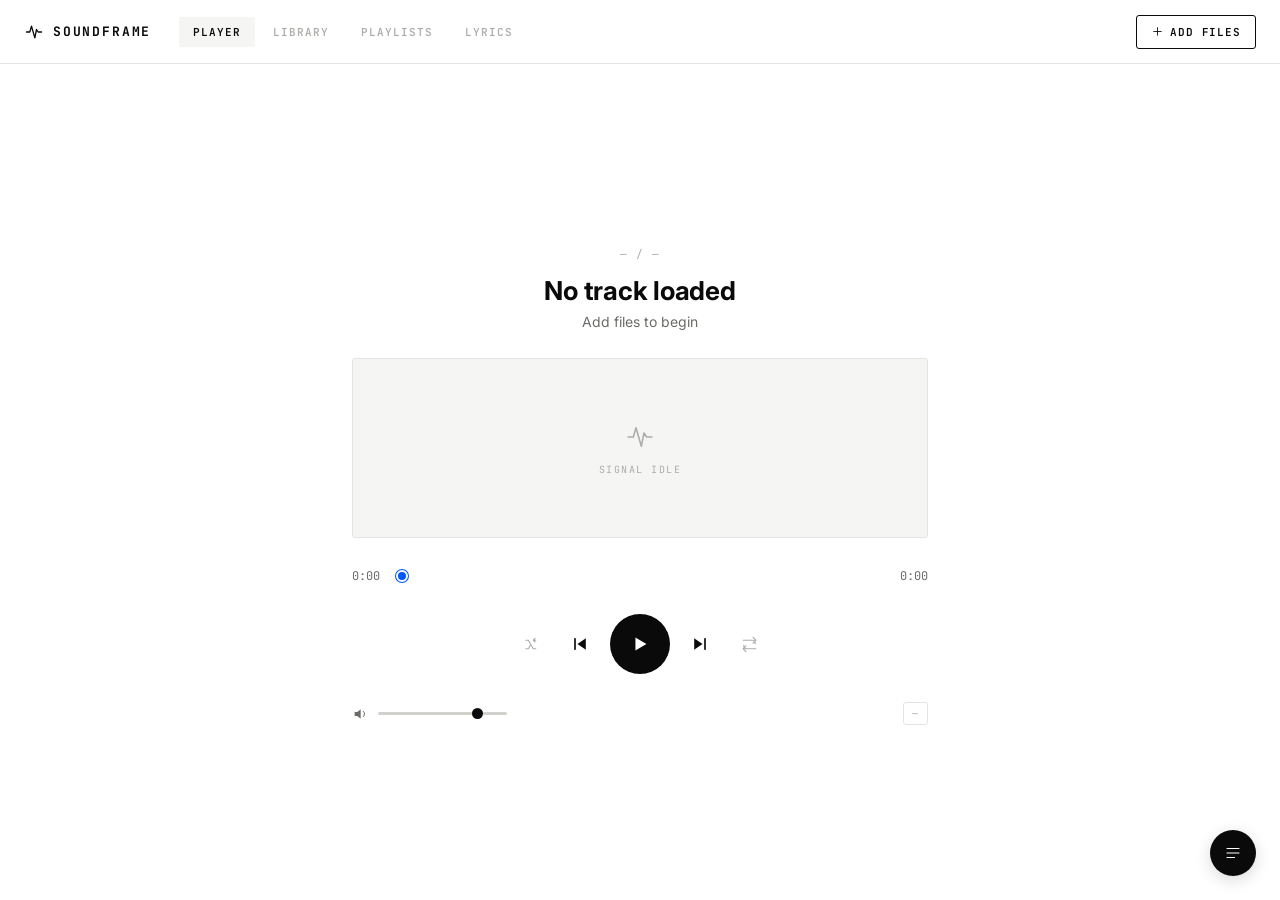
<file: soundframe/index.html>
<!DOCTYPE html>
<html lang="en">
<head>
<meta charset="UTF-8">
<meta name="viewport" content="width=device-width, initial-scale=1, viewport-fit=cover">
<title>Soundframe</title>
<meta name="description" content="A minimal, precise music player.">
<meta name="theme-color" content="#FFFFFF">
<link rel="manifest" href="manifest.json">
<link rel="icon" href="icons/icon-192.png">
<link rel="apple-touch-icon" href="icons/icon-192.png">
<meta name="apple-mobile-web-app-capable" content="yes">
<meta name="apple-mobile-web-app-status-bar-style" content="default">
<meta name="apple-mobile-web-app-title" content="Soundframe">
<link rel="preconnect" href="https://fonts.googleapis.com">
<link rel="preconnect" href="https://fonts.gstatic.com" crossorigin>
<link href="https://fonts.googleapis.com/css2?family=Inter:wght@400;500;600;700&family=JetBrains+Mono:wght@400;500;600;700&display=swap" rel="stylesheet">
<link rel="stylesheet" href="css/style.css">
</head>
<body>

<div class="app" id="app">

  <!-- ===== TOP BAR ===== -->
  <header class="topbar">
    <div class="brand">
      <svg class="brand-mark" viewBox="0 0 24 24" fill="none">
        <path d="M3 12 L7 12 L9 5 L13 19 L15 9 L17 12 L21 12" stroke="currentColor" stroke-width="1.6" stroke-linecap="round" stroke-linejoin="round"/>
      </svg>
      <span class="brand-name">SOUNDFRAME</span>
    </div>
    <nav class="topnav">
      <button class="navbtn active" data-view="player">PLAYER</button>
      <button class="navbtn" data-view="library">LIBRARY</button>
      <button class="navbtn" data-view="playlists">PLAYLISTS</button>
      <button class="navbtn" data-view="lyrics">LYRICS</button>
    </nav>
    <button class="add-btn" id="addFilesBtn" title="Add audio files">
      <svg viewBox="0 0 24 24" fill="none"><path d="M12 5V19M5 12H19" stroke="currentColor" stroke-width="1.6" stroke-linecap="round"/></svg>
      <span>ADD FILES</span>
    </button>
    <input type="file" id="fileInput" accept="audio/*" multiple hidden>
  </header>

  <!-- ===== MAIN ===== -->
  <main class="main">

    <!-- PLAYER VIEW -->
    <section class="view view-player active" id="view-player">

      <div class="stage">
        <div class="stage-meta">
          <div class="meta-index" id="metaIndex">— / —</div>
          <h1 class="track-title" id="trackTitle">No track loaded</h1>
          <div class="track-artist" id="trackArtist">Add files to begin</div>
        </div>

        <div class="visualizer-wrap">
          <canvas id="visualizer"></canvas>
          <div class="visualizer-empty" id="visualizerEmpty">
            <svg viewBox="0 0 24 24" fill="none"><path d="M3 12 L7 12 L9 5 L13 19 L15 9 L17 12 L21 12" stroke="currentColor" stroke-width="1.2" stroke-linecap="round" stroke-linejoin="round"/></svg>
            <span>SIGNAL IDLE</span>
          </div>
        </div>

        <div class="scrubber">
          <span class="time" id="timeCurrent">0:00</span>
          <div class="scrub-track" id="scrubTrack">
            <div class="scrub-fill" id="scrubFill"></div>
            <div class="scrub-handle" id="scrubHandle"></div>
          </div>
          <span class="time" id="timeTotal">0:00</span>
        </div>

        <div class="transport">
          <button class="tbtn tbtn-ghost" id="shuffleBtn" title="Shuffle">
            <svg viewBox="0 0 24 24" fill="none"><path d="M4 6h3.5l7 12H18M18 6h-3.5m0 0 2.5-2.5M14.5 6 17 8.5M4 18h3.5l2.6-4.5M18 18h-3.5l-1-1.7" stroke="currentColor" stroke-width="1.6" stroke-linecap="round" stroke-linejoin="round"/></svg>
          </button>
          <button class="tbtn" id="prevBtn" title="Previous">
            <svg viewBox="0 0 24 24" fill="none"><path d="M19 5 9 12l10 7V5Z" fill="currentColor"/><rect x="5" y="5" width="2" height="14" fill="currentColor"/></svg>
          </button>
          <button class="tbtn tbtn-main" id="playBtn" title="Play">
            <svg id="playIcon" viewBox="0 0 24 24" fill="none"><path d="M7 5v14l12-7L7 5Z" fill="currentColor"/></svg>
            <svg id="pauseIcon" viewBox="0 0 24 24" fill="none" style="display:none"><rect x="6" y="5" width="4" height="14" fill="currentColor"/><rect x="14" y="5" width="4" height="14" fill="currentColor"/></svg>
          </button>
          <button class="tbtn" id="nextBtn" title="Next">
            <svg viewBox="0 0 24 24" fill="none"><path d="M5 5l10 7-10 7V5Z" fill="currentColor"/><rect x="17" y="5" width="2" height="14" fill="currentColor"/></svg>
          </button>
          <button class="tbtn tbtn-ghost" id="repeatBtn" title="Repeat">
            <svg viewBox="0 0 24 24" fill="none"><path d="M17 2l4 4-4 4M7 22l-4-4 4-4M3 6h13a4 4 0 0 1 4 4v1M21 18H8a4 4 0 0 1-4-4v-1" stroke="currentColor" stroke-width="1.6" stroke-linecap="round" stroke-linejoin="round"/></svg>
          </button>
        </div>

        <div class="lower-row">
          <div class="vol-wrap">
            <svg viewBox="0 0 24 24" fill="none" class="vol-icon"><path d="M4 9v6h4l5 4V5L8 9H4Z" fill="currentColor"/><path d="M17 8a5 5 0 0 1 0 8" stroke="currentColor" stroke-width="1.5" stroke-linecap="round"/></svg>
            <input type="range" id="volumeSlider" min="0" max="100" value="80" class="vol-slider">
          </div>
          <div class="format-tag" id="formatTag">—</div>
        </div>
      </div>
    </section>

    <!-- LIBRARY VIEW -->
    <section class="view view-library" id="view-library">
      <div class="view-header">
        <h2>LIBRARY</h2>
        <span class="count-tag" id="libraryCount">0 TRACKS</span>
      </div>
      <div class="empty-state" id="libraryEmpty">
        <svg viewBox="0 0 24 24" fill="none"><path d="M9 18V5l12-2v13M9 18a3 3 0 1 1-6 0 3 3 0 0 1 6 0Zm12-2a3 3 0 1 1-6 0 3 3 0 0 1 6 0Z" stroke="currentColor" stroke-width="1.3"/></svg>
        <p>No tracks yet</p>
        <button class="empty-cta" id="emptyAddBtn">ADD AUDIO FILES</button>
      </div>
      <table class="track-table" id="trackTable" style="display:none">
        <thead>
          <tr><th class="col-idx">#</th><th>TITLE</th><th>ARTIST</th><th class="col-dur">TIME</th><th class="col-add"></th></tr>
        </thead>
        <tbody id="trackTableBody"></tbody>
      </table>
    </section>

    <!-- PLAYLISTS VIEW -->
    <section class="view view-playlists" id="view-playlists">
      <div class="view-header">
        <h2>PLAYLISTS</h2>
        <button class="empty-cta empty-cta-inline" id="newPlaylistBtn">+ NEW PLAYLIST</button>
      </div>
      <div class="playlist-grid" id="playlistGrid"></div>
      <div class="empty-state" id="playlistsEmpty">
        <svg viewBox="0 0 24 24" fill="none"><path d="M3 6h13M3 12h13M3 18h7M17 14v6m3-3h-6" stroke="currentColor" stroke-width="1.3" stroke-linecap="round"/></svg>
        <p>No playlists yet</p>
        <button class="empty-cta" id="emptyNewPlaylistBtn">CREATE PLAYLIST</button>
      </div>

      <div class="playlist-detail" id="playlistDetail" style="display:none">
        <button class="back-btn" id="playlistBackBtn">← ALL PLAYLISTS</button>
        <div class="view-header">
          <h2 id="playlistDetailName">—</h2>
          <span class="count-tag" id="playlistDetailCount">0 TRACKS</span>
        </div>
        <table class="track-table" id="playlistTrackTable">
          <thead><tr><th class="col-idx">#</th><th>TITLE</th><th>ARTIST</th><th class="col-dur">TIME</th><th class="col-add"></th></tr></thead>
          <tbody id="playlistTrackTableBody"></tbody>
        </table>
      </div>
    </section>

    <!-- LYRICS VIEW -->
    <section class="view view-lyrics" id="view-lyrics">
      <div class="view-header">
        <h2>LYRICS</h2>
        <span class="count-tag" id="lyricsTrackName">NO TRACK</span>
      </div>
      <div class="lyrics-body" id="lyricsBody">
        <div class="empty-state">
          <svg viewBox="0 0 24 24" fill="none"><path d="M4 4h16v16H4z" stroke="currentColor" stroke-width="1.2"/><path d="M8 8h8M8 12h8M8 16h4" stroke="currentColor" stroke-width="1.2" stroke-linecap="round"/></svg>
          <p>Paste lyrics for the current track</p>
        </div>
      </div>
      <textarea id="lyricsInput" class="lyrics-input" placeholder="Paste or type lyrics for the current track here..." style="display:none"></textarea>
      <div class="lyrics-actions" id="lyricsActions" style="display:none">
        <button class="tbtn-text" id="saveLyricsBtn">SAVE</button>
        <button class="tbtn-text tbtn-text-ghost" id="editLyricsBtn">EDIT</button>
      </div>
    </section>

  </main>

  <!-- ===== QUEUE DRAWER ===== -->
  <aside class="queue-drawer" id="queueDrawer">
    <div class="queue-header">
      <span>QUEUE</span>
      <button id="closeQueueBtn">
        <svg viewBox="0 0 24 24" fill="none"><path d="M6 6l12 12M18 6 6 18" stroke="currentColor" stroke-width="1.6" stroke-linecap="round"/></svg>
      </button>
    </div>
    <div class="queue-list" id="queueList"></div>
  </aside>
  <button class="queue-toggle" id="queueToggleBtn" title="Queue">
    <svg viewBox="0 0 24 24" fill="none"><path d="M4 6h16M4 12h16M4 18h10" stroke="currentColor" stroke-width="1.6" stroke-linecap="round"/></svg>
  </button>

  <!-- Toast -->
  <div class="toast" id="toast"></div>

  <!-- New playlist modal -->
  <div class="modal-backdrop" id="playlistModalBackdrop" style="display:none">
    <div class="modal">
      <h3>NEW PLAYLIST</h3>
      <input type="text" id="playlistNameInput" placeholder="Playlist name" maxlength="40">
      <div class="modal-actions">
        <button class="tbtn-text tbtn-text-ghost" id="playlistModalCancel">CANCEL</button>
        <button class="tbtn-text" id="playlistModalCreate">CREATE</button>
      </div>
    </div>
  </div>

</div>

<audio id="audioEl" preload="metadata"></audio>

<script src="js/db.js"></script>
<script src="js/app.js"></script>
</body>
</html>
</file>
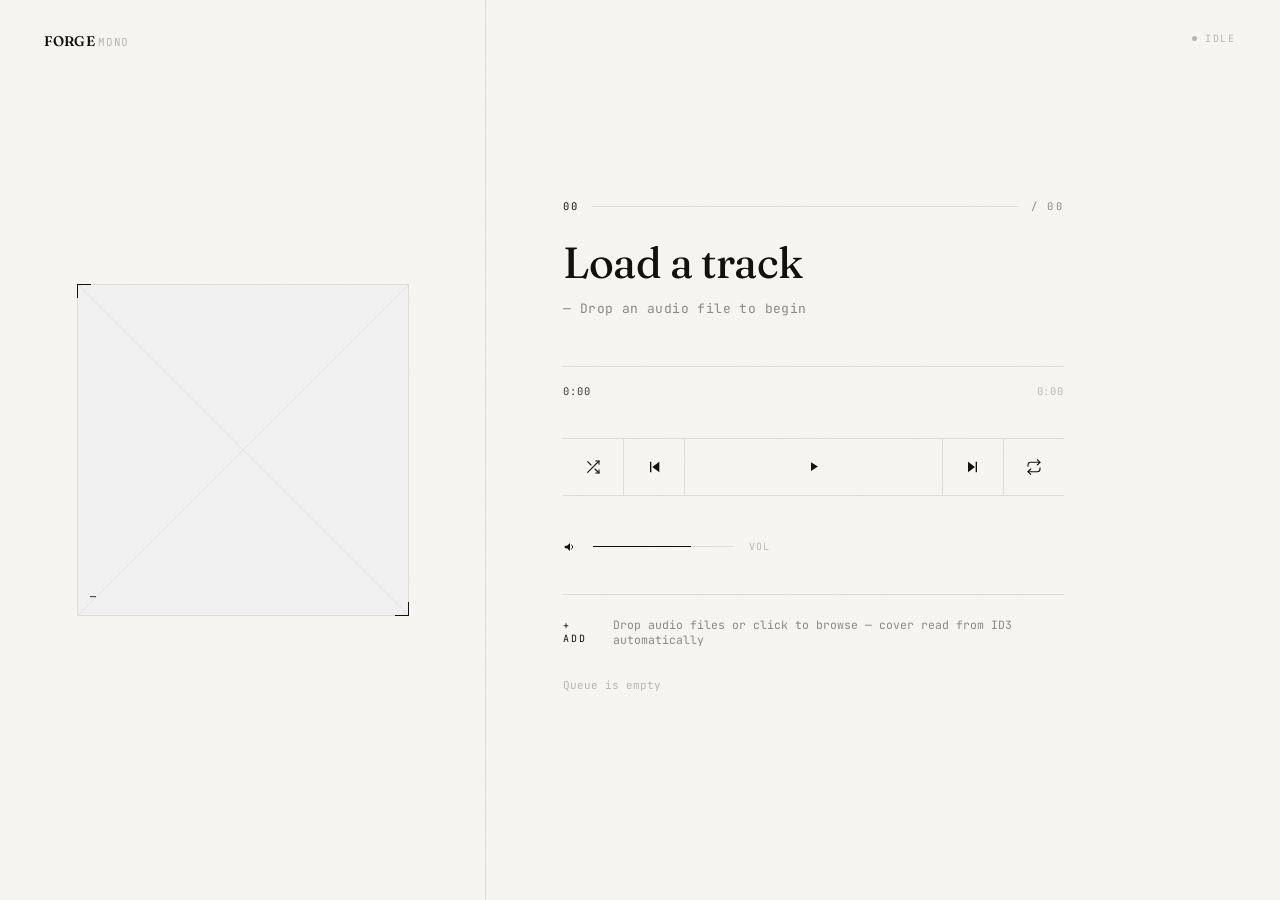
<file: music_player/forge-player-minimal.html>
<!DOCTYPE html>
<html lang="en">
<head>
<meta charset="UTF-8">
<meta name="viewport" content="width=device-width, initial-scale=1.0">
<title>FORGE // PLAYER — MONO</title>
<link rel="preconnect" href="https://fonts.googleapis.com">
<link href="https://fonts.googleapis.com/css2?family=Fraunces:opsz,wght@9..144,340;9..144,440;9..144,560&family=JetBrains+Mono:wght@300;400;500&display=swap" rel="stylesheet">
<style>
  :root{
    --paper:#f7f6f2;
    --paper-2:#efeee8;
    --ink:#111110;
    --ink-soft:#3a3936;
    --mid:#8a8886;
    --faint:#b8b6b0;
    --line:#dedcd6;
    --line-strong:#111110;
    --ease: cubic-bezier(.16,.84,.44,1);
  }

  *{ margin:0; padding:0; box-sizing:border-box; }

  html,body{
    height:100%;
    background:var(--paper);
    color:var(--ink);
    font-family:'JetBrains Mono',monospace;
    overflow:hidden;
    -webkit-font-smoothing:antialiased;
  }

  ::selection{ background: var(--ink); color: var(--paper); }

  /* subtle paper grain */
  body::before{
    content:'';
    position:fixed; inset:0; z-index:0;
    pointer-events:none;
    opacity:.4;
    mix-blend-mode:multiply;
    background-image:url("data:image/svg+xml,%3Csvg xmlns='http://www.w3.org/2000/svg' width='140' height='140'%3E%3Cfilter id='n'%3E%3CfeTurbulence type='fractalNoise' baseFrequency='0.85' numOctaves='2' stitchTiles='stitch'/%3E%3CfeColorMatrix type='matrix' values='0 0 0 0 0  0 0 0 0 0  0 0 0 0 0  0 0 0 0.02 0'/%3E%3C/filter%3E%3Crect width='100%25' height='100%25' filter='url(%23n)'/%3E%3C/svg%3E");
  }

  ::-webkit-scrollbar{ width:3px; }
  ::-webkit-scrollbar-track{ background:transparent; }
  ::-webkit-scrollbar-thumb{ background: var(--faint); }

  .shell{
    position:relative; z-index:1;
    height:100vh; width:100vw;
    display:grid;
    grid-template-columns: minmax(280px, 38vw) 1fr;
  }

  /* ---------- LEFT: COVER ---------- */
  .frame-col{
    display:flex; align-items:center; justify-content:center;
    padding: 8vh 6vw;
    border-right:1px solid var(--line);
  }

  .frame{
    position:relative;
    width:100%;
    max-width:420px;
    aspect-ratio: 1/1;
    background: var(--paper-2);
    border:1px solid var(--line);
  }

  .frame img{
    width:100%; height:100%;
    object-fit:cover;
    display:block;
    filter: grayscale(1) contrast(1.02);
    transition: filter 1.1s var(--ease);
  }

  .frame:hover img{
    filter: grayscale(0) contrast(1.02);
  }

  .frame::before{
    content:'';
    position:absolute; top:-1px; left:-1px; right:-1px; bottom:-1px;
    border:1px solid transparent;
    pointer-events:none;
  }

  .frame-corner{
    position:absolute;
    width:14px; height:14px;
    pointer-events:none;
  }
  .frame-corner.tl{ top:-1px; left:-1px; border-top:1px solid var(--ink); border-left:1px solid var(--ink); }
  .frame-corner.br{ bottom:-1px; right:-1px; border-bottom:1px solid var(--ink); border-right:1px solid var(--ink); }

  .frame-index{
    position:absolute; bottom:12px; left:12px;
    font-size:10px; letter-spacing:.14em;
    color: var(--paper);
    mix-blend-mode: difference;
  }

  /* ---------- RIGHT: CONSOLE ---------- */
  .console{
    height:100%;
    display:flex; flex-direction:column;
    justify-content:center;
    padding: 0 8vw 0 6vw;
    max-width:680px;
  }

  .row-line{
    display:flex; align-items:center; gap:12px;
    font-size:10.5px; letter-spacing:.22em; text-transform:uppercase;
    color: var(--mid);
    margin-bottom:26px;
  }
  .row-line .num{ color:var(--ink); }
  .row-line .rule{ flex:1; height:1px; background:var(--line); }

  .meta-block{ margin-bottom:44px; }

  .track-title{
    font-family:'Fraunces', serif;
    font-weight:440;
    font-optical-sizing:auto;
    font-size: clamp(32px, 3.4vw, 54px);
    line-height:1.08;
    letter-spacing:-.01em;
    color:var(--ink);
  }

  .track-artist{
    margin-top:14px;
    font-size:13px;
    letter-spacing:.03em;
    color: var(--mid);
  }
  .track-artist::before{ content:'— '; }

  /* progress */
  .progress-row{ margin-bottom:40px; }

  .progress-track{
    position:relative;
    width:100%; height:12px;
    cursor:pointer;
    display:flex; align-items:center;
  }
  .progress-track .base{
    position:absolute; left:0; right:0;
    height:1px;
    background: var(--line);
  }
  .progress-track .base.filled{
    height:1px;
    background: var(--ink);
    width:0%;
    transition: height .18s ease;
  }
  .progress-track:hover .base.filled{ height:2px; }

  .progress-knob{
    position:absolute; top:50%; left:0%;
    width:7px; height:7px;
    background:var(--ink);
    border-radius:50%;
    transform:translate(-50%,-50%);
    opacity:0;
    transition: opacity .2s ease;
  }
  .progress-track:hover .progress-knob{ opacity:1; }

  .time-row{
    display:flex; justify-content:space-between;
    margin-top:11px;
    font-size:10.5px; letter-spacing:.08em;
    color: var(--faint);
  }
  .time-row #timeCurrent{ color:var(--ink-soft); }

  /* controls */
  .controls{
    display:flex; align-items:center; gap:0;
    margin-bottom:44px;
    border-top:1px solid var(--line);
    border-bottom:1px solid var(--line);
  }

  .btn{
    background:none; border:none; cursor:pointer;
    color: var(--ink);
    display:flex; align-items:center; justify-content:center;
    padding:20px 22px;
    position:relative;
    transition: color .2s ease;
  }
  .btn + .btn{ border-left:1px solid var(--line); }
  .btn:hover{ color:var(--ink); }
  .btn:hover::after{
    content:'';
    position:absolute; inset:0;
    background: var(--ink);
    opacity:.04;
  }
  .btn svg{ width:16px; height:16px; }
  .btn.active{ background: var(--ink); color: var(--paper); }
  .btn.active:hover::after{ display:none; }

  .btn-play{ flex:1.4; }
  .btn-play svg{ width:15px; height:15px; }

  .spacer-flex{ flex:1; }

  /* volume */
  .vol-row{
    display:flex; align-items:center; gap:16px;
    margin-bottom:40px;
  }
  .vol-row .btn{ padding:0; border:none; }
  .vol-row .btn svg{ width:14px; height:14px; }
  .vol-track{
    position:relative; width:140px; height:1px;
    background: var(--line); cursor:pointer;
  }
  .vol-fill{
    position:absolute; top:0; left:0; height:100%;
    width:70%; background: var(--ink);
  }
  .vol-label{ font-size:10px; letter-spacing:.1em; color:var(--faint); }

  /* upload */
  .drop-zone{
    border-top:1px solid var(--line);
    padding:22px 0 14px;
    display:flex; align-items:baseline; gap:14px;
    cursor:pointer;
    margin-bottom:8px;
  }
  .drop-zone .dz-mark{
    font-size:10px; letter-spacing:.18em; color:var(--ink);
    text-transform:uppercase;
  }
  .drop-zone .dz-text{ font-size:11.5px; color:var(--mid); }
  .drop-zone:hover .dz-mark{ color:var(--mid); }
  .drop-zone.dragover{ background: var(--paper-2); }

  .queue{
    max-height:130px;
    overflow-y:auto;
  }

  .queue-item{
    display:flex; align-items:baseline; gap:16px;
    padding:9px 0;
    cursor:pointer;
    font-size:12px;
    color: var(--mid);
    border-bottom:1px solid var(--line);
    transition: color .15s ease, padding-left .18s ease;
  }
  .queue-item:hover{ color:var(--ink); padding-left:6px; }
  .queue-item.active{ color:var(--ink); }
  .queue-item.active .qi-idx{ color:var(--ink); }
  .queue-item .qi-idx{ font-size:10px; color:var(--faint); width:18px; flex-shrink:0; }
  .queue-item .qi-name{ flex:1; overflow:hidden; text-overflow:ellipsis; white-space:nowrap; }
  .queue-item.active .qi-name::before{ content:'▸ '; }

  .empty-lib{
    font-size:11px; color:var(--faint); padding:9px 0;
  }

  /* status */
  .status-pill{
    position:fixed; top:32px; right:44px; z-index:5;
    font-size:10px; letter-spacing:.18em; text-transform:uppercase;
    color:var(--faint);
    display:flex; align-items:center; gap:8px;
  }
  .status-pill .pulse-dot{
    width:5px;height:5px; border-radius:50%;
    background:var(--faint);
  }
  .status-pill.live{ color:var(--ink); }
  .status-pill.live .pulse-dot{ background:var(--ink); }

  .brand{
    position:fixed; top:32px; left:44px; z-index:5;
    font-family:'Fraunces', serif;
    font-weight:560;
    font-size:14px;
    letter-spacing:.01em;
    color: var(--ink);
  }
  .brand span{ color:var(--faint); font-family:'JetBrains Mono',monospace; font-weight:400; font-size:11px; letter-spacing:.08em; }

  @media (max-width: 880px){
    .shell{ grid-template-columns:1fr; grid-template-rows:auto 1fr; }
    .frame-col{ border-right:none; border-bottom:1px solid var(--line); padding:90px 8vw 30px; }
    .frame{ max-width:260px; }
    .console{ padding: 30px 8vw 40px; max-width:none; }
    .track-title{ font-size:clamp(26px,7vw,36px); }
  }

  @media (prefers-reduced-motion: reduce){
    *{ transition:none !important; }
  }

  audio{ display:none; }
</style>
</head>
<body>

<div class="brand">FORGE <span>MONO</span></div>
<div class="status-pill" id="statusPill"><div class="pulse-dot"></div><span id="statusText">IDLE</span></div>

<div class="shell">

  <div class="frame-col">
    <div class="frame" id="frame">
      <img id="coverImg" src="" alt="cover art" crossorigin="anonymous">
      <div class="frame-corner tl"></div>
      <div class="frame-corner br"></div>
      <div class="frame-index" id="frameIndex">—</div>
    </div>
  </div>

  <div class="console">

    <div class="row-line"><span class="num" id="trackNum">00</span><span class="rule"></span><span id="trackTotal">/ 00</span></div>

    <div class="meta-block">
      <div class="track-title" id="trackTitle">Load a track</div>
      <div class="track-artist" id="trackArtist">Drop an audio file to begin</div>
    </div>

    <div class="progress-row">
      <div class="progress-track" id="progressTrack">
        <div class="base"></div>
        <div class="base filled" id="progressFill"></div>
        <div class="progress-knob" id="progressKnob"></div>
      </div>
      <div class="time-row">
        <span id="timeCurrent">0:00</span>
        <span id="timeDuration">0:00</span>
      </div>
    </div>

    <div class="controls">
      <button class="btn" id="shuffleBtn" title="Shuffle">
        <svg viewBox="0 0 24 24" fill="none" stroke="currentColor" stroke-width="1.6" stroke-linecap="round" stroke-linejoin="round"><polyline points="16 3 21 3 21 8"/><line x1="4" y1="20" x2="21" y2="3"/><polyline points="21 16 21 21 16 21"/><line x1="15" y1="15" x2="21" y2="21"/><line x1="4" y1="4" x2="9" y2="9"/></svg>
      </button>
      <button class="btn" id="prevBtn" title="Previous">
        <svg viewBox="0 0 24 24" fill="currentColor"><path d="M6 4h2v16H6zm3.5 8L20 4v16z"/></svg>
      </button>
      <button class="btn btn-play" id="playBtn" title="Play/Pause">
        <svg id="playIcon" viewBox="0 0 24 24" fill="currentColor"><path d="M8 5v14l11-7z"/></svg>
      </button>
      <button class="btn" id="nextBtn" title="Next">
        <svg viewBox="0 0 24 24" fill="currentColor"><path d="M18 4h-2v16h2zM4.5 4L15 12 4.5 20z"/></svg>
      </button>
      <button class="btn" id="repeatBtn" title="Repeat">
        <svg viewBox="0 0 24 24" fill="none" stroke="currentColor" stroke-width="1.6" stroke-linecap="round" stroke-linejoin="round"><polyline points="17 1 21 5 17 9"/><path d="M3 11V9a4 4 0 0 1 4-4h14"/><polyline points="7 23 3 19 7 15"/><path d="M21 13v2a4 4 0 0 1-4 4H3"/></svg>
      </button>
    </div>

    <div class="vol-row">
      <button class="btn" id="muteBtn">
        <svg id="volIcon" viewBox="0 0 24 24" fill="currentColor"><path d="M3 10v4h4l5 5V5L7 10H3z"/><path d="M14.5 8.5a4 4 0 0 1 0 7" stroke="currentColor" stroke-width="1.6" fill="none" stroke-linecap="round"/></svg>
      </button>
      <div class="vol-track" id="volTrack"><div class="vol-fill" id="volFill"></div></div>
      <div class="vol-label">VOL</div>
    </div>

    <div class="drop-zone" id="dropZone">
      <span class="dz-mark">+ ADD</span>
      <span class="dz-text">Drop audio files or click to browse — cover read from ID3 automatically</span>
      <input type="file" id="fileInput" accept="audio/*" multiple style="display:none">
    </div>

    <div class="queue" id="queue">
      <div class="empty-lib">Queue is empty</div>
    </div>

  </div>
</div>

<audio id="audio" crossorigin="anonymous"></audio>

<script>
(() => {
  const audio        = document.getElementById('audio');
  const frame          = document.getElementById('frame');
  const coverImg         = document.getElementById('coverImg');
  const frameIndex          = document.getElementById('frameIndex');
  const trackTitle             = document.getElementById('trackTitle');
  const trackArtist               = document.getElementById('trackArtist');
  const trackNum                     = document.getElementById('trackNum');
  const trackTotal                    = document.getElementById('trackTotal');
  const statusPill                       = document.getElementById('statusPill');
  const statusText                        = document.getElementById('statusText');
  const playBtn                              = document.getElementById('playBtn');
  const playIcon                                = document.getElementById('playIcon');
  const prevBtn                                    = document.getElementById('prevBtn');
  const nextBtn                                       = document.getElementById('nextBtn');
  const shuffleBtn                                       = document.getElementById('shuffleBtn');
  const repeatBtn                                          = document.getElementById('repeatBtn');
  const progressTrack                                        = document.getElementById('progressTrack');
  const progressFill                                            = document.getElementById('progressFill');
  const progressKnob                                               = document.getElementById('progressKnob');
  const timeCurrent                                                   = document.getElementById('timeCurrent');
  const timeDuration                                                     = document.getElementById('timeDuration');
  const volTrack                                                            = document.getElementById('volTrack');
  const volFill                                                                = document.getElementById('volFill');
  const muteBtn                                                                   = document.getElementById('muteBtn');
  const dropZone                                                                     = document.getElementById('dropZone');
  const fileInput                                                                       = document.getElementById('fileInput');
  const queueEl                                                                            = document.getElementById('queue');

  let library = [];
  let currentIndex = -1;
  let isShuffled = false;
  let repeatMode = 0;
  let isDraggingProgress = false;

  const PLACEHOLDER_COVER = "data:image/svg+xml,%3Csvg xmlns='http://www.w3.org/2000/svg' width='400' height='400'%3E%3Crect width='400' height='400' fill='%23efeee8'/%3E%3Cline x1='0' y1='0' x2='400' y2='400' stroke='%23dedcd6' stroke-width='1'/%3E%3Cline x1='400' y1='0' x2='0' y2='400' stroke='%23dedcd6' stroke-width='1'/%3E%3C/svg%3E";
  coverImg.src = PLACEHOLDER_COVER;

  /* ---------- ID3 cover / metadata ---------- */
  function readID3Cover(file){
    return new Promise((resolve)=>{
      const reader = new FileReader();
      reader.onload = (e)=>{
        try{
          const buf = new Uint8Array(e.target.result);
          if(!(buf[0]===0x49 && buf[1]===0x44 && buf[2]===0x33)){ resolve(null); return; }
          const size = ((buf[6]&0x7f)<<21)|((buf[7]&0x7f)<<14)|((buf[8]&0x7f)<<7)|(buf[9]&0x7f);
          let offset = 10;
          const end = 10 + size;
          let title=null, artist=null, coverBlob=null;

          while(offset < end && offset < buf.length - 10){
            const frameId = String.fromCharCode(buf[offset],buf[offset+1],buf[offset+2],buf[offset+3]);
            const frameSize = (buf[offset+4]<<24)|(buf[offset+5]<<16)|(buf[offset+6]<<8)|buf[offset+7];
            if(frameSize <= 0 || !/^[A-Z0-9]{4}$/.test(frameId)) break;
            const frameStart = offset + 10;

            if(frameId === 'APIC'){
              let p = frameStart;
              p++; // encoding
              let mimeEnd = p;
              while(buf[mimeEnd] !== 0 && mimeEnd < frameStart+frameSize) mimeEnd++;
              const mime = new TextDecoder().decode(buf.slice(p, mimeEnd));
              p = mimeEnd + 1;
              p++; // picture type
              let descEnd = p;
              while(buf[descEnd] !== 0 && descEnd < frameStart+frameSize) descEnd++;
              p = descEnd + 1;
              const imgData = buf.slice(p, frameStart + frameSize);
              coverBlob = new Blob([imgData], {type: mime || 'image/jpeg'});
            } else if(frameId === 'TIT2'){
              title = decodeText(buf, frameStart, frameSize);
            } else if(frameId === 'TPE1'){
              artist = decodeText(buf, frameStart, frameSize);
            }
            offset = frameStart + frameSize;
          }
          resolve({title, artist, coverUrl: coverBlob ? URL.createObjectURL(coverBlob) : null});
        } catch(err){ resolve(null); }
      };
      reader.onerror = ()=> resolve(null);
      reader.readAsArrayBuffer(file.slice(0, 2_500_000));
    });
  }

  function decodeText(buf, start, len){
    const encByte = buf[start];
    let bytes = buf.slice(start+1, start+len);
    try{
      if(encByte === 1 || encByte === 2){
        return new TextDecoder('utf-16').decode(bytes).replace(/\u0000/g,'').trim();
      }
      return new TextDecoder('utf-8').decode(bytes).replace(/\u0000/g,'').trim();
    } catch(e){ return ''; }
  }

  function formatTime(sec){
    if(!isFinite(sec) || sec < 0) sec = 0;
    const m = Math.floor(sec/60);
    const s = Math.floor(sec%60).toString().padStart(2,'0');
    return `${m}:${s}`;
  }

  function niceNameFromFile(filename){
    return filename.replace(/\.[^/.]+$/, '').replace(/[_]+/g,' ').trim();
  }

  function escapeHtml(s){
    const d = document.createElement('div');
    d.textContent = s;
    return d.innerHTML;
  }

  /* ---------- library / queue ---------- */
  async function addFiles(fileList){
    const files = Array.from(fileList).filter(f=>f.type.startsWith('audio/') || /\.(mp3|wav|ogg|m4a|flac)$/i.test(f.name));
    for(const file of files){
      const url = URL.createObjectURL(file);
      const id3 = await readID3Cover(file);
      const guessed = niceNameFromFile(file.name);
      let title = id3?.title || guessed;
      let artist = id3?.artist || 'Unknown Artist';
      library.push({ name:file.name, title, artist, url, coverUrl: id3?.coverUrl || null });
    }
    renderQueue();
    if(currentIndex === -1 && library.length > 0){
      loadTrack(0);
    } else {
      trackTotal.textContent = '/ ' + library.length.toString().padStart(2,'0');
    }
  }

  function renderQueue(){
    if(library.length === 0){
      queueEl.innerHTML = `<div class="empty-lib">Queue is empty</div>`;
      return;
    }
    queueEl.innerHTML = library.map((t,i)=>`
      <div class="queue-item ${i===currentIndex?'active':''}" data-index="${i}">
        <span class="qi-idx">${(i+1).toString().padStart(2,'0')}</span>
        <span class="qi-name">${escapeHtml(t.title)} — ${escapeHtml(t.artist)}</span>
      </div>
    `).join('');
    queueEl.querySelectorAll('.queue-item').forEach(el=>{
      el.addEventListener('click', ()=> loadTrack(parseInt(el.dataset.index)));
    });
  }

  async function loadTrack(index, autoplay = true){
    if(index < 0 || index >= library.length) return;
    currentIndex = index;
    const track = library[index];
    audio.src = track.url;
    trackTitle.textContent = track.title;
    trackArtist.textContent = track.artist;
    trackNum.textContent = (index+1).toString().padStart(2,'0');
    trackTotal.textContent = '/ ' + library.length.toString().padStart(2,'0');
    frameIndex.textContent = (index+1).toString().padStart(2,'0');

    coverImg.src = track.coverUrl || PLACEHOLDER_COVER;
    renderQueue();

    if(autoplay){
      try{ await audio.play(); } catch(e){}
    }
  }

  /* ---------- playback ---------- */
  function setPlayingUI(playing){
    statusPill.classList.toggle('live', playing);
    statusText.textContent = playing ? 'PLAYING' : (audio.src ? 'PAUSED' : 'IDLE');
    playIcon.innerHTML = playing
      ? '<rect x="6" y="5" width="4" height="14"/><rect x="14" y="5" width="4" height="14"/>'
      : '<path d="M8 5v14l11-7z"/>';
  }

  async function togglePlay(){
    if(!audio.src){ fileInput.click(); return; }
    if(audio.paused){ await audio.play(); } else { audio.pause(); }
  }

  function playNext(){
    if(library.length === 0) return;
    let nextIdx = isShuffled ? Math.floor(Math.random()*library.length) : (currentIndex + 1) % library.length;
    loadTrack(nextIdx);
  }
  function playPrev(){
    if(library.length === 0) return;
    if(audio.currentTime > 3){ audio.currentTime = 0; return; }
    let prevIdx = isShuffled ? Math.floor(Math.random()*library.length) : (currentIndex - 1 + library.length) % library.length;
    loadTrack(prevIdx);
  }

  audio.addEventListener('play', ()=> setPlayingUI(true));
  audio.addEventListener('pause', ()=> setPlayingUI(false));
  audio.addEventListener('ended', ()=>{
    if(repeatMode === 2){ audio.currentTime = 0; audio.play(); }
    else if(repeatMode === 1 || currentIndex < library.length - 1){ playNext(); }
    else { setPlayingUI(false); }
  });
  audio.addEventListener('timeupdate', ()=>{
    if(isDraggingProgress) return;
    const pct = audio.duration ? (audio.currentTime/audio.duration)*100 : 0;
    progressFill.style.width = pct + '%';
    progressKnob.style.left = pct + '%';
    timeCurrent.textContent = formatTime(audio.currentTime);
  });
  audio.addEventListener('loadedmetadata', ()=>{
    timeDuration.textContent = formatTime(audio.duration);
  });

  playBtn.addEventListener('click', togglePlay);
  nextBtn.addEventListener('click', playNext);
  prevBtn.addEventListener('click', playPrev);

  shuffleBtn.addEventListener('click', ()=>{
    isShuffled = !isShuffled;
    shuffleBtn.classList.toggle('active', isShuffled);
  });
  repeatBtn.addEventListener('click', ()=>{
    repeatMode = (repeatMode + 1) % 3;
    repeatBtn.classList.toggle('active', repeatMode !== 0);
    repeatBtn.title = repeatMode===0 ? 'Repeat off' : repeatMode===1 ? 'Repeat all' : 'Repeat one';
  });

  function scrubTo(clientX){
    const rect = progressTrack.getBoundingClientRect();
    const pct = Math.min(1, Math.max(0, (clientX - rect.left)/rect.width));
    progressFill.style.width = (pct*100)+'%';
    progressKnob.style.left = (pct*100)+'%';
    if(audio.duration) audio.currentTime = pct * audio.duration;
  }
  progressTrack.addEventListener('mousedown', (e)=>{ isDraggingProgress = true; scrubTo(e.clientX); });
  window.addEventListener('mousemove', (e)=>{ if(isDraggingProgress) scrubTo(e.clientX); });
  window.addEventListener('mouseup', ()=>{ isDraggingProgress = false; });
  progressTrack.addEventListener('touchstart', (e)=>{ isDraggingProgress = true; scrubTo(e.touches[0].clientX); });
  progressTrack.addEventListener('touchmove', (e)=>{ if(isDraggingProgress) scrubTo(e.touches[0].clientX); });
  progressTrack.addEventListener('touchend', ()=>{ isDraggingProgress = false; });

  let lastVolume = 0.7;
  audio.volume = lastVolume;
  volFill.style.width = (lastVolume*100)+'%';

  function setVolume(clientX){
    const rect = volTrack.getBoundingClientRect();
    const pct = Math.min(1, Math.max(0, (clientX - rect.left)/rect.width));
    audio.volume = pct;
    volFill.style.width = (pct*100)+'%';
    updateVolIcon(pct);
  }
  function updateVolIcon(vol){
    const svg = document.getElementById('volIcon');
    if(vol === 0){
      svg.innerHTML = '<path d="M3 10v4h4l5 5V5L7 10H3z"/><line x1="16" y1="9" x2="22" y2="15" stroke="currentColor" stroke-width="1.6"/><line x1="22" y1="9" x2="16" y2="15" stroke="currentColor" stroke-width="1.6"/>';
    } else {
      svg.innerHTML = '<path d="M3 10v4h4l5 5V5L7 10H3z"/><path d="M14.5 8.5a4 4 0 0 1 0 7" stroke="currentColor" stroke-width="1.6" fill="none" stroke-linecap="round"/>';
    }
  }
  let draggingVol = false;
  volTrack.addEventListener('mousedown', (e)=>{ draggingVol = true; setVolume(e.clientX); });
  window.addEventListener('mousemove', (e)=>{ if(draggingVol) setVolume(e.clientX); });
  window.addEventListener('mouseup', ()=> draggingVol = false);

  muteBtn.addEventListener('click', ()=>{
    if(audio.volume > 0){
      lastVolume = audio.volume;
      audio.volume = 0; volFill.style.width = '0%'; updateVolIcon(0);
    } else {
      audio.volume = lastVolume; volFill.style.width = (lastVolume*100)+'%'; updateVolIcon(lastVolume);
    }
  });

  dropZone.addEventListener('click', ()=> fileInput.click());
  fileInput.addEventListener('change', (e)=> addFiles(e.target.files));
  ['dragenter','dragover'].forEach(evt=>{
    dropZone.addEventListener(evt, (e)=>{ e.preventDefault(); dropZone.classList.add('dragover'); });
  });
  ['dragleave','drop'].forEach(evt=>{
    dropZone.addEventListener(evt, (e)=>{ e.preventDefault(); dropZone.classList.remove('dragover'); });
  });
  dropZone.addEventListener('drop', (e)=>{
    if(e.dataTransfer.files.length) addFiles(e.dataTransfer.files);
  });
  window.addEventListener('dragover', (e)=> e.preventDefault());
  window.addEventListener('drop', (e)=> e.preventDefault());

  window.addEventListener('keydown', (e)=>{
    if(e.target.tagName === 'INPUT') return;
    if(e.code === 'Space'){ e.preventDefault(); togglePlay(); }
    else if(e.code === 'ArrowRight'){ playNext(); }
    else if(e.code === 'ArrowLeft'){ playPrev(); }
  });

  setPlayingUI(false);
})();
</script>
</body>
</html>
</file>
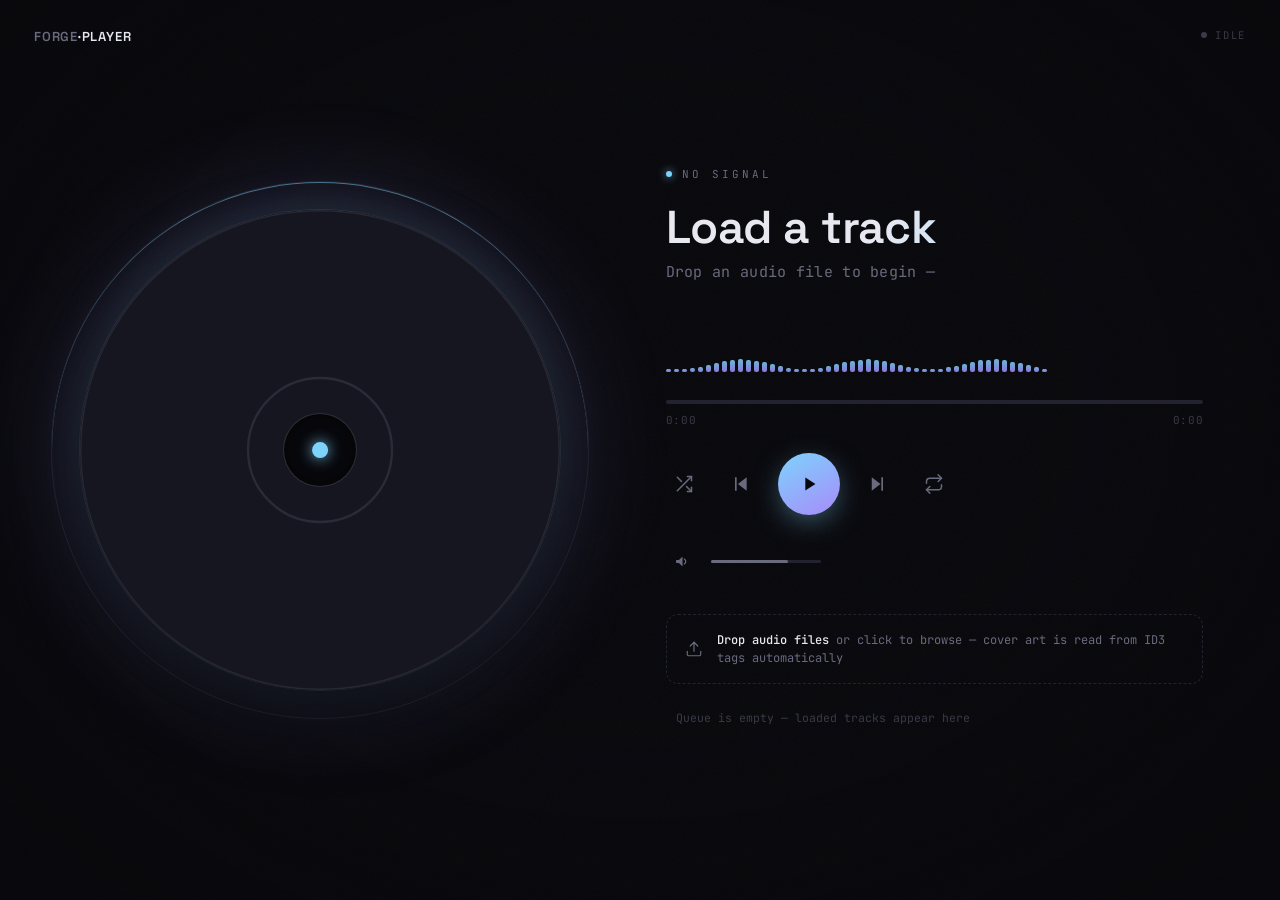
<file: music_player/forge-player.html>
<!DOCTYPE html>
<html lang="en">
<head>
<meta charset="UTF-8">
<meta name="viewport" content="width=device-width, initial-scale=1.0">
<title>FORGE // PLAYER</title>
<link rel="preconnect" href="https://fonts.googleapis.com">
<link href="https://fonts.googleapis.com/css2?family=Space+Grotesk:wght@300;400;500;600;700&family=JetBrains+Mono:wght@300;400;500;600&display=swap" rel="stylesheet">
<style>
  :root{
    --bg:#08080c;
    --surface:#101018;
    --surface-2:#161620;
    --line:#232330;
    --text:#e8e8f0;
    --text-dim:#6a6a7e;
    --text-faint:#3a3a48;

    /* dynamic theme — replaced at runtime from cover art */
    --accent:#7dd3fc;
    --accent-2:#a78bfa;
    --accent-3:#f472b6;
    --accent-glow: 125,211,252;
    --accent-glow-2: 167,139,250;

    --ease: cubic-bezier(.16,.84,.44,1);
  }

  *{margin:0;padding:0;box-sizing:border-box;}

  html,body{
    height:100%;
    background:var(--bg);
    color:var(--text);
    font-family:'JetBrains Mono',monospace;
    overflow:hidden;
    -webkit-font-smoothing:antialiased;
  }

  ::selection{ background: rgba(var(--accent-glow),.3); }

  ::-webkit-scrollbar{ width:6px; }
  ::-webkit-scrollbar-track{ background:transparent; }
  ::-webkit-scrollbar-thumb{ background: rgba(var(--accent-glow),.4); border-radius:4px; }

  /* ---------- BACKDROP ---------- */
  #bg-canvas{
    position:fixed; inset:0; width:100%; height:100%;
    z-index:0;
    filter: blur(90px) saturate(1.4);
    opacity:.55;
    transition: opacity 1.2s var(--ease);
  }

  .noise-overlay{
    position:fixed; inset:0; z-index:1;
    pointer-events:none;
    opacity:.035;
    background-image:url("data:image/svg+xml,%3Csvg xmlns='http://www.w3.org/2000/svg' width='120' height='120'%3E%3Cfilter id='n'%3E%3CfeTurbulence type='fractalNoise' baseFrequency='0.9' numOctaves='2' stitchTiles='stitch'/%3E%3C/filter%3E%3Crect width='100%25' height='100%25' filter='url(%23n)'/%3E%3C/svg%3E");
  }

  .vignette{
    position:fixed; inset:0; z-index:2; pointer-events:none;
    background: radial-gradient(ellipse at 50% 45%, transparent 0%, transparent 40%, rgba(8,8,12,.75) 100%);
  }

  /* ---------- SHELL ---------- */
  .shell{
    position:relative; z-index:3;
    height:100vh; width:100vw;
    display:grid;
    grid-template-columns: 1fr 1fr;
    align-items:center;
  }

  /* ---------- LEFT : DISC ---------- */
  .stage{
    display:flex; align-items:center; justify-content:center;
    position:relative;
    height:100%;
  }

  .disc-wrap{
    position:relative;
    width:min(46vw, 480px);
    height:min(46vw, 480px);
  }

  .disc-glow{
    position:absolute; inset:-18%;
    border-radius:50%;
    background: radial-gradient(circle, rgba(var(--accent-glow),.35) 0%, rgba(var(--accent-glow-2),.12) 45%, transparent 72%);
    filter: blur(20px);
    transition: background 1s var(--ease);
    animation: pulse 4.5s ease-in-out infinite;
  }

  @keyframes pulse{
    0%,100%{ transform:scale(1); opacity:.85; }
    50%{ transform:scale(1.06); opacity:1; }
  }

  .disc{
    position:absolute; inset:0;
    border-radius:50%;
    overflow:hidden;
    box-shadow:
      0 0 0 1px rgba(255,255,255,.06),
      0 30px 80px -20px rgba(0,0,0,.8),
      0 0 60px -10px rgba(var(--accent-glow),.25);
    animation: spin 24s linear infinite;
    animation-play-state: paused;
    background: var(--surface-2);
  }

  .disc.playing{ animation-play-state: running; }

  @keyframes spin{ to{ transform: rotate(360deg); } }

  .disc img{
    width:100%; height:100%; object-fit:cover;
    display:block;
  }

  .disc::after{
    content:'';
    position:absolute; inset:0;
    border-radius:50%;
    box-shadow: inset 0 0 0 1.5px rgba(255,255,255,.08);
  }

  .disc-center{
    position:absolute; top:50%; left:50%;
    width:15%; height:15%;
    transform:translate(-50%,-50%);
    border-radius:50%;
    background: var(--bg);
    box-shadow: 0 0 0 1px rgba(255,255,255,.1), inset 0 0 12px rgba(0,0,0,.6);
    z-index:2;
  }
  .disc-center::after{
    content:'';
    position:absolute; top:50%; left:50%;
    width:22%; height:22%;
    transform:translate(-50%,-50%);
    border-radius:50%;
    background: var(--accent);
    transition: background 1s var(--ease);
    box-shadow: 0 0 14px rgba(var(--accent-glow),.9);
  }

  .stage-ring{
    position:absolute; inset:-6%;
    border-radius:50%;
    border:1px solid var(--line);
    pointer-events:none;
  }

  .stage-ring::before{
    content:'';
    position:absolute; inset:0;
    border-radius:50%;
    border-top:1px solid rgba(var(--accent-glow),.5);
    animation: spin 6s linear infinite;
  }

  /* ---------- RIGHT : CONSOLE ---------- */
  .console{
    height:100%;
    display:flex; flex-direction:column;
    justify-content:center;
    padding: 0 6vw 0 2vw;
    max-width:640px;
  }

  .eyebrow{
    font-size:11px;
    letter-spacing:.28em;
    color: var(--text-dim);
    text-transform:uppercase;
    display:flex; align-items:center; gap:10px;
    margin-bottom:22px;
    opacity:0;
    animation: rise .7s var(--ease) forwards .1s;
  }
  .eyebrow .dot{
    width:6px; height:6px; border-radius:50%;
    background: var(--accent);
    box-shadow:0 0 8px rgba(var(--accent-glow),.9);
    transition: background 1s var(--ease);
  }

  .meta-block{ margin-bottom:34px; }

  .track-title{
    font-family:'Space Grotesk',sans-serif;
    font-weight:600;
    font-size: clamp(30px, 3.6vw, 50px);
    line-height:1.05;
    letter-spacing:-.01em;
    background: linear-gradient(120deg, var(--text) 40%, rgba(var(--accent-glow),1) 100%);
    -webkit-background-clip:text;
    background-clip:text;
    color:transparent;
    transition: background 1s var(--ease);
    opacity:0;
    animation: rise .7s var(--ease) forwards .18s;
  }

  .track-artist{
    margin-top:10px;
    font-size:15px;
    color: var(--text-dim);
    letter-spacing:.02em;
    opacity:0;
    animation: rise .7s var(--ease) forwards .26s;
  }

  .track-artist span{ color:var(--text); }

  @keyframes rise{
    from{ opacity:0; transform:translateY(14px); }
    to{ opacity:1; transform:translateY(0); }
  }

  /* visualizer bars */
  .viz{
    height:56px;
    display:flex; align-items:flex-end; gap:3px;
    margin-bottom:28px;
    opacity:0;
    animation: rise .7s var(--ease) forwards .34s;
  }
  .viz i{
    display:block;
    flex:1;
    min-width:2px;
    max-width:5px;
    height:6%;
    border-radius:2px;
    background: linear-gradient(180deg, var(--accent), var(--accent-2));
    transition: background 1s var(--ease), height .09s ease-out;
    opacity:.85;
  }

  /* progress */
  .progress-row{
    opacity:0;
    animation: rise .7s var(--ease) forwards .4s;
    margin-bottom:26px;
  }

  .progress-track{
    position:relative;
    width:100%; height:4px;
    background: var(--line);
    border-radius:4px;
    cursor:pointer;
    overflow:visible;
  }

  .progress-fill{
    position:absolute; top:0; left:0; height:100%;
    width:0%;
    border-radius:4px;
    background: linear-gradient(90deg, var(--accent), var(--accent-2));
    transition: background 1s var(--ease);
  }

  .progress-knob{
    position:absolute; top:50%; left:0%;
    width:12px; height:12px;
    background:#fff;
    border-radius:50%;
    transform:translate(-50%,-50%);
    box-shadow: 0 0 0 4px rgba(var(--accent-glow),.25), 0 2px 6px rgba(0,0,0,.4);
    opacity:0;
    transition: opacity .2s ease;
    pointer-events:none;
  }
  .progress-track:hover .progress-knob{ opacity:1; }

  .time-row{
    display:flex; justify-content:space-between;
    margin-top:9px;
    font-size:11px;
    letter-spacing:.06em;
    color: var(--text-faint);
  }

  /* controls */
  .controls{
    display:flex; align-items:center; gap:20px;
    opacity:0;
    animation: rise .7s var(--ease) forwards .46s;
    margin-bottom:30px;
  }

  .btn{
    background:none; border:none; cursor:pointer;
    color: var(--text-dim);
    display:flex; align-items:center; justify-content:center;
    transition: color .25s ease, transform .15s ease;
    padding:8px;
  }
  .btn:hover{ color: var(--text); transform: translateY(-1px); }
  .btn:active{ transform: translateY(0) scale(.92); }
  .btn svg{ width:20px; height:20px; }

  .btn-play{
    width:62px; height:62px;
    border-radius:50%;
    background: linear-gradient(150deg, var(--accent), var(--accent-2));
    color:#08080c;
    box-shadow: 0 8px 30px -6px rgba(var(--accent-glow),.55);
    transition: background 1s var(--ease), transform .18s var(--ease), box-shadow 1s var(--ease);
  }
  .btn-play:hover{ transform: translateY(-2px) scale(1.04); }
  .btn-play:active{ transform: scale(.94); }
  .btn-play svg{ width:22px; height:22px; }

  .btn.active{ color: var(--accent); }

  .spacer-grow{ flex:1; }

  /* volume */
  .vol-row{
    display:flex; align-items:center; gap:12px;
    opacity:0;
    animation: rise .7s var(--ease) forwards .52s;
    margin-bottom:36px;
  }
  .vol-row .btn svg{ width:17px; height:17px; }
  .vol-track{
    position:relative; width:110px; height:3px;
    background: var(--line); border-radius:3px; cursor:pointer;
  }
  .vol-fill{
    position:absolute; top:0; left:0; height:100%;
    width:70%;
    background: var(--text-dim);
    border-radius:3px;
  }

  /* upload / library */
  .drop-zone{
    border:1px dashed var(--line);
    border-radius:12px;
    padding:16px 18px;
    display:flex; align-items:center; gap:14px;
    cursor:pointer;
    transition: border-color .3s ease, background .3s ease;
    opacity:0;
    animation: rise .7s var(--ease) forwards .58s;
    margin-bottom:18px;
  }
  .drop-zone:hover, .drop-zone.dragover{
    border-color: rgba(var(--accent-glow),.6);
    background: rgba(var(--accent-glow),.04);
  }
  .drop-zone svg{ width:18px; height:18px; color:var(--text-dim); flex-shrink:0; }
  .drop-zone .dz-text{ font-size:12px; color:var(--text-dim); line-height:1.5; }
  .drop-zone .dz-text b{ color:var(--text); font-weight:500; }

  .queue{
    max-height:120px;
    overflow-y:auto;
    display:flex; flex-direction:column; gap:2px;
    opacity:0;
    animation: rise .7s var(--ease) forwards .64s;
  }

  .queue-item{
    display:flex; align-items:center; gap:12px;
    padding:9px 10px;
    border-radius:8px;
    cursor:pointer;
    font-size:12.5px;
    color: var(--text-dim);
    transition: background .2s ease, color .2s ease;
  }
  .queue-item:hover{ background: var(--surface); color:var(--text); }
  .queue-item.active{ color: var(--accent); background: rgba(var(--accent-glow),.06); }
  .queue-item .qi-idx{ width:16px; font-size:10px; color:var(--text-faint); }
  .queue-item .qi-name{ flex:1; overflow:hidden; text-overflow:ellipsis; white-space:nowrap; }
  .queue-item .qi-dur{ font-size:10px; color:var(--text-faint); }

  .empty-lib{
    font-size:11.5px; color:var(--text-faint); padding:8px 10px;
  }

  /* status pill */
  .status-pill{
    position:fixed; top:28px; right:34px; z-index:5;
    font-size:10.5px; letter-spacing:.16em; text-transform:uppercase;
    color:var(--text-faint);
    display:flex; align-items:center; gap:8px;
  }
  .status-pill .pulse-dot{
    width:6px;height:6px;border-radius:50%;
    background:var(--text-faint);
  }
  .status-pill.live .pulse-dot{
    background:var(--accent);
    box-shadow:0 0 8px rgba(var(--accent-glow),.9);
    animation: blink 1.6s ease-in-out infinite;
  }
  @keyframes blink{ 0%,100%{opacity:1;} 50%{opacity:.35;} }

  .brand{
    position:fixed; top:28px; left:34px; z-index:5;
    font-family:'Space Grotesk',sans-serif;
    font-weight:600; font-size:13px;
    letter-spacing:.06em;
    color: var(--text-dim);
  }
  .brand span{ color:var(--text); }

  /* responsive */
  @media (max-width: 880px){
    .shell{ grid-template-columns:1fr; grid-template-rows: auto 1fr; padding-top:70px; }
    .stage{ height:auto; padding:20px 0 10px; }
    .disc-wrap{ width:min(58vw,300px); height:min(58vw,300px); }
    .console{ padding: 0 24px 30px; max-width:none; }
    .track-title{ font-size:clamp(24px,7vw,34px); }
  }

  @media (prefers-reduced-motion: reduce){
    .disc, .disc.playing, .stage-ring::before, .disc-glow{ animation:none !important; }
    .rise, .eyebrow, .meta-block, .viz, .progress-row, .controls, .vol-row, .drop-zone, .queue{ animation:none !important; opacity:1 !important; }
  }

  audio{ display:none; }
</style>
</head>
<body>

<canvas id="bg-canvas"></canvas>
<div class="noise-overlay"></div>
<div class="vignette"></div>

<div class="brand">FORGE<span>·PLAYER</span></div>
<div class="status-pill" id="statusPill"><div class="pulse-dot"></div><span id="statusText">IDLE</span></div>

<div class="shell">

  <!-- LEFT: DISC -->
  <div class="stage">
    <div class="disc-wrap">
      <div class="disc-glow"></div>
      <div class="stage-ring"></div>
      <div class="disc" id="disc">
        <img id="coverImg" src="" alt="cover art" crossorigin="anonymous">
      </div>
      <div class="disc-center"></div>
    </div>
  </div>

  <!-- RIGHT: CONSOLE -->
  <div class="console">

    <div class="eyebrow"><div class="dot"></div><span id="eyebrowText">NO SIGNAL</span></div>

    <div class="meta-block">
      <div class="track-title" id="trackTitle">Load a track</div>
      <div class="track-artist" id="trackArtist">Drop an audio file to begin —</div>
    </div>

    <div class="viz" id="viz"></div>

    <div class="progress-row">
      <div class="progress-track" id="progressTrack">
        <div class="progress-fill" id="progressFill"></div>
        <div class="progress-knob" id="progressKnob"></div>
      </div>
      <div class="time-row">
        <span id="timeCurrent">0:00</span>
        <span id="timeDuration">0:00</span>
      </div>
    </div>

    <div class="controls">
      <button class="btn" id="shuffleBtn" title="Shuffle">
        <svg viewBox="0 0 24 24" fill="none" stroke="currentColor" stroke-width="1.8" stroke-linecap="round" stroke-linejoin="round"><polyline points="16 3 21 3 21 8"/><line x1="4" y1="20" x2="21" y2="3"/><polyline points="21 16 21 21 16 21"/><line x1="15" y1="15" x2="21" y2="21"/><line x1="4" y1="4" x2="9" y2="9"/></svg>
      </button>
      <button class="btn" id="prevBtn" title="Previous">
        <svg viewBox="0 0 24 24" fill="currentColor"><path d="M6 4h2v16H6zm3.5 8L20 4v16z"/></svg>
      </button>
      <button class="btn btn-play" id="playBtn" title="Play/Pause">
        <svg id="playIcon" viewBox="0 0 24 24" fill="currentColor"><path d="M8 5v14l11-7z"/></svg>
      </button>
      <button class="btn" id="nextBtn" title="Next">
        <svg viewBox="0 0 24 24" fill="currentColor"><path d="M18 4h-2v16h2zM4.5 4L15 12 4.5 20z"/></svg>
      </button>
      <button class="btn" id="repeatBtn" title="Repeat">
        <svg viewBox="0 0 24 24" fill="none" stroke="currentColor" stroke-width="1.8" stroke-linecap="round" stroke-linejoin="round"><polyline points="17 1 21 5 17 9"/><path d="M3 11V9a4 4 0 0 1 4-4h14"/><polyline points="7 23 3 19 7 15"/><path d="M21 13v2a4 4 0 0 1-4 4H3"/></svg>
      </button>
      <div class="spacer-grow"></div>
    </div>

    <div class="vol-row">
      <button class="btn" id="muteBtn">
        <svg id="volIcon" viewBox="0 0 24 24" fill="currentColor"><path d="M3 10v4h4l5 5V5L7 10H3z"/><path d="M14.5 8.5a4 4 0 0 1 0 7" stroke="currentColor" stroke-width="1.8" fill="none" stroke-linecap="round"/></svg>
      </button>
      <div class="vol-track" id="volTrack"><div class="vol-fill" id="volFill"></div></div>
    </div>

    <div class="drop-zone" id="dropZone">
      <svg viewBox="0 0 24 24" fill="none" stroke="currentColor" stroke-width="1.6" stroke-linecap="round" stroke-linejoin="round"><path d="M21 15v4a2 2 0 0 1-2 2H5a2 2 0 0 1-2-2v-4"/><polyline points="17 8 12 3 7 8"/><line x1="12" y1="3" x2="12" y2="15"/></svg>
      <div class="dz-text"><b>Drop audio files</b> or click to browse — cover art is read from ID3 tags automatically</div>
      <input type="file" id="fileInput" accept="audio/*" multiple style="display:none">
    </div>

    <div class="queue" id="queue">
      <div class="empty-lib">Queue is empty — loaded tracks appear here</div>
    </div>

  </div>
</div>

<audio id="audio" crossorigin="anonymous"></audio>

<script>
(() => {
  const audio        = document.getElementById('audio');
  const disc          = document.getElementById('disc');
  const coverImg       = document.getElementById('coverImg');
  const trackTitle      = document.getElementById('trackTitle');
  const trackArtist      = document.getElementById('trackArtist');
  const eyebrowText       = document.getElementById('eyebrowText');
  const statusPill         = document.getElementById('statusPill');
  const statusText          = document.getElementById('statusText');
  const playBtn               = document.getElementById('playBtn');
  const playIcon               = document.getElementById('playIcon');
  const prevBtn                 = document.getElementById('prevBtn');
  const nextBtn                  = document.getElementById('nextBtn');
  const shuffleBtn                = document.getElementById('shuffleBtn');
  const repeatBtn                  = document.getElementById('repeatBtn');
  const progressTrack                = document.getElementById('progressTrack');
  const progressFill                  = document.getElementById('progressFill');
  const progressKnob                   = document.getElementById('progressKnob');
  const timeCurrent                     = document.getElementById('timeCurrent');
  const timeDuration                     = document.getElementById('timeDuration');
  const volTrack                          = document.getElementById('volTrack');
  const volFill                            = document.getElementById('volFill');
  const muteBtn                             = document.getElementById('muteBtn');
  const dropZone                             = document.getElementById('dropZone');
  const fileInput                             = document.getElementById('fileInput');
  const queueEl                                = document.getElementById('queue');
  const vizEl                                   = document.getElementById('viz');
  const bgCanvas                                 = document.getElementById('bg-canvas');
  const bgCtx = bgCanvas.getContext('2d');

  let library = [];       // {name, artist, title, url, coverUrl, duration}
  let currentIndex = -1;
  let isShuffled = false;
  let repeatMode = 0;     // 0 off, 1 all, 2 one
  let isDraggingProgress = false;

  const PLACEHOLDER_COVER = "data:image/svg+xml,%3Csvg xmlns='http://www.w3.org/2000/svg' width='400' height='400'%3E%3Crect width='400' height='400' fill='%23161620'/%3E%3Ccircle cx='200' cy='200' r='60' fill='none' stroke='%232a2a38' stroke-width='2'/%3E%3Ccircle cx='200' cy='200' r='30' fill='%232a2a38'/%3E%3C/svg%3E";
  coverImg.src = PLACEHOLDER_COVER;

  /* ---------- viz bars ---------- */
  const BAR_COUNT = 48;
  for(let i=0;i<BAR_COUNT;i++){
    const b = document.createElement('i');
    vizEl.appendChild(b);
  }
  const bars = vizEl.querySelectorAll('i');

  /* ---------- audio context / analyser ---------- */
  let audioCtx, analyser, sourceNode, dataArray;
  function setupAnalyser(){
    if(audioCtx) return;
    audioCtx = new (window.AudioContext || window.webkitAudioContext)();
    analyser = audioCtx.createAnalyser();
    analyser.fftSize = 128;
    dataArray = new Uint8Array(analyser.frequencyBinCount);
    sourceNode = audioCtx.createMediaElementSource(audio);
    sourceNode.connect(analyser);
    analyser.connect(audioCtx.destination);
  }

  let rafId;
  function renderViz(){
    rafId = requestAnimationFrame(renderViz);
    if(analyser && !audio.paused){
      analyser.getByteFrequencyData(dataArray);
      for(let i=0;i<BAR_COUNT;i++){
        const dataIndex = Math.floor(i * (dataArray.length/2) / BAR_COUNT);
        const v = dataArray[dataIndex] / 255;
        bars[i].style.height = Math.max(6, v*100) + '%';
      }
    } else {
      // idle ambient drift
      const t = Date.now()/700;
      for(let i=0;i<BAR_COUNT;i++){
        const v = (Math.sin(t + i*0.4) + 1)/2 * 0.18 + 0.04;
        bars[i].style.height = (v*100) + '%';
      }
    }
  }
  renderViz();

  /* ---------- theme extraction from cover art ---------- */
  function quantize(r,g,b){ return `${r>>4},${g>>4},${b>>4}`; }

  function extractPalette(img){
    try{
      const c = document.createElement('canvas');
      const size = 48;
      c.width = size; c.height = size;
      const ctx = c.getContext('2d');
      ctx.drawImage(img, 0, 0, size, size);
      const data = ctx.getImageData(0,0,size,size).data;

      const buckets = {};
      for(let i=0;i<data.length;i+=4){
        const r=data[i], g=data[i+1], b=data[i+2], a=data[i+3];
        if(a<128) continue;
        // skip near-black / near-white / low-saturation to favor vivid tones
        const max=Math.max(r,g,b), min=Math.min(r,g,b);
        const sat = max===0?0:(max-min)/max;
        const lum = (r+g+b)/3;
        if(lum < 18 || lum > 240) continue;
        const key = quantize(r,g,b);
        if(!buckets[key]) buckets[key] = {r:0,g:0,b:0,n:0,score:0};
        buckets[key].r+=r; buckets[key].g+=g; buckets[key].b+=b; buckets[key].n++;
        buckets[key].score += sat*1.3 + 0.3;
      }
      const arr = Object.values(buckets).map(v=>({
        r: Math.round(v.r/v.n), g: Math.round(v.g/v.n), b: Math.round(v.b/v.n),
        weight: v.n * (v.score/v.n)
      }));
      arr.sort((a,b)=>b.weight-a.weight);

      if(arr.length === 0){
        return ['125,211,252','167,139,250','244,114,182'];
      }

      // pick top color, then colors sufficiently different for accent-2/3
      const dist = (a,b)=> Math.sqrt((a.r-b.r)**2+(a.g-b.g)**2+(a.b-b.b)**2);
      const picks = [arr[0]];
      for(const cand of arr.slice(1)){
        if(picks.every(p=>dist(p,cand) > 60)){
          picks.push(cand);
          if(picks.length===3) break;
        }
      }
      while(picks.length < 3) picks.push(picks[picks.length-1]);

      // boost brightness/saturation a touch for glow use
      const enhance = (c)=>{
        let {r,g,b} = c;
        const max=Math.max(r,g,b);
        if(max < 140){
          const boost = 140/Math.max(max,1);
          r=Math.min(255,r*boost); g=Math.min(255,g*boost); b=Math.min(255,b*boost);
        }
        return `${Math.round(r)},${Math.round(g)},${Math.round(b)}`;
      };

      return picks.map(enhance);
    } catch(e){
      return ['125,211,252','167,139,250','244,114,182'];
    }
  }

  function applyTheme(rgbList){
    const root = document.documentElement.style;
    const [c1,c2,c3] = rgbList;
    root.setProperty('--accent', `rgb(${c1})`);
    root.setProperty('--accent-2', `rgb(${c2})`);
    root.setProperty('--accent-3', `rgb(${c3})`);
    root.setProperty('--accent-glow', c1);
    root.setProperty('--accent-glow-2', c2);
  }

  function updateBackdrop(img){
    try{
      bgCanvas.width = 160; bgCanvas.height = 160;
      bgCtx.drawImage(img, 0, 0, 160, 160);
    } catch(e){}
  }

  function themeFromCover(url){
    return new Promise((resolve)=>{
      const img = new Image();
      img.crossOrigin = 'anonymous';
      img.onload = ()=>{
        const palette = extractPalette(img);
        applyTheme(palette);
        updateBackdrop(img);
        resolve();
      };
      img.onerror = ()=> resolve();
      img.src = url;
    });
  }

  /* ---------- ID3 cover / metadata (lightweight, no external libs) ---------- */
  function readID3Cover(file){
    return new Promise((resolve)=>{
      const reader = new FileReader();
      reader.onload = (e)=>{
        try{
          const buf = new Uint8Array(e.target.result);
          if(!(buf[0]===0x49 && buf[1]===0x44 && buf[2]===0x33)){ resolve(null); return; } // "ID3"
          const size = ((buf[6]&0x7f)<<21)|((buf[7]&0x7f)<<14)|((buf[8]&0x7f)<<7)|(buf[9]&0x7f);
          let offset = 10;
          const end = 10 + size;
          let title=null, artist=null, coverBlob=null;

          while(offset < end && offset < buf.length - 10){
            const frameId = String.fromCharCode(buf[offset],buf[offset+1],buf[offset+2],buf[offset+3]);
            const frameSize = (buf[offset+4]<<24)|(buf[offset+5]<<16)|(buf[offset+6]<<8)|buf[offset+7];
            if(frameSize <= 0 || !/^[A-Z0-9]{4}$/.test(frameId)) break;
            const frameStart = offset + 10;

            if(frameId === 'APIC'){
              let p = frameStart;
              const encoding = buf[p]; p++;
              let mimeEnd = p;
              while(buf[mimeEnd] !== 0 && mimeEnd < frameStart+frameSize) mimeEnd++;
              const mime = new TextDecoder().decode(buf.slice(p, mimeEnd));
              p = mimeEnd + 1;
              p++; // picture type byte
              let descEnd = p;
              while(buf[descEnd] !== 0 && descEnd < frameStart+frameSize) descEnd++;
              p = descEnd + 1;
              const imgData = buf.slice(p, frameStart + frameSize);
              coverBlob = new Blob([imgData], {type: mime || 'image/jpeg'});
            } else if(frameId === 'TIT2'){
              title = decodeText(buf, frameStart, frameSize);
            } else if(frameId === 'TPE1'){
              artist = decodeText(buf, frameStart, frameSize);
            }
            offset = frameStart + frameSize;
          }
          resolve({title, artist, coverUrl: coverBlob ? URL.createObjectURL(coverBlob) : null});
        } catch(err){
          resolve(null);
        }
      };
      reader.onerror = ()=> resolve(null);
      reader.readAsArrayBuffer(file.slice(0, 2_500_000));
    });
  }

  function decodeText(buf, start, len){
    const encByte = buf[start];
    let bytes = buf.slice(start+1, start+len);
    try{
      if(encByte === 1 || encByte === 2){
        return new TextDecoder('utf-16').decode(bytes).replace(/\u0000/g,'').trim();
      }
      return new TextDecoder('utf-8').decode(bytes).replace(/\u0000/g,'').trim();
    } catch(e){ return ''; }
  }

  function formatTime(sec){
    if(!isFinite(sec) || sec < 0) sec = 0;
    const m = Math.floor(sec/60);
    const s = Math.floor(sec%60).toString().padStart(2,'0');
    return `${m}:${s}`;
  }

  function niceNameFromFile(filename){
    return filename.replace(/\.[^/.]+$/, '').replace(/[_]+/g,' ').trim();
  }

  /* ---------- library / queue ---------- */
  async function addFiles(fileList){
    const files = Array.from(fileList).filter(f=>f.type.startsWith('audio/') || /\.(mp3|wav|ogg|m4a|flac)$/i.test(f.name));
    for(const file of files){
      const url = URL.createObjectURL(file);
      const id3 = await readID3Cover(file);
      const guessed = niceNameFromFile(file.name);
      let title = id3?.title || guessed;
      let artist = id3?.artist || 'Unknown Artist';
      const track = {
        name: file.name,
        title, artist,
        url,
        coverUrl: id3?.coverUrl || null,
        duration: null
      };
      library.push(track);
    }
    renderQueue();
    if(currentIndex === -1 && library.length > 0){
      loadTrack(0);
    }
  }

  function renderQueue(){
    if(library.length === 0){
      queueEl.innerHTML = `<div class="empty-lib">Queue is empty — loaded tracks appear here</div>`;
      return;
    }
    queueEl.innerHTML = library.map((t,i)=>`
      <div class="queue-item ${i===currentIndex?'active':''}" data-index="${i}">
        <span class="qi-idx">${(i+1).toString().padStart(2,'0')}</span>
        <span class="qi-name">${escapeHtml(t.title)} <span style="color:var(--text-faint)">— ${escapeHtml(t.artist)}</span></span>
      </div>
    `).join('');
    queueEl.querySelectorAll('.queue-item').forEach(el=>{
      el.addEventListener('click', ()=> loadTrack(parseInt(el.dataset.index)));
    });
  }

  function escapeHtml(s){
    const d = document.createElement('div');
    d.textContent = s;
    return d.innerHTML;
  }

  async function loadTrack(index, autoplay = true){
    if(index < 0 || index >= library.length) return;
    currentIndex = index;
    const track = library[index];
    audio.src = track.url;
    trackTitle.textContent = track.title;
    trackArtist.innerHTML = `<span>${escapeHtml(track.artist)}</span>`;
    eyebrowText.textContent = `TRACK ${(index+1).toString().padStart(2,'0')} / ${library.length.toString().padStart(2,'0')}`;

    const coverSrc = track.coverUrl || PLACEHOLDER_COVER;
    coverImg.src = coverSrc;
    await themeFromCover(coverSrc);

    renderQueue();

    if(autoplay){
      try{
        setupAnalyser();
        if(audioCtx.state === 'suspended') await audioCtx.resume();
        await audio.play();
      } catch(e){ /* autoplay might be blocked until user gesture */ }
    }
  }

  /* ---------- playback controls ---------- */
  function setPlayingUI(playing){
    disc.classList.toggle('playing', playing);
    statusPill.classList.toggle('live', playing);
    statusText.textContent = playing ? 'PLAYING' : (audio.src ? 'PAUSED' : 'IDLE');
    playIcon.innerHTML = playing
      ? '<rect x="6" y="5" width="4" height="14" rx="1"/><rect x="14" y="5" width="4" height="14" rx="1"/>'
      : '<path d="M8 5v14l11-7z"/>';
  }

  async function togglePlay(){
    if(!audio.src){
      fileInput.click();
      return;
    }
    setupAnalyser();
    if(audioCtx.state === 'suspended') await audioCtx.resume();
    if(audio.paused){ await audio.play(); } else { audio.pause(); }
  }

  function playNext(){
    if(library.length === 0) return;
    let nextIdx;
    if(isShuffled){
      nextIdx = Math.floor(Math.random()*library.length);
    } else {
      nextIdx = (currentIndex + 1) % library.length;
    }
    loadTrack(nextIdx);
  }

  function playPrev(){
    if(library.length === 0) return;
    if(audio.currentTime > 3){ audio.currentTime = 0; return; }
    let prevIdx = isShuffled ? Math.floor(Math.random()*library.length) : (currentIndex - 1 + library.length) % library.length;
    loadTrack(prevIdx);
  }

  audio.addEventListener('play', ()=> setPlayingUI(true));
  audio.addEventListener('pause', ()=> setPlayingUI(false));
  audio.addEventListener('ended', ()=>{
    if(repeatMode === 2){ audio.currentTime = 0; audio.play(); }
    else if(repeatMode === 1 || currentIndex < library.length - 1){ playNext(); }
    else { setPlayingUI(false); }
  });

  audio.addEventListener('timeupdate', ()=>{
    if(isDraggingProgress) return;
    const pct = audio.duration ? (audio.currentTime/audio.duration)*100 : 0;
    progressFill.style.width = pct + '%';
    progressKnob.style.left = pct + '%';
    timeCurrent.textContent = formatTime(audio.currentTime);
  });
  audio.addEventListener('loadedmetadata', ()=>{
    timeDuration.textContent = formatTime(audio.duration);
  });

  playBtn.addEventListener('click', togglePlay);
  nextBtn.addEventListener('click', playNext);
  prevBtn.addEventListener('click', playPrev);

  shuffleBtn.addEventListener('click', ()=>{
    isShuffled = !isShuffled;
    shuffleBtn.classList.toggle('active', isShuffled);
  });

  repeatBtn.addEventListener('click', ()=>{
    repeatMode = (repeatMode + 1) % 3;
    repeatBtn.classList.toggle('active', repeatMode !== 0);
    const svg = repeatBtn.querySelector('svg');
    svg.style.opacity = repeatMode === 2 ? '1' : '1';
    repeatBtn.title = repeatMode===0 ? 'Repeat off' : repeatMode===1 ? 'Repeat all' : 'Repeat one';
  });

  /* progress scrub */
  function scrubTo(clientX){
    const rect = progressTrack.getBoundingClientRect();
    const pct = Math.min(1, Math.max(0, (clientX - rect.left)/rect.width));
    progressFill.style.width = (pct*100)+'%';
    progressKnob.style.left = (pct*100)+'%';
    if(audio.duration) audio.currentTime = pct * audio.duration;
  }
  progressTrack.addEventListener('mousedown', (e)=>{ isDraggingProgress = true; scrubTo(e.clientX); });
  window.addEventListener('mousemove', (e)=>{ if(isDraggingProgress) scrubTo(e.clientX); });
  window.addEventListener('mouseup', ()=>{ isDraggingProgress = false; });
  progressTrack.addEventListener('touchstart', (e)=>{ isDraggingProgress = true; scrubTo(e.touches[0].clientX); });
  progressTrack.addEventListener('touchmove', (e)=>{ if(isDraggingProgress) scrubTo(e.touches[0].clientX); });
  progressTrack.addEventListener('touchend', ()=>{ isDraggingProgress = false; });

  /* volume */
  let lastVolume = 0.7;
  audio.volume = lastVolume;
  volFill.style.width = (lastVolume*100)+'%';

  function setVolume(clientX){
    const rect = volTrack.getBoundingClientRect();
    const pct = Math.min(1, Math.max(0, (clientX - rect.left)/rect.width));
    audio.volume = pct;
    volFill.style.width = (pct*100)+'%';
    updateVolIcon(pct);
  }
  function updateVolIcon(vol){
    const svg = document.getElementById('volIcon');
    if(vol === 0){
      svg.innerHTML = '<path d="M3 10v4h4l5 5V5L7 10H3z"/><line x1="16" y1="9" x2="22" y2="15" stroke="currentColor" stroke-width="1.8"/><line x1="22" y1="9" x2="16" y2="15" stroke="currentColor" stroke-width="1.8"/>';
    } else {
      svg.innerHTML = '<path d="M3 10v4h4l5 5V5L7 10H3z"/><path d="M14.5 8.5a4 4 0 0 1 0 7" stroke="currentColor" stroke-width="1.8" fill="none" stroke-linecap="round"/>';
    }
  }
  let draggingVol = false;
  volTrack.addEventListener('mousedown', (e)=>{ draggingVol = true; setVolume(e.clientX); });
  window.addEventListener('mousemove', (e)=>{ if(draggingVol) setVolume(e.clientX); });
  window.addEventListener('mouseup', ()=> draggingVol = false);

  muteBtn.addEventListener('click', ()=>{
    if(audio.volume > 0){
      lastVolume = audio.volume;
      audio.volume = 0; volFill.style.width = '0%'; updateVolIcon(0);
    } else {
      audio.volume = lastVolume; volFill.style.width = (lastVolume*100)+'%'; updateVolIcon(lastVolume);
    }
  });

  /* ---------- file input / drag&drop ---------- */
  dropZone.addEventListener('click', ()=> fileInput.click());
  fileInput.addEventListener('change', (e)=> addFiles(e.target.files));

  ['dragenter','dragover'].forEach(evt=>{
    dropZone.addEventListener(evt, (e)=>{ e.preventDefault(); dropZone.classList.add('dragover'); });
  });
  ['dragleave','drop'].forEach(evt=>{
    dropZone.addEventListener(evt, (e)=>{ e.preventDefault(); dropZone.classList.remove('dragover'); });
  });
  dropZone.addEventListener('drop', (e)=>{
    if(e.dataTransfer.files.length) addFiles(e.dataTransfer.files);
  });

  window.addEventListener('dragover', (e)=> e.preventDefault());
  window.addEventListener('drop', (e)=> e.preventDefault());

  /* keyboard shortcuts */
  window.addEventListener('keydown', (e)=>{
    if(e.target.tagName === 'INPUT') return;
    if(e.code === 'Space'){ e.preventDefault(); togglePlay(); }
    else if(e.code === 'ArrowRight'){ playNext(); }
    else if(e.code === 'ArrowLeft'){ playPrev(); }
  });

  setPlayingUI(false);
})();
</script>
</body>
</html>
</file>
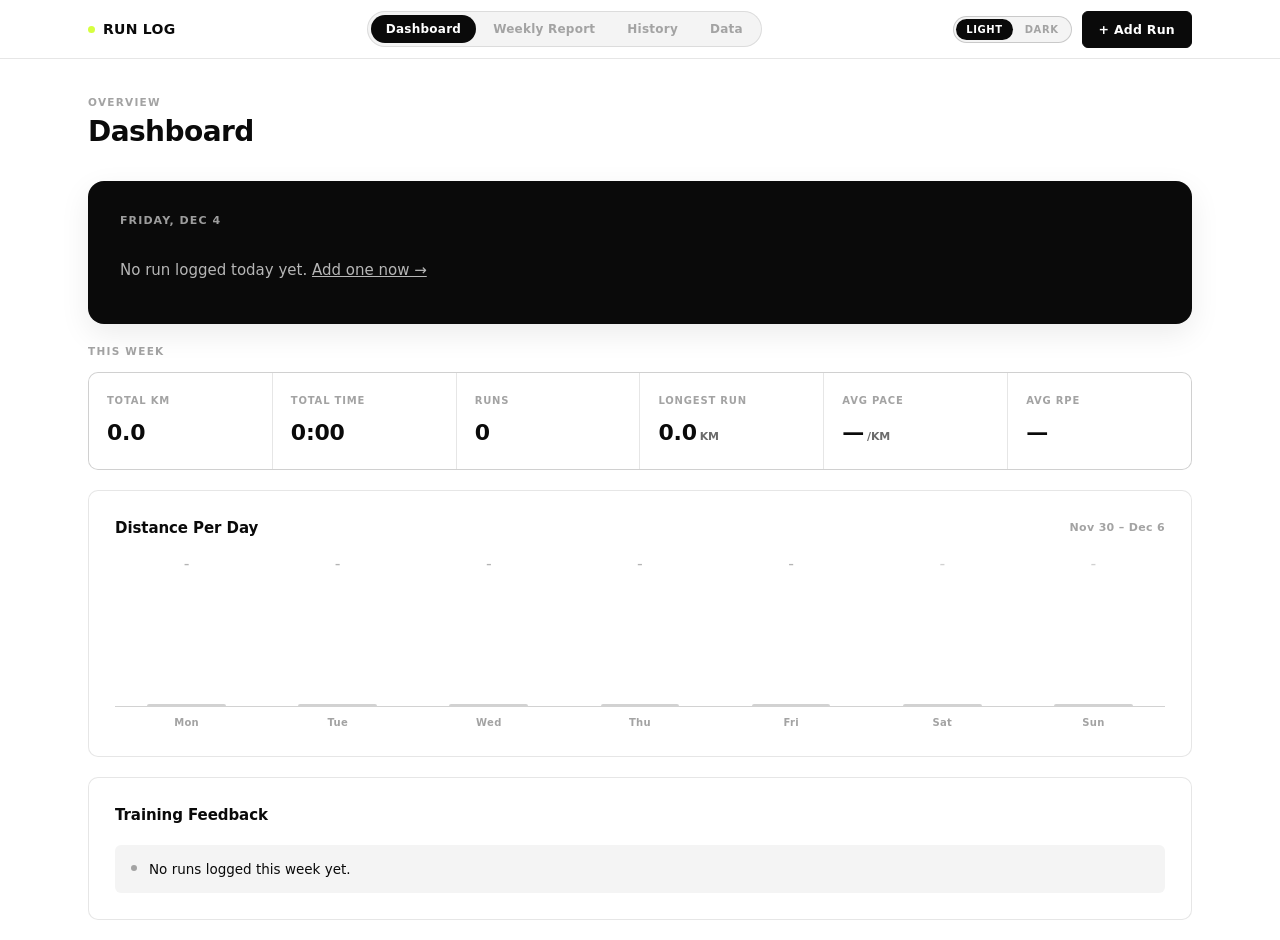
<file: RUNLOG/runlog.html>
<!DOCTYPE html>
<html lang="en">
<head>
<meta charset="UTF-8">
<meta name="viewport" content="width=device-width, initial-scale=1.0">
<title>RUN LOG</title>
<style>
/* ============================================================
   RUN LOG — personal running dashboard
   Monochrome, Swiss/Apple-inspired, data-first.
   ============================================================ */

:root {
  --bg: #ffffff;
  --bg-elevated: #ffffff;
  --bg-inset: #f4f4f4;
  --bg-hover: #ececec;
  --text-primary: #0a0a0a;
  --text-secondary: #6b6b6b;
  --text-tertiary: #a3a3a3;
  --border: rgba(10,10,10,0.10);
  --border-strong: rgba(10,10,10,0.18);
  --accent: #d6ff3f;
  --accent-ink: #0a0a0a;
  --up: #2f7a3d;
  --down: #c1443a;
  --shadow-sm: 0 1px 2px rgba(0,0,0,0.04);
  --shadow-md: 0 10px 30px rgba(0,0,0,0.08);
  --shadow-lg: 0 24px 60px rgba(0,0,0,0.16);
  --radius-sm: 6px;
  --radius-md: 10px;
  --radius-lg: 16px;
  --ease: cubic-bezier(0.22, 1, 0.36, 1);
}

html[data-theme="dark"] {
  --bg: #0a0a0a;
  --bg-elevated: #121212;
  --bg-inset: #161616;
  --bg-hover: #1c1c1c;
  --text-primary: #f5f5f5;
  --text-secondary: #8f8f8f;
  --text-tertiary: #5c5c5c;
  --border: rgba(255,255,255,0.09);
  --border-strong: rgba(255,255,255,0.16);
  --up: #5cb86b;
  --down: #e0685e;
  --shadow-sm: 0 1px 2px rgba(0,0,0,0.3);
  --shadow-md: 0 10px 30px rgba(0,0,0,0.4);
  --shadow-lg: 0 24px 60px rgba(0,0,0,0.55);
}

* { margin: 0; padding: 0; box-sizing: border-box; }

@media (prefers-reduced-motion: reduce) {
  *, *::before, *::after { animation-duration: 0.001ms !important; transition-duration: 0.001ms !important; }
}

body {
  font-family: 'Inter', -apple-system, BlinkMacSystemFont, 'Segoe UI', system-ui, sans-serif;
  background: var(--bg);
  color: var(--text-primary);
  line-height: 1.5;
  -webkit-font-smoothing: antialiased;
  transition: background 200ms var(--ease), color 200ms var(--ease);
}

button { font-family: inherit; cursor: pointer; }
input, select, textarea { font-family: inherit; }
a { color: inherit; }

:focus-visible { outline: 2px solid var(--text-primary); outline-offset: 2px; }

.wrap { max-width: 1160px; margin: 0 auto; padding: 0 28px; }
@media (max-width: 700px) { .wrap { padding: 0 18px; } }

/* ---------- type ---------- */

.eyebrow {
  font-size: 10.5px; font-weight: 700; letter-spacing: 0.12em;
  text-transform: uppercase; color: var(--text-tertiary);
}
.h-title { font-size: clamp(22px, 3vw, 28px); font-weight: 800; letter-spacing: -0.02em; }
.metric-big { font-size: clamp(30px, 4.4vw, 42px); font-weight: 800; letter-spacing: -0.02em; font-variant-numeric: tabular-nums; line-height: 1; }
.metric-unit { font-size: 0.38em; font-weight: 600; color: var(--text-secondary); margin-left: 4px; }

/* ============================================================
   TOPBAR
   ============================================================ */

.topbar {
  position: sticky; top: 0; z-index: 200;
  background: color-mix(in srgb, var(--bg) 86%, transparent);
  backdrop-filter: blur(14px) saturate(140%);
  -webkit-backdrop-filter: blur(14px) saturate(140%);
  border-bottom: 1px solid var(--border);
}
.topbar-inner { display: flex; align-items: center; justify-content: space-between; height: 58px; gap: 16px; }
.topbar-mark { font-size: 14px; font-weight: 800; letter-spacing: 0.02em; display: flex; align-items: center; gap: 8px; flex-shrink: 0; }
.topbar-mark .dot { width: 7px; height: 7px; border-radius: 50%; background: var(--accent); }
.topbar-tabs { display: flex; gap: 2px; background: var(--bg-inset); border: 1px solid var(--border); border-radius: 100px; padding: 3px; }
.topbar-tabs button {
  border: none; background: transparent; color: var(--text-tertiary);
  font-size: 12px; font-weight: 700; letter-spacing: 0.02em;
  padding: 7px 15px; border-radius: 100px; transition: all 180ms var(--ease); white-space: nowrap;
}
.topbar-tabs button.active { background: var(--text-primary); color: var(--bg); }
.topbar-right { display: flex; align-items: center; gap: 10px; flex-shrink: 0; }

.theme-toggle { display: flex; border: 1px solid var(--border-strong); border-radius: 100px; padding: 2px; gap: 2px; background: var(--bg-inset); }
.theme-toggle button {
  border: none; background: transparent; color: var(--text-tertiary);
  font-size: 10px; font-weight: 700; letter-spacing: 0.06em; padding: 5px 10px; border-radius: 100px; transition: all 180ms var(--ease);
}
.theme-toggle button.active { background: var(--text-primary); color: var(--bg); }

.btn {
  font-size: 12.5px; font-weight: 700; letter-spacing: 0.02em;
  border-radius: var(--radius-sm); padding: 10px 16px; border: 1px solid var(--border-strong);
  background: var(--bg-elevated); color: var(--text-primary); transition: all 180ms var(--ease);
  display: inline-flex; align-items: center; gap: 6px; white-space: nowrap;
}
.btn:hover { border-color: var(--text-primary); }
.btn-dark { background: var(--text-primary); color: var(--bg); border-color: var(--text-primary); }
.btn-dark:hover { opacity: 0.85; }
.btn-sm { padding: 6px 11px; font-size: 11.5px; }
.btn-icon-only { padding: 9px; width: 34px; height: 34px; justify-content: center; }

@media (max-width: 780px) {
  .topbar-tabs { display: none; }
}

/* mobile bottom tab bar */
.mobile-tabs {
  display: none;
  position: fixed; bottom: 0; left: 0; right: 0; z-index: 200;
  background: color-mix(in srgb, var(--bg) 92%, transparent);
  backdrop-filter: blur(14px);
  border-top: 1px solid var(--border);
  padding: 8px 10px calc(8px + env(safe-area-inset-bottom, 0px));
}
@media (max-width: 780px) { .mobile-tabs { display: flex; justify-content: space-around; } }
.mobile-tab {
  border: none; background: transparent; color: var(--text-tertiary);
  font-size: 10px; font-weight: 700; letter-spacing: 0.04em;
  display: flex; flex-direction: column; align-items: center; gap: 4px; padding: 4px 10px;
}
.mobile-tab.active { color: var(--text-primary); }
.mobile-tab .mt-dot { width: 5px; height: 5px; border-radius: 50%; background: transparent; }
.mobile-tab.active .mt-dot { background: var(--accent); }

main { padding-bottom: 40px; }
@media (max-width: 780px) { main { padding-bottom: 90px; } }

.view { display: none; }
.view.active { display: block; }

/* ============================================================
   PAGE HEAD
   ============================================================ */

.page-head {
  padding: 36px 0 28px;
  display: flex; justify-content: space-between; align-items: flex-end; gap: 20px; flex-wrap: wrap;
}
.page-head-sub { font-size: 13.5px; color: var(--text-secondary); margin-top: 6px; max-width: 50ch; }

/* ============================================================
   TODAY CARD
   ============================================================ */

.today-card {
  background: var(--text-primary); color: var(--bg);
  border-radius: var(--radius-lg); padding: 32px;
  margin-bottom: 20px; position: relative; overflow: hidden;
  box-shadow: var(--shadow-md);
}
html[data-theme="dark"] .today-card { background: var(--bg-elevated); border: 1px solid var(--border-strong); }

.today-top { display: flex; justify-content: space-between; align-items: flex-start; gap: 16px; margin-bottom: 20px; }
.today-date { font-size: 11px; font-weight: 700; letter-spacing: 0.1em; text-transform: uppercase; opacity: 0.6; }
.today-type-pill {
  font-size: 10px; font-weight: 700; letter-spacing: 0.06em; text-transform: uppercase;
  background: var(--accent); color: var(--accent-ink); padding: 4px 10px; border-radius: 100px;
}

.today-empty { font-size: 15px; opacity: 0.7; padding: 10px 0; }
.today-empty a { text-decoration: underline; cursor: pointer; opacity: 1; color: inherit; }

.today-stats { display: flex; gap: 34px; flex-wrap: wrap; }
.today-stat .v { font-size: 26px; font-weight: 800; font-variant-numeric: tabular-nums; letter-spacing: -0.01em; }
.today-stat .l { font-size: 10px; font-weight: 600; letter-spacing: 0.08em; text-transform: uppercase; opacity: 0.55; margin-top: 3px; }

/* ============================================================
   STAT GRID (this week)
   ============================================================ */

.stat-grid {
  display: grid; grid-template-columns: repeat(6, 1fr); gap: 1px;
  background: var(--border); border: 1px solid var(--border); border-radius: var(--radius-md); overflow: hidden;
  margin-bottom: 20px;
}
@media (max-width: 900px) { .stat-grid { grid-template-columns: repeat(3, 1fr); } }
@media (max-width: 480px) { .stat-grid { grid-template-columns: repeat(2, 1fr); } }

.stat-cell { background: var(--bg-elevated); padding: 20px 18px; }
.stat-cell .sc-label { font-size: 10px; font-weight: 700; letter-spacing: 0.08em; text-transform: uppercase; color: var(--text-tertiary); margin-bottom: 8px; }
.stat-cell .sc-value { font-size: 22px; font-weight: 800; letter-spacing: -0.01em; font-variant-numeric: tabular-nums; }
.stat-cell .sc-unit { font-size: 0.5em; font-weight: 600; color: var(--text-secondary); margin-left: 3px; }

/* ============================================================
   CARD SHELL
   ============================================================ */

.card {
  border: 1px solid var(--border); border-radius: var(--radius-md);
  background: var(--bg-elevated); padding: 26px; margin-bottom: 20px;
}
.card-head { display: flex; justify-content: space-between; align-items: center; margin-bottom: 18px; gap: 12px; flex-wrap: wrap; }
.card-head h3 { font-size: 15px; font-weight: 700; letter-spacing: -0.005em; }
.card-head .ch-meta { font-size: 11px; font-weight: 600; color: var(--text-tertiary); letter-spacing: 0.03em; }

/* ============================================================
   BAR CHART (per-day distance)
   ============================================================ */

.bar-chart { display: flex; align-items: flex-end; gap: 8px; height: 150px; border-bottom: 1px solid var(--border-strong); }
.bc-col { flex: 1; display: flex; flex-direction: column; align-items: center; justify-content: flex-end; height: 100%; gap: 6px; }
.bc-bar-wrap { flex: 1; display: flex; align-items: flex-end; width: 100%; justify-content: center; }
.bc-bar {
  width: 55%; min-width: 14px; background: var(--text-primary); border-radius: 4px 4px 0 0;
  transform-origin: bottom; animation: growbar 600ms var(--ease) backwards;
}
html[data-theme="dark"] .bc-bar { background: var(--accent); }
.bc-bar.today { background: var(--accent); }
html[data-theme="dark"] .bc-bar.today { background: #fff; }
.bc-bar.empty { background: var(--border-strong); min-height: 2px; }
@keyframes growbar { from { transform: scaleY(0); } to { transform: scaleY(1); } }
.bc-col .bv { font-size: 10.5px; font-weight: 700; font-variant-numeric: tabular-nums; color: var(--text-secondary); }
.bar-labels { display: flex; gap: 8px; margin-top: 8px; }
.bar-labels .bl { flex: 1; text-align: center; font-size: 10px; font-weight: 600; letter-spacing: 0.03em; color: var(--text-tertiary); }

/* ============================================================
   LINE CHART (trend, svg)
   ============================================================ */

.line-chart-svg { width: 100%; height: 140px; display: block; }
.line-chart-svg .lc-line { fill: none; stroke: var(--text-primary); stroke-width: 2; stroke-linecap: round; stroke-linejoin: round; }
html[data-theme="dark"] .line-chart-svg .lc-line { stroke: var(--accent); }
.line-chart-svg .lc-area { fill: var(--text-primary); opacity: 0.05; }
html[data-theme="dark"] .line-chart-svg .lc-area { fill: var(--accent); opacity: 0.08; }
.line-chart-svg .lc-dot { fill: var(--bg-elevated); stroke: var(--text-primary); stroke-width: 2; }
html[data-theme="dark"] .line-chart-svg .lc-dot { stroke: var(--accent); }
.line-chart-svg .lc-grid { stroke: var(--border); stroke-width: 1; }
.line-chart-svg .lc-label { font-size: 9.5px; fill: var(--text-tertiary); font-weight: 600; }

/* ============================================================
   RUN TYPE DISTRIBUTION
   ============================================================ */

.dist-row { display: flex; align-items: center; gap: 14px; padding: 10px 0; }
.dist-row .dr-label { font-size: 12.5px; font-weight: 700; width: 84px; flex-shrink: 0; }
.dist-row .dr-track { flex: 1; height: 8px; border-radius: 100px; background: var(--bg-inset); overflow: hidden; }
.dist-row .dr-fill { height: 100%; background: var(--text-primary); border-radius: 100px; transition: width 500ms var(--ease); }
html[data-theme="dark"] .dist-row .dr-fill { background: var(--accent); }
.dist-row .dr-count { font-size: 12px; font-weight: 700; color: var(--text-secondary); width: 44px; text-align: right; flex-shrink: 0; font-variant-numeric: tabular-nums; }

/* ============================================================
   COMPARISON
   ============================================================ */

.compare-grid { display: grid; grid-template-columns: repeat(4, 1fr); gap: 14px; }
@media (max-width: 700px) { .compare-grid { grid-template-columns: repeat(2, 1fr); } }
.compare-item { padding: 16px; border: 1px solid var(--border); border-radius: var(--radius-sm); }
.compare-item .ci-label { font-size: 10px; font-weight: 700; letter-spacing: 0.06em; text-transform: uppercase; color: var(--text-tertiary); margin-bottom: 8px; }
.compare-item .ci-value { font-size: 18px; font-weight: 800; letter-spacing: -0.01em; }
.compare-item .ci-delta { font-size: 11.5px; font-weight: 700; margin-top: 4px; }
.ci-delta.up { color: var(--up); }
.ci-delta.down { color: var(--down); }
.ci-delta.flat { color: var(--text-tertiary); }

/* ============================================================
   INSIGHTS
   ============================================================ */

.insight-list { display: flex; flex-direction: column; gap: 10px; }
.insight-row {
  display: flex; align-items: flex-start; gap: 12px; padding: 14px 16px;
  background: var(--bg-inset); border-radius: var(--radius-sm); font-size: 13.5px; line-height: 1.5;
}
.insight-row .ir-dot { width: 6px; height: 6px; border-radius: 50%; margin-top: 6px; flex-shrink: 0; background: var(--text-tertiary); }
.insight-row.positive .ir-dot { background: var(--up); }
.insight-row.caution .ir-dot { background: var(--down); }
.insight-empty { font-size: 13px; color: var(--text-tertiary); padding: 6px 0; }

/* ============================================================
   HISTORY TABLE
   ============================================================ */

.history-toolbar { display: flex; gap: 10px; margin-bottom: 16px; flex-wrap: wrap; align-items: center; justify-content: space-between; }
.filter-row { display: flex; gap: 8px; flex-wrap: wrap; }
.filter-chip {
  font-size: 11.5px; font-weight: 700; letter-spacing: 0.02em; padding: 7px 13px;
  border: 1px solid var(--border-strong); border-radius: 100px; background: var(--bg-elevated); color: var(--text-secondary);
  transition: all 180ms var(--ease);
}
.filter-chip.active { background: var(--text-primary); color: var(--bg); border-color: var(--text-primary); }

.table-wrap { overflow-x: auto; border: 1px solid var(--border); border-radius: var(--radius-md); }
table.runs-table { width: 100%; border-collapse: collapse; min-width: 780px; }
.runs-table th {
  text-align: left; font-size: 10px; font-weight: 700; letter-spacing: 0.07em; text-transform: uppercase;
  color: var(--text-tertiary); padding: 12px 14px; border-bottom: 1px solid var(--border-strong);
  background: var(--bg-inset); white-space: nowrap; cursor: pointer; user-select: none;
}
.runs-table th:hover { color: var(--text-primary); }
.runs-table th .sort-arrow { opacity: 0.4; margin-left: 3px; font-size: 9px; }
.runs-table td { padding: 12px 14px; font-size: 13px; border-bottom: 1px solid var(--border); white-space: nowrap; }
.runs-table tr:last-child td { border-bottom: none; }
.runs-table tr { transition: background 150ms var(--ease); }
.runs-table tbody tr:hover { background: var(--bg-hover); }
.runs-table td.notes-cell { white-space: normal; max-width: 220px; color: var(--text-secondary); }

.type-badge { font-size: 10px; font-weight: 700; letter-spacing: 0.04em; text-transform: uppercase; padding: 3px 8px; border-radius: 100px; border: 1px solid var(--border-strong); }

.row-actions { display: flex; gap: 6px; }
.row-actions button {
  border: none; background: transparent; color: var(--text-tertiary); font-size: 13px; padding: 5px;
  border-radius: 5px; transition: all 150ms var(--ease); line-height: 1;
}
.row-actions button:hover { color: var(--text-primary); background: var(--bg-inset); }
.row-actions button.del:hover { color: var(--down); }

.table-empty { padding: 50px 20px; text-align: center; color: var(--text-tertiary); font-size: 13.5px; }

/* ============================================================
   MODAL (Add / Edit Run)
   ============================================================ */

.modal-overlay {
  position: fixed; inset: 0; background: rgba(0,0,0,0.4); backdrop-filter: blur(3px);
  display: none; align-items: flex-start; justify-content: center; z-index: 500; padding: 40px 20px; overflow-y: auto;
}
.modal-overlay.open { display: flex; }
.modal {
  background: var(--bg-elevated); border-radius: var(--radius-lg); border: 1px solid var(--border);
  width: 100%; max-width: 560px; padding: 30px; box-shadow: var(--shadow-lg);
  animation: modal-in 220ms var(--ease);
}
@keyframes modal-in { from { opacity: 0; transform: translateY(10px) scale(0.98); } to { opacity: 1; transform: translateY(0) scale(1); } }
.modal-head { display: flex; justify-content: space-between; align-items: center; margin-bottom: 22px; }
.modal-head h3 { font-size: 18px; font-weight: 800; letter-spacing: -0.01em; }
.modal-close { border: none; background: var(--bg-inset); width: 30px; height: 30px; border-radius: 50%; font-size: 15px; color: var(--text-secondary); display: flex; align-items: center; justify-content: center; }
.modal-close:hover { color: var(--text-primary); }

.form-grid { display: grid; grid-template-columns: 1fr 1fr; gap: 14px; margin-bottom: 18px; }
@media (max-width: 500px) { .form-grid { grid-template-columns: 1fr; } }
.form-field { display: flex; flex-direction: column; gap: 7px; }
.form-field.span2 { grid-column: span 2; }
@media (max-width: 500px) { .form-field.span2 { grid-column: span 1; } }
.form-field label { font-size: 10.5px; font-weight: 700; letter-spacing: 0.07em; text-transform: uppercase; color: var(--text-tertiary); }
.form-field .req { color: var(--down); margin-left: 2px; }
.form-field input, .form-field select, .form-field textarea {
  font-size: 14px; padding: 10px 12px; border: 1px solid var(--border-strong); border-radius: var(--radius-sm);
  background: var(--bg); color: var(--text-primary); transition: border-color 180ms var(--ease); width: 100%;
}
.form-field input:focus, .form-field select:focus, .form-field textarea:focus { border-color: var(--text-primary); outline: none; }
.form-field textarea { resize: vertical; min-height: 60px; }
.form-hint { font-size: 11.5px; color: var(--text-tertiary); margin-top: -8px; margin-bottom: 4px; }

.rpe-row { display: flex; gap: 6px; }
.rpe-btn {
  flex: 1; padding: 8px 0; border: 1px solid var(--border-strong); border-radius: var(--radius-sm);
  background: var(--bg); font-size: 12px; font-weight: 700; color: var(--text-secondary); transition: all 150ms var(--ease);
}
.rpe-btn.selected { background: var(--text-primary); color: var(--bg); border-color: var(--text-primary); }

.type-select-row { display: flex; gap: 8px; flex-wrap: wrap; }
.type-btn {
  padding: 8px 14px; border: 1px solid var(--border-strong); border-radius: 100px;
  background: var(--bg); font-size: 12px; font-weight: 700; color: var(--text-secondary); transition: all 150ms var(--ease);
}
.type-btn.selected { background: var(--text-primary); color: var(--bg); border-color: var(--text-primary); }

.pace-preview {
  padding: 12px 14px; background: var(--bg-inset); border-radius: var(--radius-sm);
  font-size: 13px; color: var(--text-secondary); margin-bottom: 18px; display: flex; justify-content: space-between; align-items: center;
}
.pace-preview strong { color: var(--text-primary); font-variant-numeric: tabular-nums; }

.modal-footer { display: flex; justify-content: flex-end; gap: 10px; }

/* ============================================================
   DATA (settings/backup) VIEW
   ============================================================ */

.data-actions { display: flex; gap: 12px; flex-wrap: wrap; }
.data-stat-row { display: flex; gap: 30px; margin-bottom: 22px; flex-wrap: wrap; }
.data-stat-row .ds { }
.data-stat-row .ds .v { font-size: 22px; font-weight: 800; }
.data-stat-row .ds .l { font-size: 10.5px; font-weight: 600; letter-spacing: 0.06em; text-transform: uppercase; color: var(--text-tertiary); margin-top: 3px; }

.import-status { font-size: 12.5px; margin-top: 12px; padding: 10px 14px; border-radius: var(--radius-sm); display: none; }
.import-status.show { display: block; }
.import-status.success { background: color-mix(in srgb, var(--up) 12%, transparent); color: var(--up); }
.import-status.error { background: color-mix(in srgb, var(--down) 12%, transparent); color: var(--down); }

.danger-zone { border: 1px solid color-mix(in srgb, var(--down) 30%, var(--border)); }
.danger-zone .btn { border-color: var(--down); color: var(--down); }
.danger-zone .btn:hover { background: var(--down); color: #fff; }

/* ============================================================
   TOAST
   ============================================================ */

.toast {
  position: fixed; bottom: 24px; left: 50%; transform: translateX(-50%) translateY(20px);
  background: var(--text-primary); color: var(--bg); font-size: 13px; font-weight: 600;
  padding: 12px 20px; border-radius: 100px; box-shadow: var(--shadow-md); z-index: 600;
  opacity: 0; pointer-events: none; transition: all 260ms var(--ease);
}
.toast.show { opacity: 1; transform: translateX(-50%) translateY(0); }
@media (max-width: 780px) { .toast { bottom: 84px; } }

/* ============================================================
   EMPTY STATE
   ============================================================ */

.global-empty { text-align: center; padding: 70px 20px; }
.global-empty .ge-title { font-size: 18px; font-weight: 700; margin-bottom: 8px; }
.global-empty .ge-sub { font-size: 13.5px; color: var(--text-secondary); margin-bottom: 22px; }

/* reveal */
.reveal { opacity: 0; transform: translateY(10px); transition: opacity 480ms var(--ease), transform 480ms var(--ease); }
.reveal.in { opacity: 1; transform: translateY(0); }
</style>
</head>
<body>

<header class="topbar">
  <div class="wrap topbar-inner">
    <div class="topbar-mark"><span class="dot"></span>RUN LOG</div>
    <nav class="topbar-tabs" role="tablist">
      <button type="button" class="active" data-view="dashboard" onclick="switchView('dashboard')">Dashboard</button>
      <button type="button" data-view="report" onclick="switchView('report')">Weekly Report</button>
      <button type="button" data-view="history" onclick="switchView('history')">History</button>
      <button type="button" data-view="data" onclick="switchView('data')">Data</button>
    </nav>
    <div class="topbar-right">
      <div class="theme-toggle">
        <button type="button" id="theme-light" onclick="setTheme('light')">LIGHT</button>
        <button type="button" id="theme-dark" onclick="setTheme('dark')">DARK</button>
      </div>
      <button class="btn btn-dark" onclick="openRunModal()">+ Add Run</button>
    </div>
  </div>
</header>

<main class="wrap">

  <!-- ============ DASHBOARD ============ -->
  <section class="view active" id="view-dashboard">
    <div class="page-head">
      <div>
        <div class="eyebrow">Overview</div>
        <div class="h-title">Dashboard</div>
      </div>
    </div>

    <div class="today-card reveal" id="today-card"></div>

    <div class="card-head" style="margin-bottom:12px;">
      <div class="eyebrow">This Week</div>
    </div>
    <div class="stat-grid reveal" id="week-stat-grid"></div>

    <div class="card reveal">
      <div class="card-head">
        <h3>Distance Per Day</h3>
        <span class="ch-meta" id="week-range-label">—</span>
      </div>
      <div class="bar-chart" id="dashboard-bar-chart"></div>
      <div class="bar-labels" id="dashboard-bar-labels"></div>
    </div>

    <div class="card reveal">
      <div class="card-head"><h3>Training Feedback</h3></div>
      <div class="insight-list" id="dashboard-insights"></div>
    </div>
  </section>

  <!-- ============ WEEKLY REPORT ============ -->
  <section class="view" id="view-report">
    <div class="page-head">
      <div>
        <div class="eyebrow">Analysis</div>
        <div class="h-title">Weekly Report</div>
        <div class="page-head-sub">A full breakdown of the current training week, compared against the one before it.</div>
      </div>
      <div class="filter-row">
        <button class="btn btn-sm" onclick="shiftReportWeek(-1)">← Prev</button>
        <button class="btn btn-sm" onclick="shiftReportWeek(1)">Next →</button>
        <button class="btn btn-sm" onclick="resetReportWeek()">This Week</button>
      </div>
    </div>

    <div id="report-content"></div>
  </section>

  <!-- ============ HISTORY ============ -->
  <section class="view" id="view-history">
    <div class="page-head">
      <div>
        <div class="eyebrow">Log</div>
        <div class="h-title">Run History</div>
      </div>
    </div>

    <div class="history-toolbar">
      <div class="filter-row" id="type-filter-row"></div>
      <span class="ch-meta" id="history-count-label">—</span>
    </div>

    <div class="table-wrap">
      <table class="runs-table" id="history-table">
        <thead>
          <tr>
            <th data-sort="date">Date <span class="sort-arrow" id="arrow-date">↓</span></th>
            <th data-sort="type">Type <span class="sort-arrow" id="arrow-type"></span></th>
            <th data-sort="distance">Distance <span class="sort-arrow" id="arrow-distance"></span></th>
            <th data-sort="duration">Duration <span class="sort-arrow" id="arrow-duration"></span></th>
            <th data-sort="pace">Pace <span class="sort-arrow" id="arrow-pace"></span></th>
            <th data-sort="hr">Avg HR <span class="sort-arrow" id="arrow-hr"></span></th>
            <th data-sort="rpe">RPE <span class="sort-arrow" id="arrow-rpe"></span></th>
            <th class="notes-cell">Notes</th>
            <th></th>
          </tr>
        </thead>
        <tbody id="history-tbody"></tbody>
      </table>
      <div class="table-empty" id="history-empty" style="display:none;">No runs match this filter.</div>
    </div>
  </section>

  <!-- ============ DATA ============ -->
  <section class="view" id="view-data">
    <div class="page-head">
      <div>
        <div class="eyebrow">Backup</div>
        <div class="h-title">Data</div>
        <div class="page-head-sub">Everything is stored locally in this browser only. Export a backup, or restore from one.</div>
      </div>
    </div>

    <div class="card">
      <div class="card-head"><h3>Storage Summary</h3></div>
      <div class="data-stat-row">
        <div class="ds"><div class="v" id="data-run-count">0</div><div class="l">Total Runs</div></div>
        <div class="ds"><div class="v" id="data-total-km">0</div><div class="l">Total KM</div></div>
        <div class="ds"><div class="v" id="data-first-date">—</div><div class="l">First Run</div></div>
        <div class="ds"><div class="v" id="data-last-date">—</div><div class="l">Last Run</div></div>
      </div>
    </div>

    <div class="card">
      <div class="card-head"><h3>Export</h3></div>
      <p style="font-size:13.5px; color:var(--text-secondary); margin-bottom:16px;">Download all your runs as a JSON file you can keep as a backup or move to another browser.</p>
      <div class="data-actions">
        <button class="btn btn-dark" onclick="exportData()">Export as JSON</button>
      </div>
    </div>

    <div class="card">
      <div class="card-head"><h3>Import</h3></div>
      <p style="font-size:13.5px; color:var(--text-secondary); margin-bottom:16px;">Restore from a previously exported JSON backup. Imported runs are merged with what's already saved — duplicates by ID are skipped.</p>
      <div class="data-actions">
        <button class="btn" onclick="document.getElementById('import-file-input').click()">Choose JSON File</button>
        <input type="file" id="import-file-input" accept="application/json" style="display:none;" onchange="handleImportFile(event)">
      </div>
      <div class="import-status" id="import-status"></div>
    </div>

    <div class="card danger-zone">
      <div class="card-head"><h3>Clear All Data</h3></div>
      <p style="font-size:13.5px; color:var(--text-secondary); margin-bottom:16px;">Permanently delete every run stored in this browser. This cannot be undone — export a backup first.</p>
      <button class="btn" onclick="clearAllData()">Delete All Runs</button>
    </div>
  </section>

</main>

<nav class="mobile-tabs">
  <button class="mobile-tab active" data-view="dashboard" onclick="switchView('dashboard')"><span class="mt-dot"></span>Dashboard</button>
  <button class="mobile-tab" data-view="report" onclick="switchView('report')"><span class="mt-dot"></span>Report</button>
  <button class="mobile-tab" data-view="history" onclick="switchView('history')"><span class="mt-dot"></span>History</button>
  <button class="mobile-tab" data-view="data" onclick="switchView('data')"><span class="mt-dot"></span>Data</button>
</nav>

<!-- ============ ADD / EDIT RUN MODAL ============ -->
<div class="modal-overlay" id="modal-overlay">
  <div class="modal">
    <div class="modal-head">
      <h3 id="modal-title">Add Run</h3>
      <button class="modal-close" onclick="closeRunModal()">✕</button>
    </div>

    <input type="hidden" id="run-id">

    <div class="form-grid">
      <div class="form-field">
        <label for="run-date">Date<span class="req">*</span></label>
        <input type="date" id="run-date">
      </div>
      <div class="form-field">
        <label for="run-distance">Distance (KM)<span class="req">*</span></label>
        <input type="number" step="0.01" min="0" id="run-distance" placeholder="5.00" oninput="updatePacePreview()">
      </div>
      <div class="form-field">
        <label for="run-duration">Duration (mm:ss)<span class="req">*</span></label>
        <input type="text" id="run-duration" placeholder="32:10" oninput="updatePacePreview()">
      </div>
      <div class="form-field">
        <label for="run-hr">Avg Heart Rate</label>
        <input type="number" min="0" id="run-hr" placeholder="Optional">
      </div>
      <div class="form-field">
        <label for="run-calories">Calories</label>
        <input type="number" min="0" id="run-calories" placeholder="Optional">
      </div>
      <div class="form-field span2">
        <label>Run Type<span class="req">*</span></label>
        <div class="type-select-row" id="run-type-row"></div>
      </div>
      <div class="form-field span2">
        <label>RPE (Perceived Effort)<span class="req">*</span></label>
        <div class="rpe-row" id="run-rpe-row"></div>
      </div>
      <div class="form-field span2">
        <label for="run-notes">Notes</label>
        <textarea id="run-notes" placeholder="Optional"></textarea>
      </div>
    </div>

    <div class="pace-preview">
      <span>Calculated Pace</span>
      <strong id="pace-preview-value">—</strong>
    </div>

    <div class="modal-footer">
      <button class="btn" onclick="closeRunModal()">Cancel</button>
      <button class="btn btn-dark" onclick="saveRun()">Save Run</button>
    </div>
  </div>
</div>

<div class="toast" id="toast"></div>

<script>
(function() {
  'use strict';

  /* ============================================================
     CONSTANTS
     ============================================================ */

  var RUN_TYPES = ['Easy', 'Tempo', 'Interval', 'Long Run'];
  var STORAGE_KEY = 'runlog_runs_v1';
  var THEME_KEY = 'runlog_theme';
  var CHECKMARK = '<svg viewBox="0 0 12 12" fill="none" width="11" height="11"><path d="M2 6L5 9L10 3" stroke="currentColor" stroke-width="2" stroke-linecap="round" stroke-linejoin="round"/></svg>';

  var state = {
    runs: [],
    currentView: 'dashboard',
    historyFilter: 'All',
    sortKey: 'date',
    sortDir: 'desc',
    selectedType: 'Easy',
    selectedRpe: null,
    reportWeekOffset: 0
  };

  /* ============================================================
     UTIL — dates
     ============================================================ */

  function pad2(n) { return n < 10 ? '0' + n : '' + n; }

  function toISODate(d) {
    return d.getFullYear() + '-' + pad2(d.getMonth() + 1) + '-' + pad2(d.getDate());
  }

  function parseISODate(s) {
    // local-time safe parse (avoid UTC shift from `new Date('YYYY-MM-DD')`)
    var parts = s.split('-');
    return new Date(parseInt(parts[0], 10), parseInt(parts[1], 10) - 1, parseInt(parts[2], 10));
  }

  function startOfWeek(d) {
    // Monday-start week
    var date = new Date(d.getFullYear(), d.getMonth(), d.getDate());
    var day = date.getDay(); // 0=Sun..6=Sat
    var diff = (day === 0 ? -6 : 1 - day);
    date.setDate(date.getDate() + diff);
    date.setHours(0,0,0,0);
    return date;
  }

  function addDays(d, n) {
    var r = new Date(d);
    r.setDate(r.getDate() + n);
    return r;
  }

  function formatShortDate(d) {
    var months = ['Jan','Feb','Mar','Apr','May','Jun','Jul','Aug','Sep','Oct','Nov','Dec'];
    return months[d.getMonth()] + ' ' + d.getDate();
  }

  function formatDayLabel(d) {
    var days = ['Mon','Tue','Wed','Thu','Fri','Sat','Sun'];
    var idx = d.getDay() === 0 ? 6 : d.getDay() - 1;
    return days[idx];
  }

  function isSameDate(a, b) {
    return a.getFullYear() === b.getFullYear() && a.getMonth() === b.getMonth() && a.getDate() === b.getDate();
  }

  /* ============================================================
     UTIL — pace / duration math
     ============================================================ */

  function parseDurationToSeconds(str) {
    if (!str) return null;
    str = str.trim();
    var parts = str.split(':').map(function(p) { return parseInt(p, 10); });
    if (parts.some(isNaN)) return null;
    if (parts.length === 2) return parts[0] * 60 + parts[1];
    if (parts.length === 3) return parts[0] * 3600 + parts[1] * 60 + parts[2];
    return null;
  }

  function secondsToDuration(totalSec) {
    totalSec = Math.round(totalSec);
    var h = Math.floor(totalSec / 3600);
    var m = Math.floor((totalSec % 3600) / 60);
    var s = totalSec % 60;
    if (h > 0) return h + ':' + pad2(m) + ':' + pad2(s);
    return m + ':' + pad2(s);
  }

  function secondsToPaceString(secPerKm) {
    if (!isFinite(secPerKm) || secPerKm <= 0) return '—';
    var m = Math.floor(secPerKm / 60);
    var s = Math.round(secPerKm % 60);
    if (s === 60) { m += 1; s = 0; }
    return m + ':' + pad2(s) + ' /km';
  }

  function calcPaceSecPerKm(distanceKm, durationSec) {
    if (!distanceKm || distanceKm <= 0 || !durationSec) return null;
    return durationSec / distanceKm;
  }

  /* ============================================================
     STORAGE
     ============================================================ */

  function loadRuns() {
    try {
      var raw = JSON.parse(localStorage.getItem(STORAGE_KEY) || '[]');
      return Array.isArray(raw) ? raw : [];
    } catch (e) {
      return [];
    }
  }

  function saveRuns() {
    localStorage.setItem(STORAGE_KEY, JSON.stringify(state.runs));
  }

  function makeId() {
    return 'r' + Date.now() + Math.floor(Math.random() * 10000);
  }

  /* ============================================================
     THEME
     ============================================================ */

  function setTheme(mode) {
    document.documentElement.setAttribute('data-theme', mode);
    localStorage.setItem(THEME_KEY, mode);
    document.getElementById('theme-light').classList.toggle('active', mode === 'light');
    document.getElementById('theme-dark').classList.toggle('active', mode === 'dark');
  }
  window.setTheme = setTheme;

  function initTheme() {
    var saved = localStorage.getItem(THEME_KEY);
    if (saved === 'light' || saved === 'dark') {
      setTheme(saved);
    } else {
      var prefersDark = window.matchMedia && window.matchMedia('(prefers-color-scheme: dark)').matches;
      setTheme(prefersDark ? 'dark' : 'light');
    }
  }

  /* ============================================================
     VIEW SWITCHING
     ============================================================ */

  function switchView(view) {
    state.currentView = view;
    document.querySelectorAll('.view').forEach(function(el) { el.classList.remove('active'); });
    document.getElementById('view-' + view).classList.add('active');

    document.querySelectorAll('.topbar-tabs button').forEach(function(btn) {
      btn.classList.toggle('active', btn.getAttribute('data-view') === view);
    });
    document.querySelectorAll('.mobile-tab').forEach(function(btn) {
      btn.classList.toggle('active', btn.getAttribute('data-view') === view);
    });

    if (view === 'dashboard') renderDashboard();
    if (view === 'report') renderReport();
    if (view === 'history') renderHistory();
    if (view === 'data') renderData();

    window.scrollTo({ top: 0, behavior: 'instant' in window ? 'instant' : 'auto' });
  }
  window.switchView = switchView;

  /* ============================================================
     WEEK AGGREGATION
     ============================================================ */

  function getRunsInRange(startDate, endDateExclusive) {
    return state.runs.filter(function(r) {
      var d = parseISODate(r.date);
      return d >= startDate && d < endDateExclusive;
    });
  }

  function aggregateWeek(runs) {
    var totalKm = 0, totalSec = 0, rpeSum = 0, rpeCount = 0, longest = 0;
    var typeCounts = {};
    RUN_TYPES.forEach(function(t) { typeCounts[t] = 0; });

    runs.forEach(function(r) {
      totalKm += r.distance || 0;
      totalSec += r.durationSec || 0;
      if (r.rpe) { rpeSum += r.rpe; rpeCount++; }
      if (r.distance > longest) longest = r.distance;
      if (typeCounts.hasOwnProperty(r.runType)) typeCounts[r.runType]++;
    });

    var avgPaceSec = totalKm > 0 ? totalSec / totalKm : null;

    return {
      runs: runs,
      count: runs.length,
      totalKm: totalKm,
      totalSec: totalSec,
      avgPaceSec: avgPaceSec,
      avgRpe: rpeCount > 0 ? (rpeSum / rpeCount) : null,
      longest: longest,
      typeCounts: typeCounts
    };
  }

  function weekBounds(offsetWeeks) {
    var base = startOfWeek(new Date());
    var start = addDays(base, offsetWeeks * 7);
    var end = addDays(start, 7);
    return { start: start, end: end };
  }

  /* ============================================================
     DASHBOARD RENDER
     ============================================================ */

  function renderDashboard() {
    renderTodayCard();
    renderWeekStatGrid();
    renderDashboardBarChart();
    renderDashboardInsights();
    triggerReveal();
  }

  function findTodaysRun() {
    var today = new Date();
    for (var i = 0; i < state.runs.length; i++) {
      if (isSameDate(parseISODate(state.runs[i].date), today)) return state.runs[i];
    }
    return null;
  }

  function renderTodayCard() {
    var card = document.getElementById('today-card');
    var run = findTodaysRun();
    var todayLabel = new Date().toLocaleDateString(undefined, { weekday: 'long', month: 'short', day: 'numeric' }).toUpperCase();

    if (!run) {
      card.innerHTML =
        '<div class="today-top"><span class="today-date">' + todayLabel + '</span></div>' +
        '<div class="today-empty">No run logged today yet. <a onclick="openRunModal()">Add one now →</a></div>';
      return;
    }

    var paceStr = secondsToPaceString(run.paceSecPerKm);
    card.innerHTML =
      '<div class="today-top">' +
        '<span class="today-date">' + todayLabel + '</span>' +
        '<span class="today-type-pill">' + run.runType + '</span>' +
      '</div>' +
      '<div class="today-stats">' +
        '<div class="today-stat"><div class="v">' + run.distance.toFixed(2) + '<span style="font-size:0.5em;font-weight:600;opacity:0.7;"> KM</span></div><div class="l">Distance</div></div>' +
        '<div class="today-stat"><div class="v">' + secondsToDuration(run.durationSec) + '</div><div class="l">Duration</div></div>' +
        '<div class="today-stat"><div class="v">' + paceStr + '</div><div class="l">Pace</div></div>' +
        (run.rpe ? '<div class="today-stat"><div class="v">' + run.rpe + '/10</div><div class="l">RPE</div></div>' : '') +
      '</div>';
  }

  function renderWeekStatGrid() {
    var bounds = weekBounds(0);
    var week = aggregateWeek(getRunsInRange(bounds.start, bounds.end));
    var grid = document.getElementById('week-stat-grid');

    var cells = [
      ['Total KM', week.totalKm.toFixed(1), ''],
      ['Total Time', secondsToDuration(week.totalSec), ''],
      ['Runs', String(week.count), ''],
      ['Longest Run', week.longest.toFixed(1), 'KM'],
      ['Avg Pace', secondsToPaceString(week.avgPaceSec).replace(' /km', ''), '/KM'],
      ['Avg RPE', week.avgRpe ? week.avgRpe.toFixed(1) : '—', week.avgRpe ? '/10' : '']
    ];

    grid.innerHTML = cells.map(function(c) {
      return '<div class="stat-cell"><div class="sc-label">' + c[0] + '</div><div class="sc-value">' + c[1] + (c[2] ? '<span class="sc-unit">' + c[2] + '</span>' : '') + '</div></div>';
    }).join('');
  }

  function renderDashboardBarChart() {
    var bounds = weekBounds(0);
    document.getElementById('week-range-label').textContent = formatShortDate(bounds.start) + ' – ' + formatShortDate(addDays(bounds.end, -1));

    var days = [];
    for (var i = 0; i < 7; i++) days.push(addDays(bounds.start, i));

    var runsByDay = days.map(function(d) {
      return state.runs.filter(function(r) { return isSameDate(parseISODate(r.date), d); });
    });

    var maxKm = Math.max.apply(null, runsByDay.map(function(list) {
      return list.reduce(function(sum, r) { return sum + r.distance; }, 0);
    }).concat([1]));

    var today = new Date();
    var chartHtml = '', labelHtml = '';

    days.forEach(function(d, idx) {
      var km = runsByDay[idx].reduce(function(sum, r) { return sum + r.distance; }, 0);
      var pct = maxKm > 0 ? (km / maxKm) * 100 : 0;
      var isToday = isSameDate(d, today);
      var isFuture = d > today && !isToday;

      chartHtml += '<div class="bc-col">';
      if (km > 0) {
        chartHtml += '<div class="bv">' + km.toFixed(1) + '</div>';
        chartHtml += '<div class="bc-bar-wrap"><div class="bc-bar' + (isToday ? ' today' : '') + '" style="height:' + Math.max(pct, 3) + '%; animation-delay:' + (idx * 40) + 'ms;"></div></div>';
      } else {
        chartHtml += '<div class="bv" style="opacity:' + (isFuture ? '0.3' : '0.5') + ';">–</div>';
        chartHtml += '<div class="bc-bar-wrap"><div class="bc-bar empty" style="height:2px;"></div></div>';
      }
      chartHtml += '</div>';
      labelHtml += '<div class="bl">' + formatDayLabel(d) + '</div>';
    });

    document.getElementById('dashboard-bar-chart').innerHTML = chartHtml;
    document.getElementById('dashboard-bar-labels').innerHTML = labelHtml;
  }

  /* ============================================================
     RULE-BASED INSIGHTS
     ============================================================ */

  function generateInsights(thisWeek, lastWeek) {
    var insights = [];

    if (thisWeek.count === 0) {
      insights.push({ text: 'No runs logged this week yet.', tone: 'neutral' });
      return insights;
    }

    // Distance change
    if (lastWeek.count > 0) {
      var kmDelta = thisWeek.totalKm - lastWeek.totalKm;
      var kmPct = lastWeek.totalKm > 0 ? (kmDelta / lastWeek.totalKm) * 100 : 0;

      if (kmPct > 25) {
        insights.push({ text: 'Your training load increased significantly — weekly distance is up ' + Math.round(kmPct) + '% versus last week.', tone: 'caution' });
      } else if (kmPct > 5) {
        insights.push({ text: 'Weekly distance increased by ' + Math.round(kmPct) + '% compared to last week.', tone: 'positive' });
      } else if (kmPct < -25) {
        insights.push({ text: 'Weekly distance dropped sharply versus last week (' + Math.round(kmPct) + '%). If this was planned recovery, that\'s fine — otherwise consider what changed.', tone: 'neutral' });
      } else if (kmPct < -5) {
        insights.push({ text: 'Weekly distance is down ' + Math.abs(Math.round(kmPct)) + '% from last week.', tone: 'neutral' });
      } else {
        insights.push({ text: 'Weekly distance is steady, close to last week\'s total.', tone: 'neutral' });
      }
    }

    // Pace change (lower seconds/km = faster = improvement)
    if (lastWeek.avgPaceSec && thisWeek.avgPaceSec) {
      var paceDelta = lastWeek.avgPaceSec - thisWeek.avgPaceSec;
      if (paceDelta > 5) {
        insights.push({ text: 'Your average pace improved by about ' + Math.round(paceDelta) + ' seconds per km versus last week.', tone: 'positive' });
      } else if (paceDelta < -5) {
        insights.push({ text: 'Average pace was slower than last week by about ' + Math.round(Math.abs(paceDelta)) + ' seconds per km — that\'s expected on easy or long-run-heavy weeks.', tone: 'neutral' });
      }
    }

    // Consistency — count vs typical
    if (thisWeek.count >= 5) {
      insights.push({ text: 'Strong consistency — ' + thisWeek.count + ' sessions logged this week.', tone: 'positive' });
    } else if (thisWeek.count <= 1 && lastWeek.count >= 3) {
      insights.push({ text: 'Only ' + thisWeek.count + ' session logged so far this week, well below last week\'s pace.', tone: 'caution' });
    }

    // RPE load
    if (thisWeek.avgRpe !== null) {
      if (thisWeek.avgRpe >= 8) {
        insights.push({ text: 'Average perceived effort this week is high (' + thisWeek.avgRpe.toFixed(1) + '/10). Consider prioritizing recovery.', tone: 'caution' });
      } else if (thisWeek.avgRpe <= 3 && thisWeek.count >= 3) {
        insights.push({ text: 'Effort has stayed low and controlled this week (' + thisWeek.avgRpe.toFixed(1) + '/10 average RPE).', tone: 'positive' });
      }
    }

    // Long run presence
    if (thisWeek.typeCounts['Long Run'] === 0 && thisWeek.count >= 4) {
      insights.push({ text: 'No Long Run logged yet this week despite several sessions.', tone: 'neutral' });
    }

    // Combined load + effort caution
    if (lastWeek.count > 0) {
      var kmPct2 = lastWeek.totalKm > 0 ? ((thisWeek.totalKm - lastWeek.totalKm) / lastWeek.totalKm) * 100 : 0;
      if (kmPct2 > 15 && thisWeek.avgRpe !== null && thisWeek.avgRpe >= 7) {
        insights.push({ text: 'Distance is up and perceived effort is high at the same time. Consider prioritizing recovery this week.', tone: 'caution' });
      }
    }

    if (insights.length === 0) {
      insights.push({ text: 'Training looks stable this week — no significant changes detected.', tone: 'neutral' });
    }

    return insights;
  }

  function renderInsightList(containerId, insights) {
    var container = document.getElementById(containerId);
    if (insights.length === 0) {
      container.innerHTML = '<div class="insight-empty">Not enough data yet to generate feedback.</div>';
      return;
    }
    container.innerHTML = insights.map(function(ins) {
      var cls = ins.tone === 'positive' ? 'positive' : (ins.tone === 'caution' ? 'caution' : '');
      return '<div class="insight-row ' + cls + '"><span class="ir-dot"></span><span>' + ins.text + '</span></div>';
    }).join('');
  }

  function renderDashboardInsights() {
    var thisBounds = weekBounds(0);
    var lastBounds = weekBounds(-1);
    var thisWeek = aggregateWeek(getRunsInRange(thisBounds.start, thisBounds.end));
    var lastWeek = aggregateWeek(getRunsInRange(lastBounds.start, lastBounds.end));
    var insights = generateInsights(thisWeek, lastWeek);
    renderInsightList('dashboard-insights', insights);
  }

  /* ============================================================
     WEEKLY REPORT RENDER
     ============================================================ */

  function shiftReportWeek(delta) {
    state.reportWeekOffset += delta;
    renderReport();
  }
  window.shiftReportWeek = shiftReportWeek;

  function resetReportWeek() {
    state.reportWeekOffset = 0;
    renderReport();
  }
  window.resetReportWeek = resetReportWeek;

  function renderReport() {
    var bounds = weekBounds(state.reportWeekOffset);
    var lastBounds = weekBounds(state.reportWeekOffset - 1);
    var thisWeek = aggregateWeek(getRunsInRange(bounds.start, bounds.end));
    var lastWeek = aggregateWeek(getRunsInRange(lastBounds.start, lastBounds.end));

    var container = document.getElementById('report-content');
    var rangeLabel = formatShortDate(bounds.start) + ' – ' + formatShortDate(addDays(bounds.end, -1)) + (state.reportWeekOffset === 0 ? ' (Current Week)' : '');

    if (thisWeek.count === 0) {
      container.innerHTML =
        '<div class="card reveal"><div class="global-empty">' +
          '<div class="ge-title">No runs logged for ' + rangeLabel + '</div>' +
          '<div class="ge-sub">Add a run in this range to see the weekly breakdown.</div>' +
          '<button class="btn btn-dark" onclick="openRunModal()">+ Add Run</button>' +
        '</div></div>';
      return;
    }

    var html = '';

    // Distance per day
    html += '<div class="card reveal"><div class="card-head"><h3>Distance Per Day</h3><span class="ch-meta">' + rangeLabel + '</span></div>';
    html += buildBarChartHtml(bounds.start, thisWeek.runs);
    html += '</div>';

    // Weekly trend (last 6 weeks distance) + pace trend
    html += '<div class="card reveal"><div class="card-head"><h3>Weekly Distance Trend</h3><span class="ch-meta">Last 6 weeks</span></div>';
    html += buildWeeklyTrendSvg('distance');
    html += '</div>';

    html += '<div class="card reveal"><div class="card-head"><h3>Pace Trend</h3><span class="ch-meta">Last 6 weeks, avg sec/km</span></div>';
    html += buildWeeklyTrendSvg('pace');
    html += '</div>';

    // Run type distribution
    html += '<div class="card reveal"><div class="card-head"><h3>Run Type Distribution</h3><span class="ch-meta">' + thisWeek.count + ' runs</span></div>';
    html += buildDistributionHtml(thisWeek.typeCounts, thisWeek.count);
    html += '</div>';

    // Long run + consistency
    html += '<div class="stat-grid reveal" style="grid-template-columns: repeat(3, 1fr); margin-bottom:20px;">';
    html += statCellHtml('Long Run Distance', thisWeek.longest.toFixed(1), 'KM');
    html += statCellHtml('Consistency', thisWeek.count + ' / 6', 'planned days');
    html += statCellHtml('Avg RPE', thisWeek.avgRpe ? thisWeek.avgRpe.toFixed(1) : '—', thisWeek.avgRpe ? '/10' : '');
    html += '</div>';

    // Comparison with previous week
    html += '<div class="card reveal"><div class="card-head"><h3>Comparison With Previous Week</h3></div>';
    html += buildComparisonHtml(thisWeek, lastWeek);
    html += '</div>';

    // Feedback
    html += '<div class="card reveal"><div class="card-head"><h3>Training Feedback</h3></div>';
    html += '<div class="insight-list" id="report-insights"></div>';
    html += '</div>';

    container.innerHTML = html;
    renderInsightList('report-insights', generateInsights(thisWeek, lastWeek));
    triggerReveal();
  }

  function statCellHtml(label, value, unit) {
    return '<div class="stat-cell"><div class="sc-label">' + label + '</div><div class="sc-value">' + value + (unit ? '<span class="sc-unit">' + unit + '</span>' : '') + '</div></div>';
  }

  function buildBarChartHtml(weekStart, runs) {
    var days = [];
    for (var i = 0; i < 7; i++) days.push(addDays(weekStart, i));

    var runsByDay = days.map(function(d) {
      return runs.filter(function(r) { return isSameDate(parseISODate(r.date), d); });
    });

    var maxKm = Math.max.apply(null, runsByDay.map(function(list) {
      return list.reduce(function(s, r) { return s + r.distance; }, 0);
    }).concat([1]));

    var chartHtml = '<div class="bar-chart">', labelHtml = '<div class="bar-labels">';

    days.forEach(function(d, idx) {
      var km = runsByDay[idx].reduce(function(s, r) { return s + r.distance; }, 0);
      var pct = maxKm > 0 ? (km / maxKm) * 100 : 0;

      chartHtml += '<div class="bc-col">';
      if (km > 0) {
        chartHtml += '<div class="bv">' + km.toFixed(1) + '</div>';
        chartHtml += '<div class="bc-bar-wrap"><div class="bc-bar" style="height:' + Math.max(pct, 3) + '%; animation-delay:' + (idx * 40) + 'ms;"></div></div>';
      } else {
        chartHtml += '<div class="bv" style="opacity:0.4;">–</div>';
        chartHtml += '<div class="bc-bar-wrap"><div class="bc-bar empty" style="height:2px;"></div></div>';
      }
      chartHtml += '</div>';
      labelHtml += '<div class="bl">' + formatDayLabel(d) + '</div>';
    });

    chartHtml += '</div>';
    labelHtml += '</div>';
    return chartHtml + labelHtml;
  }

  function buildWeeklyTrendSvg(metric) {
    var points = [];
    for (var w = state.reportWeekOffset - 5; w <= state.reportWeekOffset; w++) {
      var b = weekBounds(w);
      var agg = aggregateWeek(getRunsInRange(b.start, b.end));
      var value = metric === 'distance' ? agg.totalKm : agg.avgPaceSec;
      points.push({ week: w, value: value, label: formatShortDate(b.start) });
    }

    var validPoints = points.filter(function(p) { return p.value !== null && p.value > 0; });
    if (validPoints.length < 2) {
      return '<div class="insight-empty">Not enough weekly data yet to draw a trend.</div>';
    }

    var W = 600, H = 130, padL = 34, padR = 12, padT = 14, padB = 24;
    var values = points.map(function(p) { return p.value || 0; });
    var maxV = Math.max.apply(null, values);
    var minV = metric === 'pace' ? Math.min.apply(null, values.filter(function(v){return v>0;})) : 0;
    if (metric === 'pace') {
      // invert-ish scale but keep simple linear; pad range a bit
      var range = maxV - minV || 1;
      minV = Math.max(0, minV - range * 0.15);
      maxV = maxV + range * 0.15;
    } else {
      maxV = maxV * 1.15 || 1;
    }

    function xFor(i) { return padL + (i / (points.length - 1)) * (W - padL - padR); }
    function yFor(v) {
      if (v === null || v === 0) return null;
      var t = (v - minV) / (maxV - minV || 1);
      return H - padB - t * (H - padT - padB);
    }

    var pathPts = [];
    points.forEach(function(p, i) {
      var y = yFor(p.value);
      if (y !== null) pathPts.push({ x: xFor(i), y: y, v: p.value, label: p.label, i: i });
    });

    if (pathPts.length < 2) {
      return '<div class="insight-empty">Not enough weekly data yet to draw a trend.</div>';
    }

    var linePath = pathPts.map(function(p, idx) { return (idx === 0 ? 'M' : 'L') + p.x.toFixed(1) + ' ' + p.y.toFixed(1); }).join(' ');
    var areaPath = linePath + ' L ' + pathPts[pathPts.length - 1].x.toFixed(1) + ' ' + (H - padB) + ' L ' + pathPts[0].x.toFixed(1) + ' ' + (H - padB) + ' Z';

    var gridLines = '';
    for (var g = 0; g <= 2; g++) {
      var gy = padT + (g / 2) * (H - padT - padB);
      gridLines += '<line class="lc-grid" x1="' + padL + '" y1="' + gy + '" x2="' + (W - padR) + '" y2="' + gy + '"></line>';
    }

    var dots = pathPts.map(function(p) {
      return '<circle class="lc-dot" cx="' + p.x.toFixed(1) + '" cy="' + p.y.toFixed(1) + '" r="3.5"><title>' + p.label + ': ' + (metric === 'distance' ? p.v.toFixed(1) + ' km' : secondsToPaceString(p.v)) + '</title></circle>';
    }).join('');

    var labels = points.map(function(p, i) {
      return '<text class="lc-label" x="' + xFor(i) + '" y="' + (H - 6) + '" text-anchor="middle">' + p.label + '</text>';
    }).join('');

    return '<svg class="line-chart-svg" viewBox="0 0 ' + W + ' ' + H + '" preserveAspectRatio="none">' +
      gridLines +
      '<path class="lc-area" d="' + areaPath + '"></path>' +
      '<path class="lc-line" d="' + linePath + '"></path>' +
      dots +
      labels +
      '</svg>';
  }

  function buildDistributionHtml(typeCounts, total) {
    if (total === 0) return '<div class="insight-empty">No runs yet.</div>';
    return RUN_TYPES.map(function(type) {
      var count = typeCounts[type] || 0;
      var pct = total > 0 ? (count / total) * 100 : 0;
      return '<div class="dist-row">' +
        '<span class="dr-label">' + type + '</span>' +
        '<div class="dr-track"><div class="dr-fill" style="width:' + pct + '%;"></div></div>' +
        '<span class="dr-count">' + count + '</span>' +
        '</div>';
    }).join('');
  }

  function buildComparisonHtml(thisWeek, lastWeek) {
    function deltaHtml(curr, prev, formatFn, lowerIsBetter) {
      if (!prev || prev === 0) return '<span class="ci-delta flat">No prior data</span>';
      var diff = curr - prev;
      var pct = (diff / prev) * 100;
      var improved = lowerIsBetter ? diff < 0 : diff > 0;
      var flat = Math.abs(pct) < 2;
      var cls = flat ? 'flat' : (improved ? 'up' : 'down');
      var arrow = flat ? '→' : (diff > 0 ? '↑' : '↓');
      return '<span class="ci-delta ' + cls + '">' + arrow + ' ' + Math.abs(Math.round(pct)) + '% vs last week</span>';
    }

    var items = [
      ['Total Distance', thisWeek.totalKm.toFixed(1) + ' KM', thisWeek.totalKm, lastWeek.totalKm, false],
      ['Total Time', secondsToDuration(thisWeek.totalSec), thisWeek.totalSec, lastWeek.totalSec, false],
      ['Runs', String(thisWeek.count), thisWeek.count, lastWeek.count, false],
      ['Avg Pace', secondsToPaceString(thisWeek.avgPaceSec), thisWeek.avgPaceSec || 0, lastWeek.avgPaceSec || 0, true]
    ];

    return '<div class="compare-grid">' + items.map(function(it) {
      return '<div class="compare-item">' +
        '<div class="ci-label">' + it[0] + '</div>' +
        '<div class="ci-value">' + it[1] + '</div>' +
        deltaHtml(it[2], it[3], null, it[4]) +
        '</div>';
    }).join('') + '</div>';
  }

  /* ============================================================
     HISTORY RENDER
     ============================================================ */

  function renderTypeFilterRow() {
    var row = document.getElementById('type-filter-row');
    var options = ['All'].concat(RUN_TYPES);
    row.innerHTML = options.map(function(opt) {
      return '<button class="filter-chip' + (state.historyFilter === opt ? ' active' : '') + '" onclick="setHistoryFilter(\'' + opt + '\')">' + opt + '</button>';
    }).join('');
  }

  function setHistoryFilter(type) {
    state.historyFilter = type;
    renderHistory();
  }
  window.setHistoryFilter = setHistoryFilter;

  function setSortKey(key) {
    if (state.sortKey === key) {
      state.sortDir = state.sortDir === 'asc' ? 'desc' : 'asc';
    } else {
      state.sortKey = key;
      state.sortDir = 'desc';
    }
    renderHistory();
  }
  window.setSortKey = setSortKey;

  function getSortValue(run, key) {
    switch (key) {
      case 'date': return run.date;
      case 'type': return run.runType;
      case 'distance': return run.distance;
      case 'duration': return run.durationSec;
      case 'pace': return run.paceSecPerKm || 0;
      case 'hr': return run.hr || 0;
      case 'rpe': return run.rpe || 0;
      default: return run.date;
    }
  }

  function renderHistory() {
    renderTypeFilterRow();

    var filtered = state.historyFilter === 'All' ? state.runs.slice() : state.runs.filter(function(r) { return r.runType === state.historyFilter; });

    filtered.sort(function(a, b) {
      var av = getSortValue(a, state.sortKey);
      var bv = getSortValue(b, state.sortKey);
      var cmp;
      if (typeof av === 'string') cmp = av.localeCompare(bv);
      else cmp = av - bv;
      return state.sortDir === 'asc' ? cmp : -cmp;
    });

    document.getElementById('history-count-label').textContent = filtered.length + (filtered.length === 1 ? ' run' : ' runs');

    // sort arrows
    ['date','type','distance','duration','pace','hr','rpe'].forEach(function(k) {
      var el = document.getElementById('arrow-' + k);
      if (!el) return;
      el.textContent = state.sortKey === k ? (state.sortDir === 'asc' ? '↑' : '↓') : '';
    });

    var tbody = document.getElementById('history-tbody');
    var table = document.getElementById('history-table');
    var emptyEl = document.getElementById('history-empty');

    if (filtered.length === 0) {
      table.style.display = 'none';
      emptyEl.style.display = 'block';
      return;
    }
    table.style.display = 'table';
    emptyEl.style.display = 'none';

    tbody.innerHTML = filtered.map(function(r) {
      var d = parseISODate(r.date);
      return '<tr>' +
        '<td>' + formatShortDate(d) + ' \'' + String(d.getFullYear()).slice(2) + '</td>' +
        '<td><span class="type-badge">' + r.runType + '</span></td>' +
        '<td>' + r.distance.toFixed(2) + ' km</td>' +
        '<td>' + secondsToDuration(r.durationSec) + '</td>' +
        '<td>' + secondsToPaceString(r.paceSecPerKm) + '</td>' +
        '<td>' + (r.hr ? r.hr + ' bpm' : '—') + '</td>' +
        '<td>' + (r.rpe ? r.rpe + '/10' : '—') + '</td>' +
        '<td class="notes-cell">' + escapeHtml(r.notes || '—') + '</td>' +
        '<td><div class="row-actions">' +
          '<button title="Edit" onclick="openRunModal(\'' + r.id + '\')">✎</button>' +
          '<button title="Delete" class="del" onclick="deleteRun(\'' + r.id + '\')">✕</button>' +
        '</div></td>' +
        '</tr>';
    }).join('');
  }

  document.addEventListener('click', function(e) {
    var th = e.target.closest('th[data-sort]');
    if (th) setSortKey(th.getAttribute('data-sort'));
  });

  function escapeHtml(str) {
    var div = document.createElement('div');
    div.textContent = str;
    return div.innerHTML;
  }

  window.deleteRun = function(id) {
    if (!confirm('Delete this run? This cannot be undone.')) return;
    state.runs = state.runs.filter(function(r) { return r.id !== id; });
    saveRuns();
    renderHistory();
    if (state.currentView === 'dashboard') renderDashboard();
    showToast('Run deleted.');
  };

  /* ============================================================
     DATA VIEW
     ============================================================ */

  function renderData() {
    document.getElementById('data-run-count').textContent = state.runs.length;
    var totalKm = state.runs.reduce(function(s, r) { return s + r.distance; }, 0);
    document.getElementById('data-total-km').textContent = totalKm.toFixed(1);

    if (state.runs.length > 0) {
      var sorted = state.runs.slice().sort(function(a, b) { return a.date.localeCompare(b.date); });
      document.getElementById('data-first-date').textContent = formatShortDate(parseISODate(sorted[0].date));
      document.getElementById('data-last-date').textContent = formatShortDate(parseISODate(sorted[sorted.length - 1].date));
    } else {
      document.getElementById('data-first-date').textContent = '—';
      document.getElementById('data-last-date').textContent = '—';
    }
  }

  function exportData() {
    var payload = {
      app: 'RUN LOG',
      exportedAt: new Date().toISOString(),
      version: 1,
      runs: state.runs
    };
    var blob = new Blob([JSON.stringify(payload, null, 2)], { type: 'application/json' });
    var url = URL.createObjectURL(blob);
    var a = document.createElement('a');
    a.href = url;
    a.download = 'runlog-backup-' + toISODate(new Date()) + '.json';
    document.body.appendChild(a);
    a.click();
    document.body.removeChild(a);
    URL.revokeObjectURL(url);
    showToast('Backup exported.');
  }
  window.exportData = exportData;

  function handleImportFile(event) {
    var file = event.target.files[0];
    if (!file) return;
    var reader = new FileReader();
    reader.onload = function(e) {
      var statusEl = document.getElementById('import-status');
      try {
        var parsed = JSON.parse(e.target.result);
        var incoming = Array.isArray(parsed) ? parsed : parsed.runs;
        if (!Array.isArray(incoming)) throw new Error('No runs array found in file.');

        var existingIds = {};
        state.runs.forEach(function(r) { existingIds[r.id] = true; });

        var added = 0, skipped = 0;
        incoming.forEach(function(r) {
          if (!r || !r.date || typeof r.distance !== 'number' || typeof r.durationSec !== 'number') return;
          if (r.id && existingIds[r.id]) { skipped++; return; }
          var run = normalizeRunForImport(r);
          state.runs.push(run);
          existingIds[run.id] = true;
          added++;
        });

        saveRuns();
        statusEl.className = 'import-status show success';
        statusEl.textContent = 'Imported ' + added + ' run' + (added === 1 ? '' : 's') + (skipped > 0 ? ', skipped ' + skipped + ' duplicate' + (skipped === 1 ? '' : 's') + '.' : '.');
        renderData();
        showToast('Import complete.');
      } catch (err) {
        statusEl.className = 'import-status show error';
        statusEl.textContent = 'Import failed: ' + err.message;
      }
    };
    reader.readAsText(file);
    event.target.value = '';
  }
  window.handleImportFile = handleImportFile;

  function normalizeRunForImport(r) {
    var distance = parseFloat(r.distance) || 0;
    var durationSec = parseInt(r.durationSec, 10) || 0;
    return {
      id: r.id || makeId(),
      date: r.date,
      distance: distance,
      durationSec: durationSec,
      paceSecPerKm: r.paceSecPerKm || calcPaceSecPerKm(distance, durationSec),
      hr: r.hr || null,
      calories: r.calories || null,
      runType: RUN_TYPES.indexOf(r.runType) !== -1 ? r.runType : 'Easy',
      rpe: r.rpe || null,
      notes: r.notes || ''
    };
  }

  function clearAllData() {
    if (!confirm('Delete ALL runs permanently? This cannot be undone. Consider exporting a backup first.')) return;
    if (!confirm('Are you absolutely sure? All ' + state.runs.length + ' runs will be lost.')) return;
    state.runs = [];
    saveRuns();
    renderData();
    if (state.currentView === 'dashboard') renderDashboard();
    if (state.currentView === 'history') renderHistory();
    showToast('All data cleared.');
  }
  window.clearAllData = clearAllData;

  /* ============================================================
     MODAL — ADD / EDIT RUN
     ============================================================ */

  function renderTypeButtons() {
    var row = document.getElementById('run-type-row');
    row.innerHTML = RUN_TYPES.map(function(t) {
      return '<button type="button" class="type-btn' + (state.selectedType === t ? ' selected' : '') + '" data-type="' + t + '" onclick="selectRunType(\'' + t + '\')">' + t + '</button>';
    }).join('');
  }

  function selectRunType(t) {
    state.selectedType = t;
    renderTypeButtons();
  }
  window.selectRunType = selectRunType;

  function renderRpeButtons() {
    var row = document.getElementById('run-rpe-row');
    var html = '';
    for (var i = 1; i <= 10; i++) {
      html += '<button type="button" class="rpe-btn' + (state.selectedRpe === i ? ' selected' : '') + '" data-rpe="' + i + '" onclick="selectRpe(' + i + ')">' + i + '</button>';
    }
    row.innerHTML = html;
  }

  function selectRpe(val) {
    state.selectedRpe = state.selectedRpe === val ? null : val;
    renderRpeButtons();
  }
  window.selectRpe = selectRpe;

  function updatePacePreview() {
    var distance = parseFloat(document.getElementById('run-distance').value);
    var durationSec = parseDurationToSeconds(document.getElementById('run-duration').value);
    var el = document.getElementById('pace-preview-value');
    var pace = calcPaceSecPerKm(distance, durationSec);
    el.textContent = pace ? secondsToPaceString(pace) : '—';
  }
  window.updatePacePreview = updatePacePreview;

  function openRunModal(runId) {
    var overlay = document.getElementById('modal-overlay');
    var title = document.getElementById('modal-title');

    if (runId) {
      var run = state.runs.find(function(r) { return r.id === runId; });
      if (!run) return;
      title.textContent = 'Edit Run';
      document.getElementById('run-id').value = run.id;
      document.getElementById('run-date').value = run.date;
      document.getElementById('run-distance').value = run.distance;
      document.getElementById('run-duration').value = secondsToDuration(run.durationSec);
      document.getElementById('run-hr').value = run.hr || '';
      document.getElementById('run-calories').value = run.calories || '';
      document.getElementById('run-notes').value = run.notes || '';
      state.selectedType = run.runType;
      state.selectedRpe = run.rpe || null;
    } else {
      title.textContent = 'Add Run';
      document.getElementById('run-id').value = '';
      document.getElementById('run-date').value = toISODate(new Date());
      document.getElementById('run-distance').value = '';
      document.getElementById('run-duration').value = '';
      document.getElementById('run-hr').value = '';
      document.getElementById('run-calories').value = '';
      document.getElementById('run-notes').value = '';
      state.selectedType = 'Easy';
      state.selectedRpe = null;
    }

    renderTypeButtons();
    renderRpeButtons();
    updatePacePreview();

    overlay.classList.add('open');
    document.body.style.overflow = 'hidden';
  }
  window.openRunModal = openRunModal;

  function closeRunModal() {
    document.getElementById('modal-overlay').classList.remove('open');
    document.body.style.overflow = '';
  }
  window.closeRunModal = closeRunModal;

  document.getElementById('modal-overlay').addEventListener('click', function(e) {
    if (e.target === this) closeRunModal();
  });
  document.addEventListener('keydown', function(e) {
    if (e.key === 'Escape' && document.getElementById('modal-overlay').classList.contains('open')) closeRunModal();
  });

  function saveRun() {
    var id = document.getElementById('run-id').value;
    var date = document.getElementById('run-date').value;
    var distance = parseFloat(document.getElementById('run-distance').value);
    var durationSec = parseDurationToSeconds(document.getElementById('run-duration').value);
    var hr = parseInt(document.getElementById('run-hr').value, 10);
    var calories = parseInt(document.getElementById('run-calories').value, 10);
    var notes = document.getElementById('run-notes').value.trim();

    if (!date) { showToast('Please select a date.'); return; }
    if (!distance || distance <= 0) { showToast('Please enter a valid distance.'); return; }
    if (!durationSec || durationSec <= 0) { showToast('Please enter duration as mm:ss.'); return; }
    if (!state.selectedRpe) { showToast('Please select an RPE from 1–10.'); return; }

    var run = {
      id: id || makeId(),
      date: date,
      distance: distance,
      durationSec: durationSec,
      paceSecPerKm: calcPaceSecPerKm(distance, durationSec),
      hr: isNaN(hr) ? null : hr,
      calories: isNaN(calories) ? null : calories,
      runType: state.selectedType,
      rpe: state.selectedRpe,
      notes: notes
    };

    if (id) {
      var idx = state.runs.findIndex(function(r) { return r.id === id; });
      if (idx !== -1) state.runs[idx] = run;
    } else {
      state.runs.push(run);
    }

    saveRuns();
    closeRunModal();
    showToast(id ? 'Run updated.' : 'Run saved.');

    if (state.currentView === 'dashboard') renderDashboard();
    if (state.currentView === 'report') renderReport();
    if (state.currentView === 'history') renderHistory();
    if (state.currentView === 'data') renderData();
  }
  window.saveRun = saveRun;

  /* ============================================================
     TOAST
     ============================================================ */

  var toastTimer = null;
  function showToast(msg) {
    var toast = document.getElementById('toast');
    toast.textContent = msg;
    toast.classList.add('show');
    if (toastTimer) clearTimeout(toastTimer);
    toastTimer = setTimeout(function() { toast.classList.remove('show'); }, 2400);
  }

  /* ============================================================
     REVEAL ANIMATION
     ============================================================ */

  function triggerReveal() {
    requestAnimationFrame(function() {
      document.querySelectorAll('.reveal:not(.in)').forEach(function(el) {
        el.classList.add('in');
      });
    });
  }

  /* ============================================================
     INIT
     ============================================================ */

  function init() {
    initTheme();
    state.runs = loadRuns();
    renderDashboard();
  }

  document.addEventListener('DOMContentLoaded', init);
})();
</script>

</body>
</html>
</file>
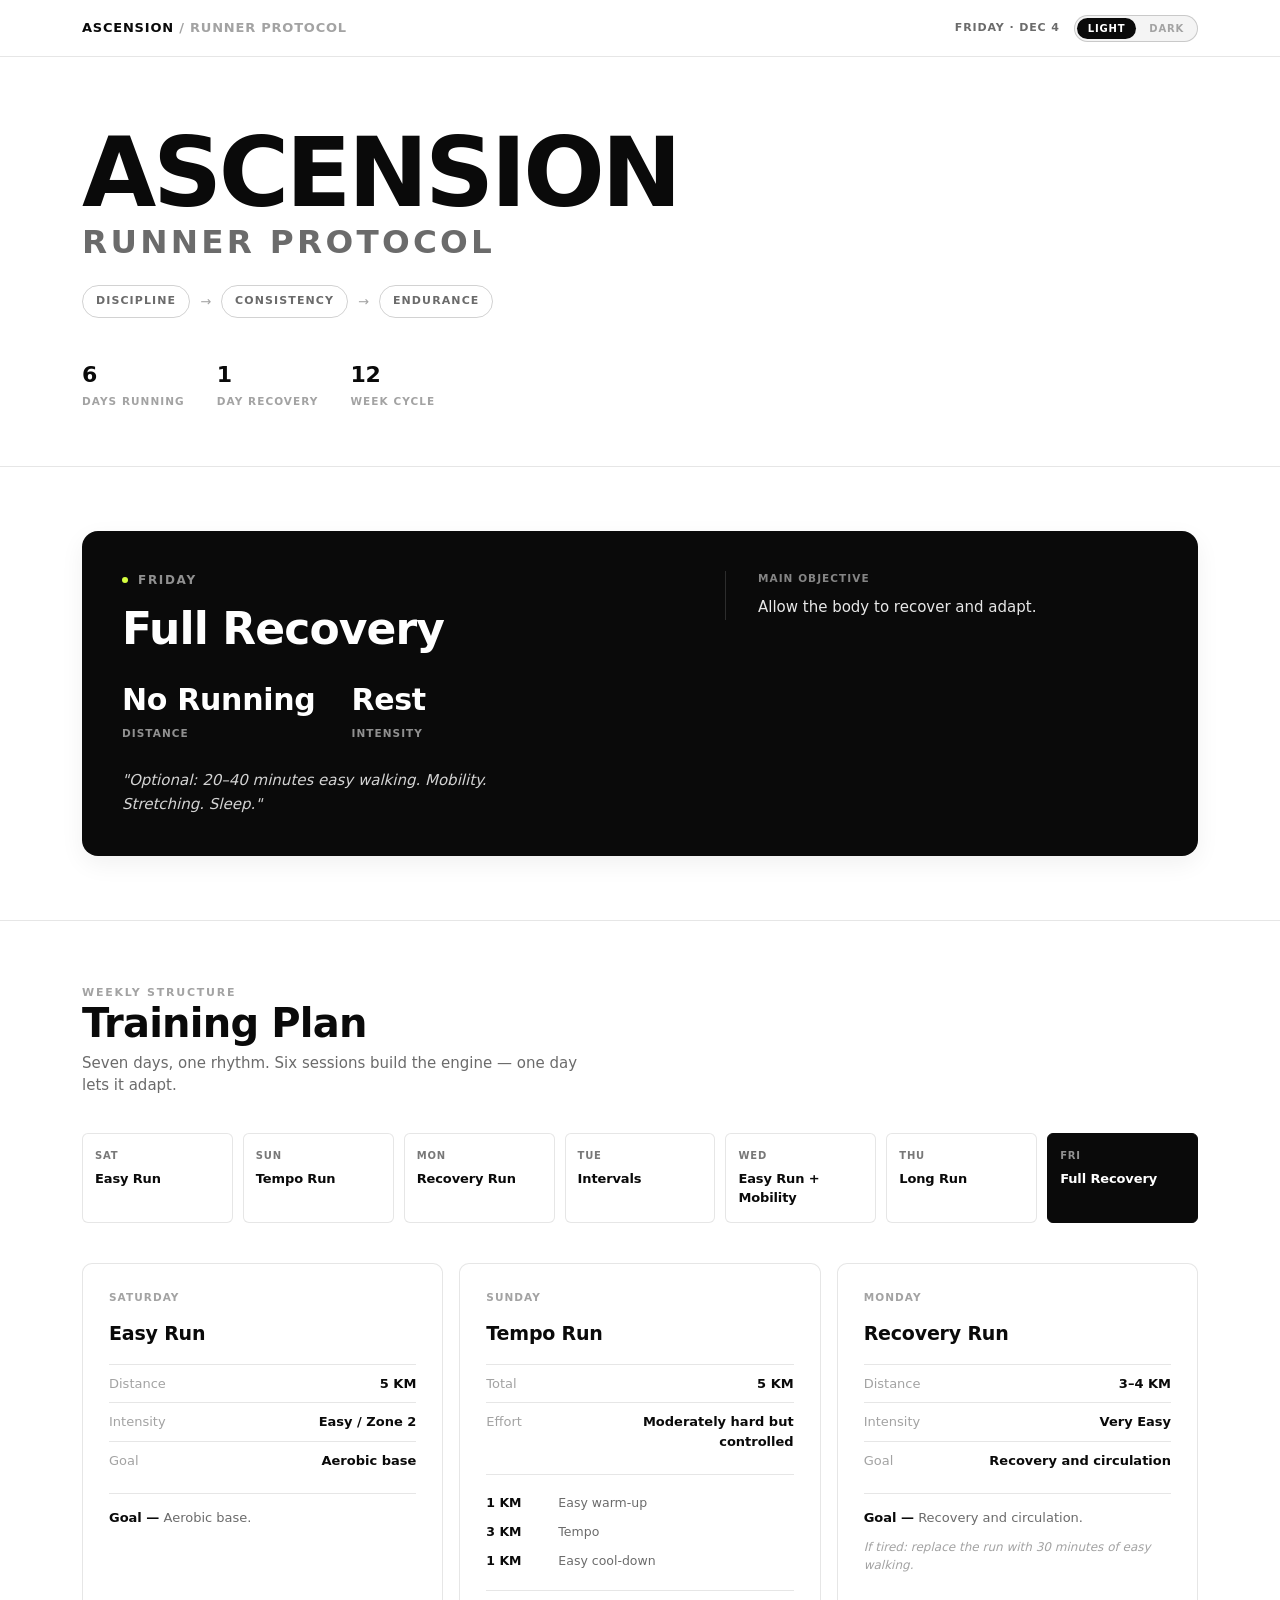
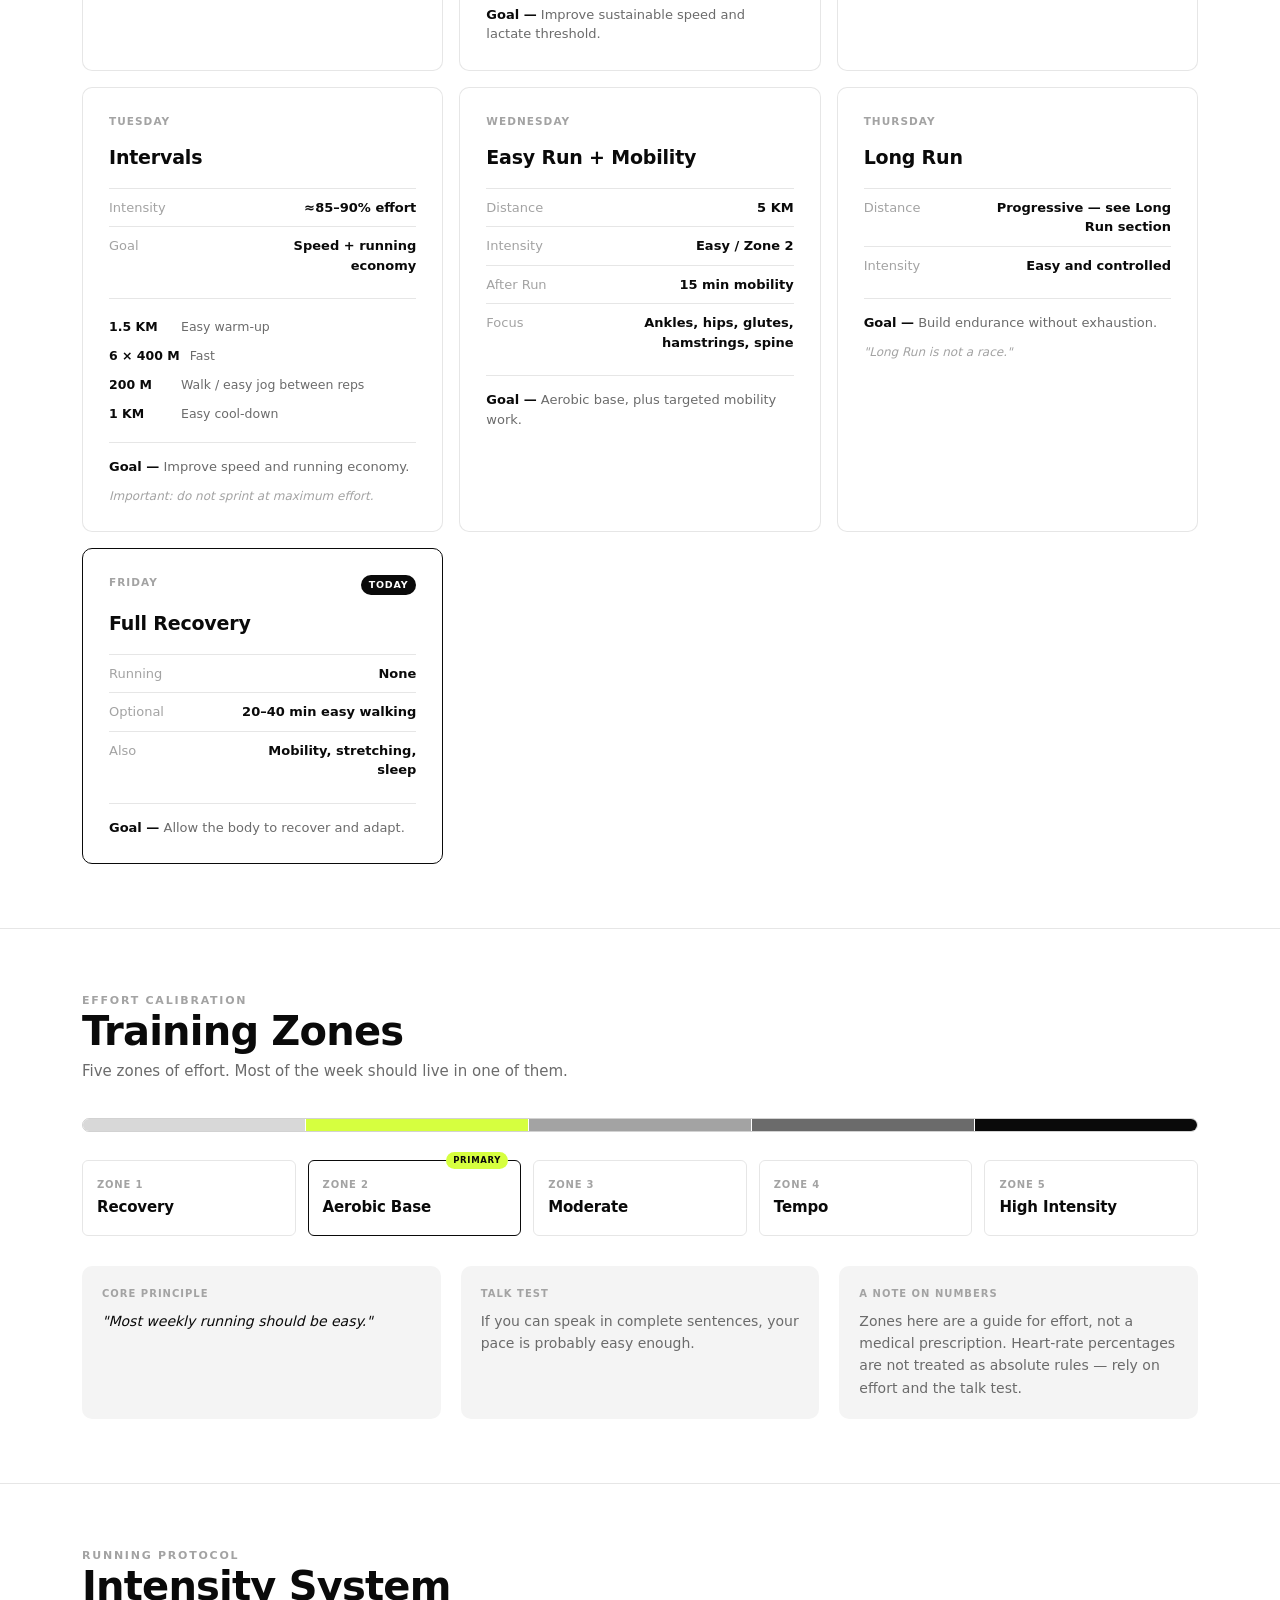
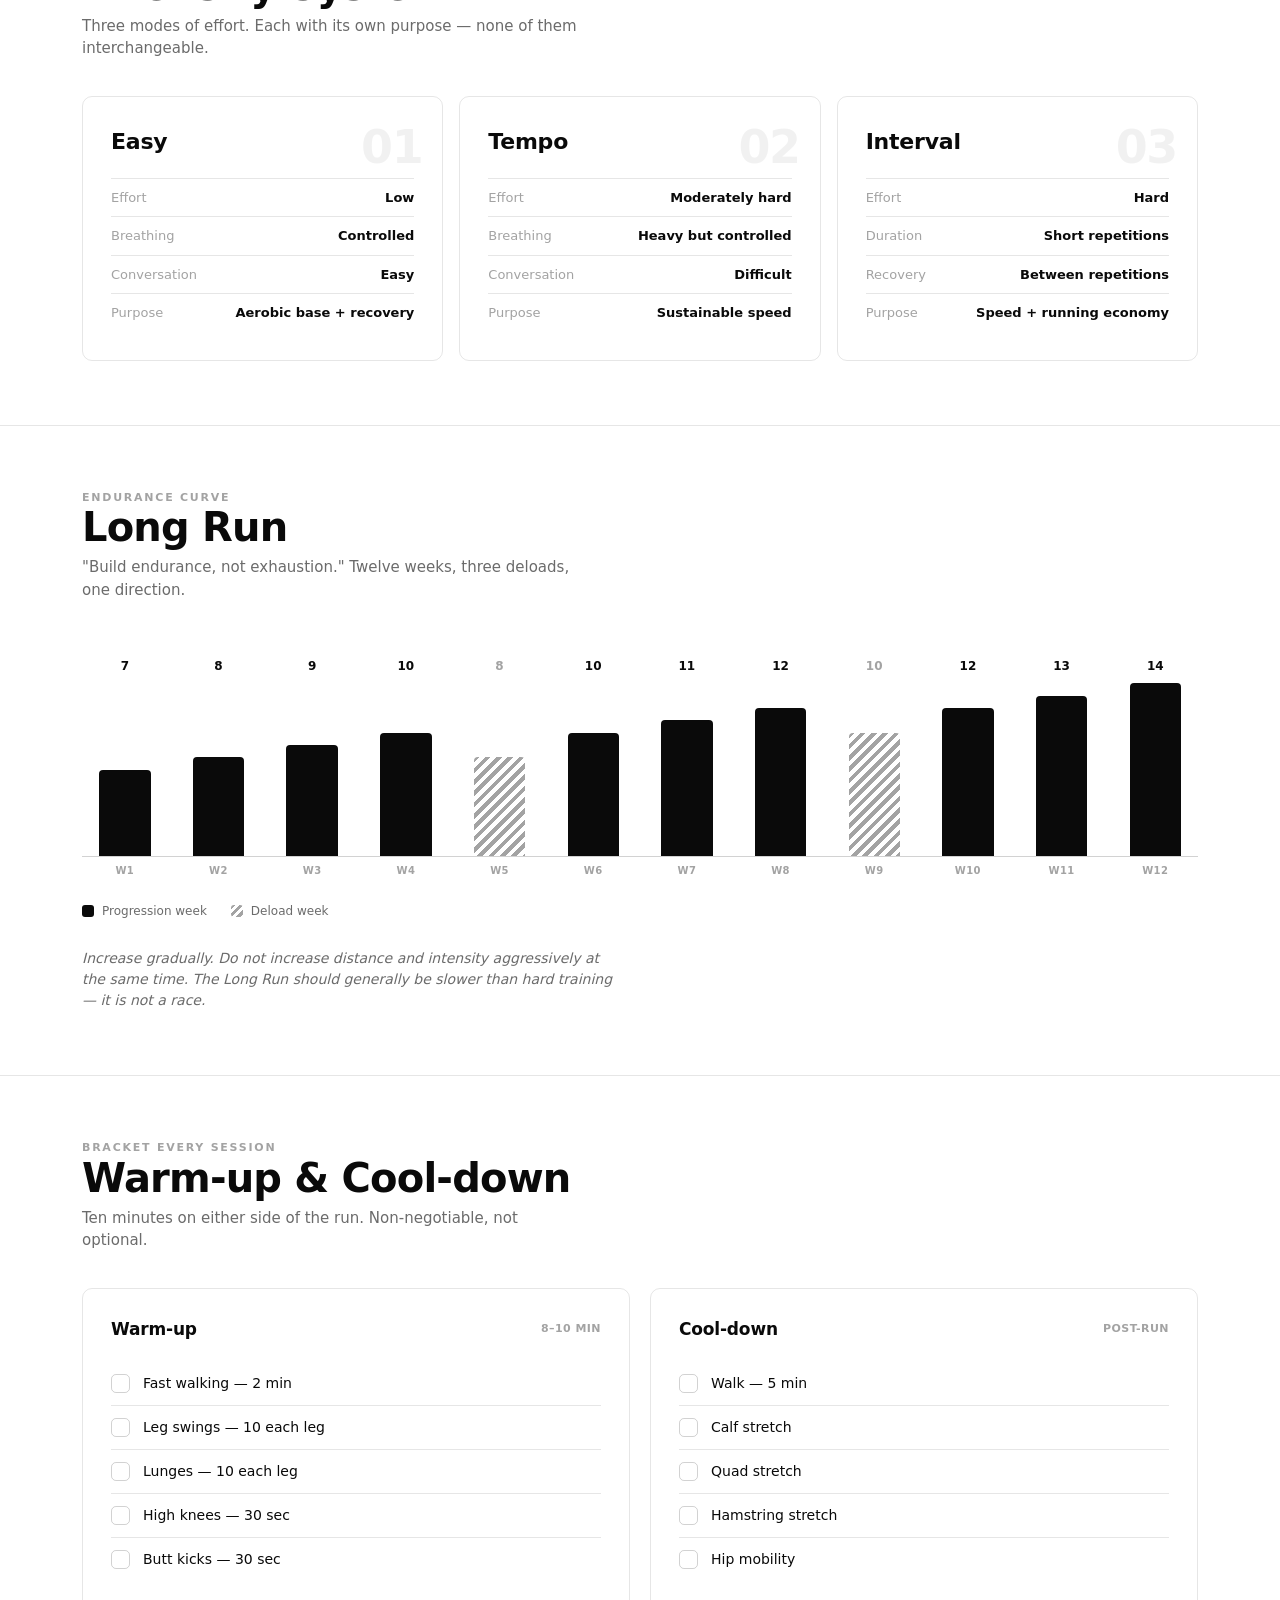
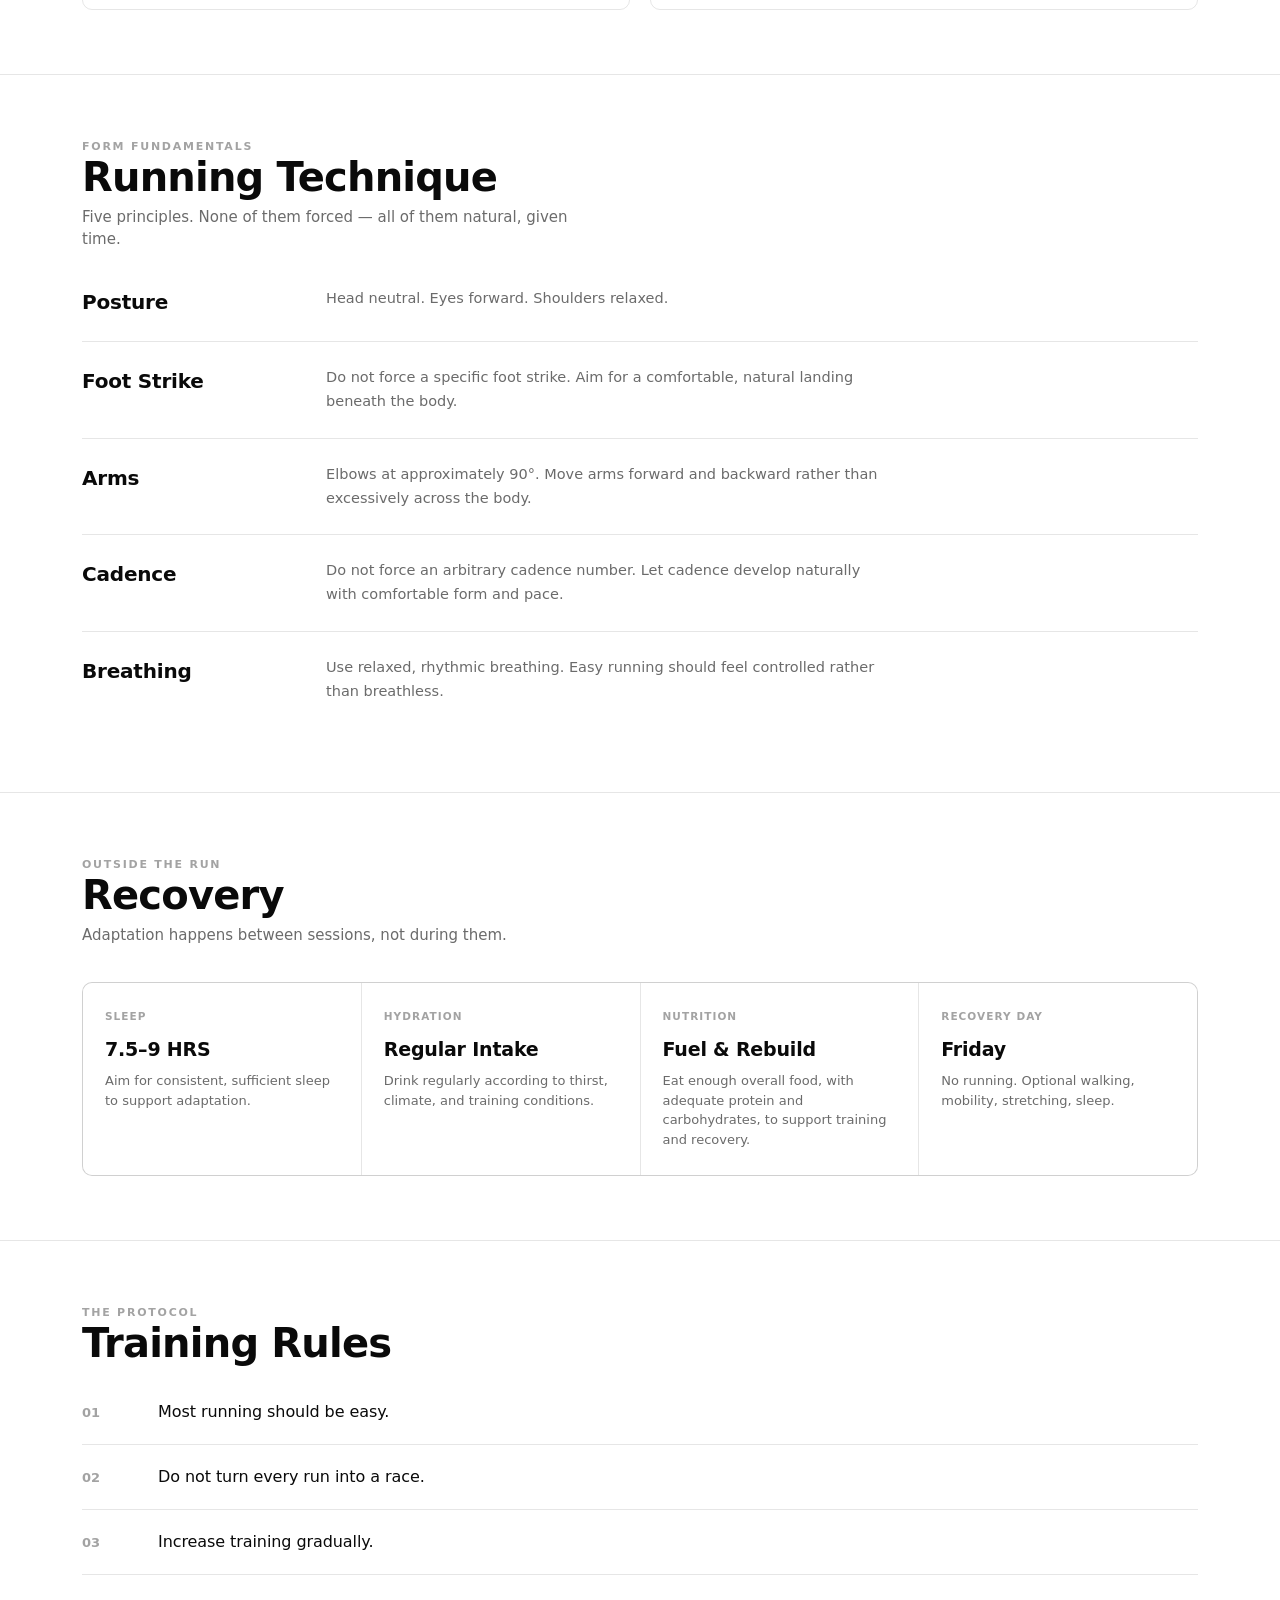
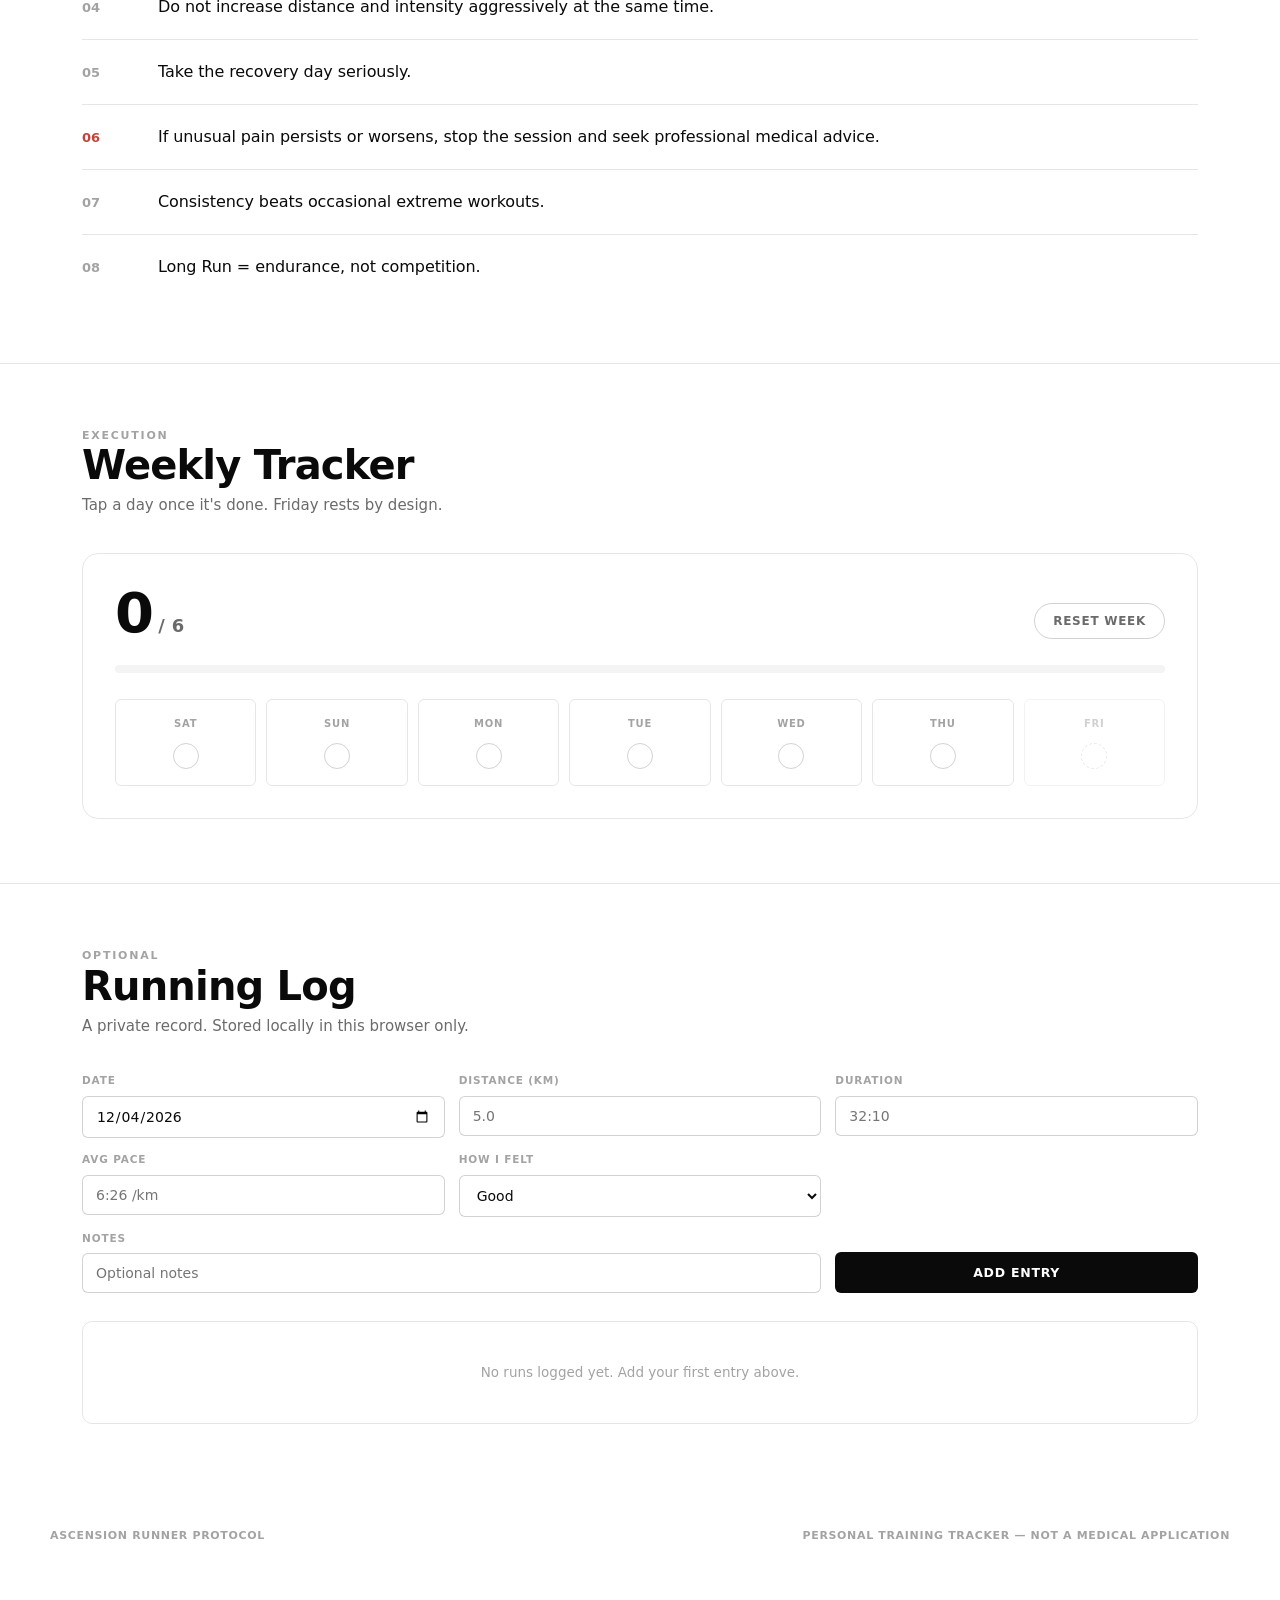
<file: RUNLOG/runner-protocol.html>
<!DOCTYPE html>
<html lang="en">
<head>
<meta charset="UTF-8">
<meta name="viewport" content="width=device-width, initial-scale=1.0">
<title>ASCENSION — Runner Protocol</title>
<style>
/* ============================================================
   ASCENSION — RUNNER PROTOCOL
   Monochrome athletic operating system. Swiss editorial grid,
   restrained motion, strict type hierarchy.
   ============================================================ */

@font-face { font-family: 'Inter'; font-weight: 100 900; src: local('Inter'); }

:root {
  --bg: #ffffff;
  --bg-elevated: #ffffff;
  --bg-inset: #f4f4f4;
  --text-primary: #0a0a0a;
  --text-secondary: #6b6b6b;
  --text-tertiary: #a3a3a3;
  --border: rgba(10,10,10,0.10);
  --border-strong: rgba(10,10,10,0.18);
  --accent: #d6ff3f;
  --accent-ink: #0a0a0a;
  --danger: #c1443a;
  --shadow-sm: 0 1px 2px rgba(0,0,0,0.04);
  --shadow-md: 0 8px 24px rgba(0,0,0,0.06);
  --radius-sm: 6px;
  --radius-md: 10px;
  --radius-lg: 16px;
  --ease: cubic-bezier(0.22, 1, 0.36, 1);
  --mono: 'JetBrains Mono', 'SF Mono', ui-monospace, monospace;
}

html[data-theme="dark"] {
  --bg: #0a0a0a;
  --bg-elevated: #121212;
  --bg-inset: #161616;
  --text-primary: #f5f5f5;
  --text-secondary: #8f8f8f;
  --text-tertiary: #5c5c5c;
  --border: rgba(255,255,255,0.09);
  --border-strong: rgba(255,255,255,0.16);
  --accent: #d6ff3f;
  --accent-ink: #0a0a0a;
  --shadow-sm: 0 1px 2px rgba(0,0,0,0.3);
  --shadow-md: 0 12px 32px rgba(0,0,0,0.45);
}

* { margin: 0; padding: 0; box-sizing: border-box; }

@media (prefers-reduced-motion: reduce) {
  *, *::before, *::after { animation-duration: 0.001ms !important; transition-duration: 0.001ms !important; }
}

html { -webkit-text-size-adjust: 100%; }

body {
  font-family: 'Inter', -apple-system, BlinkMacSystemFont, 'Segoe UI', system-ui, sans-serif;
  background: var(--bg);
  color: var(--text-primary);
  line-height: 1.5;
  -webkit-font-smoothing: antialiased;
  transition: background 220ms var(--ease), color 220ms var(--ease);
  overflow-x: hidden;
}

img, svg { display: block; max-width: 100%; }
button { font-family: inherit; cursor: pointer; }
a { color: inherit; }

:focus-visible {
  outline: 2px solid var(--accent);
  outline-offset: 3px;
  border-radius: 2px;
}

.wrap {
  max-width: 1180px;
  margin: 0 auto;
  padding: 0 32px;
}

@media (max-width: 720px) {
  .wrap { padding: 0 20px; }
}

/* ---------- Typographic scale ---------- */

.eyebrow {
  font-size: 11px;
  font-weight: 600;
  letter-spacing: 0.16em;
  text-transform: uppercase;
  color: var(--text-tertiary);
}

.section-title {
  font-size: clamp(28px, 4vw, 40px);
  font-weight: 700;
  letter-spacing: -0.02em;
  line-height: 1.05;
}

.section-sub {
  font-size: 15px;
  color: var(--text-secondary);
  margin-top: 8px;
  max-width: 52ch;
}

.metric-huge {
  font-size: clamp(48px, 8vw, 88px);
  font-weight: 800;
  letter-spacing: -0.03em;
  line-height: 0.95;
  font-variant-numeric: tabular-nums;
}

.metric-unit {
  font-size: 0.32em;
  font-weight: 600;
  letter-spacing: 0.02em;
  color: var(--text-secondary);
  margin-left: 6px;
}

/* ============================================================
   PROGRESS RAIL — persistent vertical scroll indicator
   ============================================================ */

#scroll-rail {
  position: fixed;
  top: 0; left: 0;
  height: 2px;
  width: 0%;
  background: var(--text-primary);
  z-index: 999;
  transition: width 80ms linear;
}

/* ============================================================
   TOP BAR
   ============================================================ */

.topbar {
  position: sticky;
  top: 0;
  z-index: 100;
  background: color-mix(in srgb, var(--bg) 88%, transparent);
  backdrop-filter: blur(14px) saturate(140%);
  -webkit-backdrop-filter: blur(14px) saturate(140%);
  border-bottom: 1px solid var(--border);
}

.topbar-inner {
  display: flex;
  align-items: center;
  justify-content: space-between;
  height: 56px;
}

.topbar-mark {
  font-size: 13px;
  font-weight: 800;
  letter-spacing: 0.06em;
}

.topbar-mark span { color: var(--text-tertiary); font-weight: 600; }

.topbar-right { display: flex; align-items: center; gap: 14px; }

.day-chip {
  font-size: 11px;
  font-weight: 600;
  letter-spacing: 0.08em;
  text-transform: uppercase;
  color: var(--text-secondary);
  font-variant-numeric: tabular-nums;
}

.theme-toggle {
  display: flex;
  border: 1px solid var(--border-strong);
  border-radius: 100px;
  padding: 2px;
  gap: 2px;
  background: var(--bg-inset);
}

.theme-toggle button {
  border: none;
  background: transparent;
  color: var(--text-tertiary);
  font-size: 10px;
  font-weight: 700;
  letter-spacing: 0.08em;
  padding: 5px 11px;
  border-radius: 100px;
  transition: all 180ms var(--ease);
}

.theme-toggle button.active {
  background: var(--text-primary);
  color: var(--bg);
}

/* ============================================================
   HEADER / HERO
   ============================================================ */

.hero {
  padding: 72px 0 56px;
  border-bottom: 1px solid var(--border);
  position: relative;
}

.hero-mark {
  font-size: clamp(46px, 9vw, 96px);
  font-weight: 800;
  letter-spacing: -0.035em;
  line-height: 0.92;
}

.hero-mark .sub-mark {
  display: block;
  font-size: 0.34em;
  font-weight: 700;
  letter-spacing: 0.1em;
  color: var(--text-secondary);
  margin-top: 10px;
}

.hero-flow {
  margin-top: 28px;
  display: flex;
  align-items: center;
  gap: 10px;
  flex-wrap: wrap;
}

.flow-node {
  font-size: 11px;
  font-weight: 700;
  letter-spacing: 0.1em;
  text-transform: uppercase;
  padding: 7px 13px;
  border: 1px solid var(--border-strong);
  border-radius: 100px;
  color: var(--text-secondary);
}

.flow-arrow { color: var(--text-tertiary); font-size: 13px; }

.hero-meta {
  margin-top: 40px;
  display: flex;
  gap: 32px;
  flex-wrap: wrap;
}

.hero-meta-item .num {
  font-size: 22px;
  font-weight: 700;
  font-variant-numeric: tabular-nums;
  letter-spacing: -0.01em;
}

.hero-meta-item .lbl {
  font-size: 10.5px;
  font-weight: 600;
  letter-spacing: 0.1em;
  text-transform: uppercase;
  color: var(--text-tertiary);
  margin-top: 3px;
}

/* ============================================================
   SECTION SHELL
   ============================================================ */

.section {
  padding: 64px 0;
  border-bottom: 1px solid var(--border);
}

.section-head {
  display: flex;
  justify-content: space-between;
  align-items: flex-end;
  gap: 24px;
  margin-bottom: 36px;
  flex-wrap: wrap;
}

/* ============================================================
   TODAY CARD
   ============================================================ */

.today-card {
  background: var(--text-primary);
  color: var(--bg);
  border-radius: var(--radius-lg);
  padding: 40px;
  position: relative;
  overflow: hidden;
  box-shadow: var(--shadow-md);
}

html[data-theme="dark"] .today-card { background: var(--bg-elevated); border: 1px solid var(--border-strong); }

.today-grid {
  display: grid;
  grid-template-columns: 1.3fr 1fr;
  gap: 40px;
  align-items: start;
  position: relative;
  z-index: 1;
}

@media (max-width: 780px) {
  .today-grid { grid-template-columns: 1fr; gap: 28px; }
}

.today-day-row {
  display: flex;
  align-items: center;
  gap: 10px;
  margin-bottom: 18px;
}

.today-day {
  font-size: 12px;
  font-weight: 700;
  letter-spacing: 0.14em;
  text-transform: uppercase;
  opacity: 0.55;
}

.today-live {
  width: 6px; height: 6px; border-radius: 50%;
  background: var(--accent);
  box-shadow: 0 0 0 0 rgba(214,255,63,0.5);
  animation: pulse-dot 2.2s ease-in-out infinite;
}

@keyframes pulse-dot {
  0%, 100% { box-shadow: 0 0 0 0 rgba(214,255,63,0.45); }
  50% { box-shadow: 0 0 0 6px rgba(214,255,63,0); }
}

.today-workout-name {
  font-size: clamp(30px, 4vw, 44px);
  font-weight: 800;
  letter-spacing: -0.02em;
  line-height: 1.02;
}

.today-stats {
  display: flex;
  gap: 36px;
  margin-top: 26px;
  flex-wrap: wrap;
}

.today-stat .v {
  font-size: 30px;
  font-weight: 800;
  font-variant-numeric: tabular-nums;
  letter-spacing: -0.01em;
}

.today-stat .l {
  font-size: 10.5px;
  font-weight: 600;
  letter-spacing: 0.1em;
  text-transform: uppercase;
  opacity: 0.55;
  margin-top: 4px;
}

.today-instructions {
  font-size: 15px;
  line-height: 1.6;
  opacity: 0.82;
  margin-top: 26px;
  max-width: 46ch;
  font-style: italic;
}

.today-side {
  border-left: 1px solid rgba(255,255,255,0.14);
  padding-left: 32px;
}

html[data-theme="dark"] .today-side { border-left-color: var(--border-strong); }

@media (max-width: 780px) {
  .today-side { border-left: none; border-top: 1px solid rgba(255,255,255,0.14); padding-left: 0; padding-top: 24px; }
  html[data-theme="dark"] .today-side { border-top-color: var(--border-strong); }
}

.today-side-label {
  font-size: 10.5px;
  font-weight: 700;
  letter-spacing: 0.1em;
  text-transform: uppercase;
  opacity: 0.5;
  margin-bottom: 10px;
}

.today-objective {
  font-size: 15px;
  line-height: 1.55;
  opacity: 0.9;
}

/* ============================================================
   WEEK TIMELINE
   ============================================================ */

.week-rail {
  display: grid;
  grid-template-columns: repeat(7, 1fr);
  gap: 10px;
  margin-bottom: 40px;
}

@media (max-width: 900px) {
  .week-rail { grid-template-columns: repeat(4, 1fr); }
}
@media (max-width: 560px) {
  .week-rail { grid-template-columns: repeat(2, 1fr); }
}

.week-pip {
  border: 1px solid var(--border);
  border-radius: var(--radius-sm);
  padding: 14px 12px;
  transition: all 200ms var(--ease);
  cursor: pointer;
  background: var(--bg-elevated);
}

.week-pip:hover { border-color: var(--border-strong); }

.week-pip.is-today {
  border-color: var(--text-primary);
  background: var(--text-primary);
  color: var(--bg);
}

.week-pip .d {
  font-size: 10px;
  font-weight: 700;
  letter-spacing: 0.08em;
  text-transform: uppercase;
  opacity: 0.55;
}

.week-pip .t {
  font-size: 13px;
  font-weight: 700;
  margin-top: 6px;
  letter-spacing: -0.01em;
}

.week-cards {
  display: grid;
  grid-template-columns: repeat(auto-fill, minmax(280px, 1fr));
  gap: 16px;
}

.day-card {
  border: 1px solid var(--border);
  border-radius: var(--radius-md);
  padding: 26px;
  background: var(--bg-elevated);
  transition: border-color 200ms var(--ease), transform 200ms var(--ease), box-shadow 200ms var(--ease);
  scroll-margin-top: 80px;
}

.day-card:hover {
  border-color: var(--border-strong);
  box-shadow: var(--shadow-sm);
}

.day-card.is-today {
  border-color: var(--text-primary);
  border-width: 1.5px;
}

.day-card-head {
  display: flex;
  justify-content: space-between;
  align-items: flex-start;
  margin-bottom: 14px;
}

.day-card-day {
  font-size: 10.5px;
  font-weight: 700;
  letter-spacing: 0.1em;
  text-transform: uppercase;
  color: var(--text-tertiary);
}

.day-card-badge {
  font-size: 9.5px;
  font-weight: 700;
  letter-spacing: 0.08em;
  text-transform: uppercase;
  background: var(--text-primary);
  color: var(--bg);
  padding: 3px 8px;
  border-radius: 100px;
}

.day-card-title {
  font-size: 19px;
  font-weight: 700;
  letter-spacing: -0.01em;
  margin-bottom: 16px;
}

.day-card-row {
  display: flex;
  justify-content: space-between;
  padding: 9px 0;
  border-top: 1px solid var(--border);
  font-size: 13px;
}

.day-card-row:first-of-type { border-top: none; }

.day-card-row .k { color: var(--text-tertiary); font-weight: 500; }
.day-card-row .v { color: var(--text-primary); font-weight: 600; text-align: right; max-width: 60%; }

.day-card-structure {
  margin-top: 14px;
  padding-top: 14px;
  border-top: 1px solid var(--border);
}

.day-card-structure-item {
  display: flex;
  gap: 10px;
  font-size: 12.5px;
  padding: 5px 0;
  color: var(--text-secondary);
}

.day-card-structure-item .tag {
  font-variant-numeric: tabular-nums;
  font-weight: 700;
  color: var(--text-primary);
  min-width: 62px;
  flex-shrink: 0;
}

.day-card-goal {
  margin-top: 14px;
  padding-top: 14px;
  border-top: 1px solid var(--border);
  font-size: 13px;
  color: var(--text-secondary);
  line-height: 1.5;
}

.day-card-goal strong { color: var(--text-primary); font-weight: 600; }

.day-card-note {
  margin-top: 10px;
  font-size: 12px;
  color: var(--text-tertiary);
  font-style: italic;
}

/* ============================================================
   TRAINING ZONES
   ============================================================ */

.zone-bar {
  display: flex;
  height: 14px;
  border-radius: 100px;
  overflow: hidden;
  border: 1px solid var(--border-strong);
  margin-bottom: 28px;
}

.zone-seg { flex: 1; position: relative; transition: transform 200ms var(--ease); }
.zone-seg:not(:last-child) { border-right: 1px solid var(--bg); }

html[data-theme="dark"] .zone-seg:not(:last-child) { border-right-color: var(--bg); }

.zone-seg[data-z="1"] { background: #d8d8d8; }
.zone-seg[data-z="2"] { background: var(--accent); }
.zone-seg[data-z="3"] { background: #a3a3a3; }
.zone-seg[data-z="4"] { background: #6b6b6b; }
.zone-seg[data-z="5"] { background: #0a0a0a; }

html[data-theme="dark"] .zone-seg[data-z="1"] { background: #3a3a3a; }
html[data-theme="dark"] .zone-seg[data-z="3"] { background: #4a4a4a; }
html[data-theme="dark"] .zone-seg[data-z="4"] { background: #6b6b6b; }
html[data-theme="dark"] .zone-seg[data-z="5"] { background: #d0d0d0; }

.zone-grid {
  display: grid;
  grid-template-columns: repeat(5, 1fr);
  gap: 12px;
  margin-bottom: 30px;
}

@media (max-width: 760px) {
  .zone-grid { grid-template-columns: repeat(2, 1fr); }
}

.zone-item {
  padding: 16px 14px;
  border-radius: var(--radius-sm);
  border: 1px solid var(--border);
}

.zone-item.primary {
  border-color: var(--text-primary);
  border-width: 1.5px;
  position: relative;
}

.zone-item.primary::after {
  content: 'PRIMARY';
  position: absolute;
  top: -9px; right: 12px;
  font-size: 8.5px;
  font-weight: 800;
  letter-spacing: 0.08em;
  background: var(--accent);
  color: var(--accent-ink);
  padding: 2px 7px;
  border-radius: 100px;
}

.zone-item .zn { font-size: 10px; font-weight: 700; letter-spacing: 0.08em; color: var(--text-tertiary); }
.zone-item .zt { font-size: 15px; font-weight: 700; margin-top: 4px; letter-spacing: -0.01em; }

.principle-strip {
  display: flex;
  gap: 20px;
  flex-wrap: wrap;
}

.principle-note {
  flex: 1;
  min-width: 240px;
  padding: 20px;
  background: var(--bg-inset);
  border-radius: var(--radius-md);
  font-size: 14px;
  line-height: 1.6;
}

.principle-note .pn-label {
  font-size: 10px;
  font-weight: 700;
  letter-spacing: 0.1em;
  text-transform: uppercase;
  color: var(--text-tertiary);
  margin-bottom: 8px;
}

.principle-note p { color: var(--text-secondary); }
.principle-note .quote { font-style: italic; color: var(--text-primary); font-weight: 500; }

/* ============================================================
   INTENSITY CARDS
   ============================================================ */

.intensity-grid {
  display: grid;
  grid-template-columns: repeat(3, 1fr);
  gap: 16px;
}

@media (max-width: 800px) {
  .intensity-grid { grid-template-columns: 1fr; }
}

.intensity-card {
  border: 1px solid var(--border);
  border-radius: var(--radius-md);
  padding: 28px;
  position: relative;
  overflow: hidden;
  transition: border-color 200ms var(--ease);
}

.intensity-card:hover { border-color: var(--border-strong); }

.intensity-card .ic-num {
  position: absolute;
  top: 16px; right: 20px;
  font-size: 46px;
  font-weight: 800;
  color: var(--text-primary);
  opacity: 0.05;
  letter-spacing: -0.03em;
}

.intensity-card h3 {
  font-size: 22px;
  font-weight: 800;
  letter-spacing: -0.01em;
  margin-bottom: 20px;
}

.ic-row {
  display: flex;
  justify-content: space-between;
  padding: 9px 0;
  border-top: 1px solid var(--border);
  font-size: 13px;
}
.ic-row:first-of-type { border-top: none; }
.ic-row .k { color: var(--text-tertiary); }
.ic-row .v { font-weight: 600; }

/* ============================================================
   LONG RUN PROGRESSION
   ============================================================ */

.progression-chart {
  display: flex;
  align-items: flex-end;
  gap: 8px;
  height: 220px;
  padding: 20px 0 0;
  border-bottom: 1px solid var(--border-strong);
  margin-bottom: 6px;
}

.prog-col {
  flex: 1;
  display: flex;
  flex-direction: column;
  align-items: center;
  justify-content: flex-end;
  height: 100%;
  gap: 8px;
  cursor: default;
}

.prog-bar-wrap { flex: 1; display: flex; align-items: flex-end; width: 100%; justify-content: center; }

.prog-bar {
  width: 60%;
  min-width: 18px;
  background: var(--text-primary);
  border-radius: 4px 4px 0 0;
  transform-origin: bottom;
  animation: grow-bar 700ms var(--ease) backwards;
  transition: opacity 200ms var(--ease);
}

.prog-col.deload .prog-bar {
  background: repeating-linear-gradient(135deg, var(--text-tertiary), var(--text-tertiary) 4px, transparent 4px, transparent 8px);
}

@keyframes grow-bar {
  from { transform: scaleY(0); }
  to { transform: scaleY(1); }
}

.prog-col .pv {
  font-size: 12px;
  font-weight: 700;
  font-variant-numeric: tabular-nums;
  color: var(--text-primary);
}

.prog-col.deload .pv { color: var(--text-tertiary); }

.prog-labels {
  display: flex;
  gap: 8px;
}

.prog-labels .pl {
  flex: 1;
  text-align: center;
  font-size: 10px;
  font-weight: 600;
  letter-spacing: 0.04em;
  color: var(--text-tertiary);
}

.prog-legend {
  display: flex;
  gap: 24px;
  margin-top: 24px;
  flex-wrap: wrap;
}

.prog-legend-item {
  display: flex;
  align-items: center;
  gap: 8px;
  font-size: 12px;
  color: var(--text-secondary);
}

.legend-swatch { width: 12px; height: 12px; border-radius: 3px; background: var(--text-primary); }
.legend-swatch.deload { background: repeating-linear-gradient(135deg, var(--text-tertiary), var(--text-tertiary) 3px, transparent 3px, transparent 6px); }

.progression-note {
  margin-top: 28px;
  font-size: 14px;
  color: var(--text-secondary);
  font-style: italic;
  max-width: 60ch;
}

/* ============================================================
   CHECKLISTS
   ============================================================ */

.checklist-grid {
  display: grid;
  grid-template-columns: 1fr 1fr;
  gap: 20px;
}

@media (max-width: 760px) {
  .checklist-grid { grid-template-columns: 1fr; }
}

.checklist-card {
  border: 1px solid var(--border);
  border-radius: var(--radius-md);
  padding: 28px;
}

.checklist-card-head {
  display: flex;
  justify-content: space-between;
  align-items: center;
  margin-bottom: 20px;
}

.checklist-card-head h3 {
  font-size: 17px;
  font-weight: 700;
  letter-spacing: -0.01em;
}

.checklist-meta {
  font-size: 11px;
  font-weight: 600;
  color: var(--text-tertiary);
  letter-spacing: 0.04em;
}

.check-item {
  display: flex;
  align-items: center;
  gap: 13px;
  padding: 11px 0;
  border-top: 1px solid var(--border);
  cursor: pointer;
  user-select: none;
}

.check-item:first-of-type { border-top: none; }

.check-box {
  width: 19px; height: 19px;
  border: 1.5px solid var(--border-strong);
  border-radius: 5px;
  flex-shrink: 0;
  display: flex;
  align-items: center;
  justify-content: center;
  transition: all 180ms var(--ease);
}

.check-box svg {
  width: 11px; height: 11px;
  opacity: 0;
  transform: scale(0.5);
  transition: all 180ms var(--ease);
}

.check-item.checked .check-box {
  background: var(--text-primary);
  border-color: var(--text-primary);
}

html[data-theme="dark"] .check-item.checked .check-box { background: var(--accent); border-color: var(--accent); }

.check-item.checked .check-box svg { opacity: 1; transform: scale(1); }
.check-item.checked .check-box svg path { stroke: var(--bg); }
html[data-theme="dark"] .check-item.checked .check-box svg path { stroke: var(--accent-ink); }

.check-label {
  font-size: 14px;
  color: var(--text-primary);
  transition: color 180ms var(--ease), opacity 180ms var(--ease);
}

.check-item.checked .check-label {
  color: var(--text-tertiary);
  text-decoration: line-through;
  opacity: 0.7;
}

/* ============================================================
   TECHNIQUE
   ============================================================ */

.technique-list {
  display: flex;
  flex-direction: column;
}

.technique-row {
  display: grid;
  grid-template-columns: 220px 1fr;
  gap: 24px;
  padding: 24px 0;
  border-top: 1px solid var(--border);
}

.technique-row:first-child { border-top: none; padding-top: 0; }

@media (max-width: 700px) {
  .technique-row { grid-template-columns: 1fr; gap: 8px; }
}

.technique-name {
  font-size: 20px;
  font-weight: 800;
  letter-spacing: -0.01em;
}

.technique-body { color: var(--text-secondary); font-size: 14.5px; line-height: 1.65; max-width: 60ch; }

/* ============================================================
   RECOVERY
   ============================================================ */

.recovery-grid {
  display: grid;
  grid-template-columns: repeat(4, 1fr);
  gap: 1px;
  background: var(--border);
  border: 1px solid var(--border);
  border-radius: var(--radius-md);
  overflow: hidden;
}

@media (max-width: 900px) {
  .recovery-grid { grid-template-columns: repeat(2, 1fr); }
}

.recovery-cell {
  background: var(--bg-elevated);
  padding: 26px 22px;
}

.recovery-cell .rc-label {
  font-size: 10.5px;
  font-weight: 700;
  letter-spacing: 0.1em;
  text-transform: uppercase;
  color: var(--text-tertiary);
  margin-bottom: 10px;
}

.recovery-cell .rc-value {
  font-size: 19px;
  font-weight: 700;
  letter-spacing: -0.01em;
  margin-bottom: 8px;
}

.recovery-cell .rc-desc {
  font-size: 13px;
  color: var(--text-secondary);
  line-height: 1.5;
}

/* ============================================================
   RULES
   ============================================================ */

.rules-list { display: flex; flex-direction: column; }

.rule-row {
  display: grid;
  grid-template-columns: 56px 1fr;
  gap: 20px;
  padding: 20px 0;
  border-top: 1px solid var(--border);
  align-items: baseline;
}

.rule-row:first-child { border-top: none; padding-top: 0; }

.rule-num {
  font-size: 13px;
  font-weight: 700;
  color: var(--text-tertiary);
  font-variant-numeric: tabular-nums;
}

.rule-text {
  font-size: 16px;
  font-weight: 500;
  letter-spacing: -0.005em;
}

.rule-row.warn .rule-text { color: var(--text-primary); }
.rule-row.warn .rule-num { color: var(--danger); }

/* ============================================================
   WEEKLY TRACKER
   ============================================================ */

.tracker-shell {
  border: 1px solid var(--border);
  border-radius: var(--radius-lg);
  padding: 32px;
}

.tracker-top {
  display: flex;
  justify-content: space-between;
  align-items: flex-end;
  gap: 24px;
  margin-bottom: 26px;
  flex-wrap: wrap;
}

.tracker-completion .metric-huge { font-size: clamp(38px, 6vw, 56px); }

.tracker-progress-track {
  width: 100%;
  height: 8px;
  border-radius: 100px;
  background: var(--bg-inset);
  overflow: hidden;
  margin: 22px 0 26px;
}

.tracker-progress-fill {
  height: 100%;
  background: var(--text-primary);
  border-radius: 100px;
  width: 0%;
  transition: width 420ms var(--ease);
}

html[data-theme="dark"] .tracker-progress-fill { background: var(--accent); }

.tracker-days {
  display: grid;
  grid-template-columns: repeat(7, 1fr);
  gap: 10px;
}

@media (max-width: 760px) {
  .tracker-days { grid-template-columns: repeat(4, 1fr); }
}
@media (max-width: 480px) {
  .tracker-days { grid-template-columns: repeat(2, 1fr); }
}

.tracker-day {
  border: 1px solid var(--border);
  border-radius: var(--radius-sm);
  padding: 16px 12px;
  text-align: center;
  cursor: pointer;
  transition: all 180ms var(--ease);
  user-select: none;
}

.tracker-day:hover { border-color: var(--border-strong); }

.tracker-day .td-label {
  font-size: 10px;
  font-weight: 700;
  letter-spacing: 0.08em;
  text-transform: uppercase;
  color: var(--text-tertiary);
  margin-bottom: 12px;
}

.tracker-day .td-box {
  width: 26px; height: 26px;
  margin: 0 auto;
  border-radius: 50%;
  border: 1.5px solid var(--border-strong);
  display: flex;
  align-items: center;
  justify-content: center;
  transition: all 180ms var(--ease);
}

.tracker-day .td-box svg {
  width: 13px; height: 13px;
  opacity: 0;
  transform: scale(0.4);
  transition: all 180ms var(--ease);
}

.tracker-day.done { border-color: var(--text-primary); }
.tracker-day.done .td-box { background: var(--text-primary); border-color: var(--text-primary); }
html[data-theme="dark"] .tracker-day.done .td-box { background: var(--accent); border-color: var(--accent); }
.tracker-day.done .td-box svg { opacity: 1; transform: scale(1); }
.tracker-day.done .td-box svg path { stroke: var(--bg); }
html[data-theme="dark"] .tracker-day.done .td-box svg path { stroke: var(--accent-ink); }

.tracker-day.rest { cursor: default; opacity: 0.5; }
.tracker-day.rest .td-box { border-style: dashed; }
.tracker-day.rest .td-label { color: var(--text-tertiary); }

.tracker-footer {
  display: flex;
  justify-content: flex-end;
  margin-top: 24px;
}

.btn-reset {
  font-size: 12px;
  font-weight: 700;
  letter-spacing: 0.06em;
  text-transform: uppercase;
  color: var(--text-secondary);
  background: transparent;
  border: 1px solid var(--border-strong);
  border-radius: 100px;
  padding: 10px 18px;
  transition: all 180ms var(--ease);
}

.btn-reset:hover { border-color: var(--text-primary); color: var(--text-primary); }

/* ============================================================
   LOG
   ============================================================ */

.log-form {
  display: grid;
  grid-template-columns: repeat(3, 1fr);
  gap: 14px;
  margin-bottom: 28px;
}

@media (max-width: 760px) {
  .log-form { grid-template-columns: 1fr 1fr; }
}
@media (max-width: 480px) {
  .log-form { grid-template-columns: 1fr; }
}

.log-field { display: flex; flex-direction: column; gap: 7px; }

.log-field label {
  font-size: 10.5px;
  font-weight: 700;
  letter-spacing: 0.08em;
  text-transform: uppercase;
  color: var(--text-tertiary);
}

.log-field input, .log-field select, .log-field textarea {
  font-family: inherit;
  font-size: 14px;
  padding: 11px 13px;
  border: 1px solid var(--border-strong);
  border-radius: var(--radius-sm);
  background: var(--bg-elevated);
  color: var(--text-primary);
  transition: border-color 180ms var(--ease);
}

.log-field input:focus, .log-field select:focus, .log-field textarea:focus {
  border-color: var(--text-primary);
  outline: none;
}

.log-field.span2 { grid-column: span 2; }
@media (max-width: 480px) { .log-field.span2 { grid-column: span 1; } }

.log-field textarea { resize: vertical; min-height: 42px; font-family: inherit; }

.btn-primary {
  font-size: 12.5px;
  font-weight: 700;
  letter-spacing: 0.06em;
  text-transform: uppercase;
  background: var(--text-primary);
  color: var(--bg);
  border: none;
  border-radius: var(--radius-sm);
  padding: 13px 20px;
  transition: opacity 180ms var(--ease), transform 180ms var(--ease);
  align-self: end;
}

.btn-primary:hover { opacity: 0.85; }
.btn-primary:active { transform: scale(0.98); }

.log-table-wrap { overflow-x: auto; border: 1px solid var(--border); border-radius: var(--radius-md); }

table.log-table { width: 100%; border-collapse: collapse; min-width: 640px; }

.log-table th {
  text-align: left;
  font-size: 10px;
  font-weight: 700;
  letter-spacing: 0.08em;
  text-transform: uppercase;
  color: var(--text-tertiary);
  padding: 13px 16px;
  border-bottom: 1px solid var(--border-strong);
  background: var(--bg-inset);
  white-space: nowrap;
}

.log-table td {
  padding: 13px 16px;
  font-size: 13.5px;
  border-bottom: 1px solid var(--border);
  white-space: nowrap;
}

.log-table tr:last-child td { border-bottom: none; }

.log-table td.notes-cell { white-space: normal; min-width: 180px; }

.log-empty {
  padding: 40px;
  text-align: center;
  color: var(--text-tertiary);
  font-size: 13.5px;
}

.log-del {
  background: none;
  border: none;
  color: var(--text-tertiary);
  font-size: 16px;
  line-height: 1;
  padding: 4px;
  transition: color 180ms var(--ease);
}

.log-del:hover { color: var(--danger); }

/* ============================================================
   FOOTER
   ============================================================ */

.site-footer {
  padding: 40px 0 60px;
  display: flex;
  justify-content: space-between;
  align-items: center;
  flex-wrap: wrap;
  gap: 12px;
}

.site-footer .fm {
  font-size: 11px;
  font-weight: 600;
  letter-spacing: 0.06em;
  color: var(--text-tertiary);
  text-transform: uppercase;
}

/* ============================================================
   REVEAL ON SCROLL
   ============================================================ */

.reveal {
  opacity: 0;
  transform: translateY(14px);
  transition: opacity 560ms var(--ease), transform 560ms var(--ease);
}
.reveal.in { opacity: 1; transform: translateY(0); }
</style>
</head>
<body>

<div id="scroll-rail"></div>

<header class="topbar">
  <div class="wrap topbar-inner">
    <div class="topbar-mark">ASCENSION <span>/ RUNNER PROTOCOL</span></div>
    <div class="topbar-right">
      <span class="day-chip" id="topbar-day">—</span>
      <div class="theme-toggle" role="group" aria-label="Theme">
        <button type="button" id="theme-light" onclick="setTheme('light')">LIGHT</button>
        <button type="button" id="theme-dark" onclick="setTheme('dark')">DARK</button>
      </div>
    </div>
  </div>
</header>

<main>

  <!-- ============ HERO / HEADER ============ -->
  <section class="hero">
    <div class="wrap">
      <div class="hero-mark">
        ASCENSION
        <span class="sub-mark">RUNNER PROTOCOL</span>
      </div>
      <div class="hero-flow">
        <span class="flow-node">Discipline</span>
        <span class="flow-arrow">→</span>
        <span class="flow-node">Consistency</span>
        <span class="flow-arrow">→</span>
        <span class="flow-node">Endurance</span>
      </div>
      <div class="hero-meta">
        <div class="hero-meta-item">
          <div class="num">6</div>
          <div class="lbl">Days Running</div>
        </div>
        <div class="hero-meta-item">
          <div class="num">1</div>
          <div class="lbl">Day Recovery</div>
        </div>
        <div class="hero-meta-item">
          <div class="num">12</div>
          <div class="lbl">Week Cycle</div>
        </div>
      </div>
    </div>
  </section>

  <!-- ============ TODAY'S WORKOUT ============ -->
  <section class="section">
    <div class="wrap">
      <div class="today-card reveal">
        <div class="today-grid">
          <div>
            <div class="today-day-row">
              <span class="today-live" aria-hidden="true"></span>
              <span class="today-day" id="today-day-label">—</span>
            </div>
            <div class="today-workout-name" id="today-workout-name">—</div>
            <div class="today-stats">
              <div class="today-stat">
                <div class="v" id="today-distance">—</div>
                <div class="l">Distance</div>
              </div>
              <div class="today-stat">
                <div class="v" id="today-intensity">—</div>
                <div class="l">Intensity</div>
              </div>
            </div>
            <div class="today-instructions" id="today-instructions">—</div>
          </div>
          <div class="today-side">
            <div class="today-side-label">Main Objective</div>
            <div class="today-objective" id="today-objective">—</div>
          </div>
        </div>
      </div>
    </div>
  </section>

  <!-- ============ WEEKLY TRAINING PLAN ============ -->
  <section class="section" id="weekly-plan">
    <div class="wrap">
      <div class="section-head reveal">
        <div>
          <div class="eyebrow">Weekly Structure</div>
          <div class="section-title">Training Plan</div>
          <div class="section-sub">Seven days, one rhythm. Six sessions build the engine — one day lets it adapt.</div>
        </div>
      </div>

      <div class="week-rail reveal" id="week-rail"></div>
      <div class="week-cards" id="week-cards"></div>
    </div>
  </section>

  <!-- ============ TRAINING ZONES ============ -->
  <section class="section" id="zones">
    <div class="wrap">
      <div class="section-head reveal">
        <div>
          <div class="eyebrow">Effort Calibration</div>
          <div class="section-title">Training Zones</div>
          <div class="section-sub">Five zones of effort. Most of the week should live in one of them.</div>
        </div>
      </div>

      <div class="reveal">
        <div class="zone-bar" aria-hidden="true">
          <div class="zone-seg" data-z="1"></div>
          <div class="zone-seg" data-z="2"></div>
          <div class="zone-seg" data-z="3"></div>
          <div class="zone-seg" data-z="4"></div>
          <div class="zone-seg" data-z="5"></div>
        </div>

        <div class="zone-grid">
          <div class="zone-item">
            <div class="zn">ZONE 1</div>
            <div class="zt">Recovery</div>
          </div>
          <div class="zone-item primary">
            <div class="zn">ZONE 2</div>
            <div class="zt">Aerobic Base</div>
          </div>
          <div class="zone-item">
            <div class="zn">ZONE 3</div>
            <div class="zt">Moderate</div>
          </div>
          <div class="zone-item">
            <div class="zn">ZONE 4</div>
            <div class="zt">Tempo</div>
          </div>
          <div class="zone-item">
            <div class="zn">ZONE 5</div>
            <div class="zt">High Intensity</div>
          </div>
        </div>

        <div class="principle-strip">
          <div class="principle-note">
            <div class="pn-label">Core Principle</div>
            <p class="quote">"Most weekly running should be easy."</p>
          </div>
          <div class="principle-note">
            <div class="pn-label">Talk Test</div>
            <p>If you can speak in complete sentences, your pace is probably easy enough.</p>
          </div>
          <div class="principle-note">
            <div class="pn-label">A Note On Numbers</div>
            <p>Zones here are a guide for effort, not a medical prescription. Heart-rate percentages are not treated as absolute rules — rely on effort and the talk test.</p>
          </div>
        </div>
      </div>
    </div>
  </section>

  <!-- ============ RUNNING INTENSITY SYSTEM ============ -->
  <section class="section" id="intensity">
    <div class="wrap">
      <div class="section-head reveal">
        <div>
          <div class="eyebrow">Running Protocol</div>
          <div class="section-title">Intensity System</div>
          <div class="section-sub">Three modes of effort. Each with its own purpose — none of them interchangeable.</div>
        </div>
      </div>

      <div class="intensity-grid reveal">
        <div class="intensity-card">
          <div class="ic-num">01</div>
          <h3>Easy</h3>
          <div class="ic-row"><span class="k">Effort</span><span class="v">Low</span></div>
          <div class="ic-row"><span class="k">Breathing</span><span class="v">Controlled</span></div>
          <div class="ic-row"><span class="k">Conversation</span><span class="v">Easy</span></div>
          <div class="ic-row"><span class="k">Purpose</span><span class="v">Aerobic base + recovery</span></div>
        </div>
        <div class="intensity-card">
          <div class="ic-num">02</div>
          <h3>Tempo</h3>
          <div class="ic-row"><span class="k">Effort</span><span class="v">Moderately hard</span></div>
          <div class="ic-row"><span class="k">Breathing</span><span class="v">Heavy but controlled</span></div>
          <div class="ic-row"><span class="k">Conversation</span><span class="v">Difficult</span></div>
          <div class="ic-row"><span class="k">Purpose</span><span class="v">Sustainable speed</span></div>
        </div>
        <div class="intensity-card">
          <div class="ic-num">03</div>
          <h3>Interval</h3>
          <div class="ic-row"><span class="k">Effort</span><span class="v">Hard</span></div>
          <div class="ic-row"><span class="k">Duration</span><span class="v">Short repetitions</span></div>
          <div class="ic-row"><span class="k">Recovery</span><span class="v">Between repetitions</span></div>
          <div class="ic-row"><span class="k">Purpose</span><span class="v">Speed + running economy</span></div>
        </div>
      </div>
    </div>
  </section>

  <!-- ============ LONG RUN PROGRESSION ============ -->
  <section class="section" id="long-run">
    <div class="wrap">
      <div class="section-head reveal">
        <div>
          <div class="eyebrow">Endurance Curve</div>
          <div class="section-title">Long Run</div>
          <div class="section-sub">"Build endurance, not exhaustion." Twelve weeks, three deloads, one direction.</div>
        </div>
      </div>

      <div class="reveal">
        <div class="progression-chart" id="progression-chart"></div>
        <div class="prog-labels" id="progression-labels"></div>

        <div class="prog-legend">
          <div class="prog-legend-item"><span class="legend-swatch"></span> Progression week</div>
          <div class="prog-legend-item"><span class="legend-swatch deload"></span> Deload week</div>
        </div>

        <p class="progression-note">Increase gradually. Do not increase distance and intensity aggressively at the same time. The Long Run should generally be slower than hard training — it is not a race.</p>
      </div>
    </div>
  </section>

  <!-- ============ WARM-UP & COOL-DOWN ============ -->
  <section class="section" id="prep">
    <div class="wrap">
      <div class="section-head reveal">
        <div>
          <div class="eyebrow">Bracket Every Session</div>
          <div class="section-title">Warm-up & Cool-down</div>
          <div class="section-sub">Ten minutes on either side of the run. Non-negotiable, not optional.</div>
        </div>
      </div>

      <div class="checklist-grid reveal">
        <div class="checklist-card">
          <div class="checklist-card-head">
            <h3>Warm-up</h3>
            <span class="checklist-meta">8–10 MIN</span>
          </div>
          <div id="warmup-list"></div>
        </div>
        <div class="checklist-card">
          <div class="checklist-card-head">
            <h3>Cool-down</h3>
            <span class="checklist-meta">POST-RUN</span>
          </div>
          <div id="cooldown-list"></div>
        </div>
      </div>
    </div>
  </section>

  <!-- ============ RUNNING TECHNIQUE ============ -->
  <section class="section" id="technique">
    <div class="wrap">
      <div class="section-head reveal">
        <div>
          <div class="eyebrow">Form Fundamentals</div>
          <div class="section-title">Running Technique</div>
          <div class="section-sub">Five principles. None of them forced — all of them natural, given time.</div>
        </div>
      </div>

      <div class="technique-list reveal">
        <div class="technique-row">
          <div class="technique-name">Posture</div>
          <div class="technique-body">Head neutral. Eyes forward. Shoulders relaxed.</div>
        </div>
        <div class="technique-row">
          <div class="technique-name">Foot Strike</div>
          <div class="technique-body">Do not force a specific foot strike. Aim for a comfortable, natural landing beneath the body.</div>
        </div>
        <div class="technique-row">
          <div class="technique-name">Arms</div>
          <div class="technique-body">Elbows at approximately 90°. Move arms forward and backward rather than excessively across the body.</div>
        </div>
        <div class="technique-row">
          <div class="technique-name">Cadence</div>
          <div class="technique-body">Do not force an arbitrary cadence number. Let cadence develop naturally with comfortable form and pace.</div>
        </div>
        <div class="technique-row">
          <div class="technique-name">Breathing</div>
          <div class="technique-body">Use relaxed, rhythmic breathing. Easy running should feel controlled rather than breathless.</div>
        </div>
      </div>
    </div>
  </section>

  <!-- ============ RECOVERY ============ -->
  <section class="section" id="recovery">
    <div class="wrap">
      <div class="section-head reveal">
        <div>
          <div class="eyebrow">Outside The Run</div>
          <div class="section-title">Recovery</div>
          <div class="section-sub">Adaptation happens between sessions, not during them.</div>
        </div>
      </div>

      <div class="recovery-grid reveal">
        <div class="recovery-cell">
          <div class="rc-label">Sleep</div>
          <div class="rc-value">7.5–9 HRS</div>
          <div class="rc-desc">Aim for consistent, sufficient sleep to support adaptation.</div>
        </div>
        <div class="recovery-cell">
          <div class="rc-label">Hydration</div>
          <div class="rc-value">Regular Intake</div>
          <div class="rc-desc">Drink regularly according to thirst, climate, and training conditions.</div>
        </div>
        <div class="recovery-cell">
          <div class="rc-label">Nutrition</div>
          <div class="rc-value">Fuel & Rebuild</div>
          <div class="rc-desc">Eat enough overall food, with adequate protein and carbohydrates, to support training and recovery.</div>
        </div>
        <div class="recovery-cell">
          <div class="rc-label">Recovery Day</div>
          <div class="rc-value">Friday</div>
          <div class="rc-desc">No running. Optional walking, mobility, stretching, sleep.</div>
        </div>
      </div>
    </div>
  </section>

  <!-- ============ TRAINING RULES ============ -->
  <section class="section" id="rules">
    <div class="wrap">
      <div class="section-head reveal">
        <div>
          <div class="eyebrow">The Protocol</div>
          <div class="section-title">Training Rules</div>
        </div>
      </div>

      <div class="rules-list reveal" id="rules-list"></div>
    </div>
  </section>

  <!-- ============ WEEKLY TRACKER ============ -->
  <section class="section" id="tracker">
    <div class="wrap">
      <div class="section-head reveal">
        <div>
          <div class="eyebrow">Execution</div>
          <div class="section-title">Weekly Tracker</div>
          <div class="section-sub">Tap a day once it's done. Friday rests by design.</div>
        </div>
      </div>

      <div class="tracker-shell reveal">
        <div class="tracker-top">
          <div class="tracker-completion">
            <div class="metric-huge" id="tracker-count">0<span class="metric-unit">/ 6</span></div>
          </div>
          <button class="btn-reset" onclick="resetWeek()">Reset Week</button>
        </div>
        <div class="tracker-progress-track">
          <div class="tracker-progress-fill" id="tracker-fill"></div>
        </div>
        <div class="tracker-days" id="tracker-days"></div>
      </div>
    </div>
  </section>

  <!-- ============ RUNNING LOG ============ -->
  <section class="section" id="log" style="border-bottom:none;">
    <div class="wrap">
      <div class="section-head reveal">
        <div>
          <div class="eyebrow">Optional</div>
          <div class="section-title">Running Log</div>
          <div class="section-sub">A private record. Stored locally in this browser only.</div>
        </div>
      </div>

      <div class="reveal">
        <div class="log-form">
          <div class="log-field">
            <label for="log-date">Date</label>
            <input type="date" id="log-date">
          </div>
          <div class="log-field">
            <label for="log-distance">Distance (KM)</label>
            <input type="number" step="0.1" min="0" id="log-distance" placeholder="5.0">
          </div>
          <div class="log-field">
            <label for="log-duration">Duration</label>
            <input type="text" id="log-duration" placeholder="32:10">
          </div>
          <div class="log-field">
            <label for="log-pace">Avg Pace</label>
            <input type="text" id="log-pace" placeholder="6:26 /km">
          </div>
          <div class="log-field">
            <label for="log-felt">How I Felt</label>
            <select id="log-felt">
              <option value="Strong">Strong</option>
              <option value="Good" selected>Good</option>
              <option value="Okay">Okay</option>
              <option value="Tired">Tired</option>
              <option value="Rough">Rough</option>
            </select>
          </div>
          <div class="log-field span2">
            <label for="log-notes">Notes</label>
            <input type="text" id="log-notes" placeholder="Optional notes">
          </div>
          <button class="btn-primary" onclick="addLogEntry()">Add Entry</button>
        </div>

        <div class="log-table-wrap">
          <table class="log-table" id="log-table" style="display:none;">
            <thead>
              <tr>
                <th>Date</th>
                <th>Distance</th>
                <th>Duration</th>
                <th>Avg Pace</th>
                <th>Felt</th>
                <th class="notes-cell">Notes</th>
                <th></th>
              </tr>
            </thead>
            <tbody id="log-tbody"></tbody>
          </table>
          <div class="log-empty" id="log-empty">No runs logged yet. Add your first entry above.</div>
        </div>
      </div>
    </div>
  </section>

</main>

<footer class="site-footer wrap">
  <span class="fm">Ascension Runner Protocol</span>
  <span class="fm">Personal Training Tracker — Not A Medical Application</span>
</footer>

<script>
(function() {
  'use strict';

  /* ============================================================
     DATA
     ============================================================ */

  var WEEK = [
    {
      key: 'saturday', label: 'Saturday', title: 'Easy Run',
      distance: '5 KM', intensity: 'Easy / Zone 2',
      goal: 'Aerobic base.',
      instructions: 'Build aerobic endurance. Keep the effort conversational.',
      rows: [['Distance','5 KM'],['Intensity','Easy / Zone 2'],['Goal','Aerobic base']]
    },
    {
      key: 'sunday', label: 'Sunday', title: 'Tempo Run',
      distance: '5 KM', intensity: 'Moderately Hard',
      goal: 'Improve sustainable speed and lactate threshold.',
      instructions: 'Controlled effort — hard, but sustainable for the full tempo block.',
      structure: [['1 KM','Easy warm-up'],['3 KM','Tempo'],['1 KM','Easy cool-down']],
      rows: [['Total','5 KM'],['Effort','Moderately hard but controlled']]
    },
    {
      key: 'monday', label: 'Monday', title: 'Recovery Run',
      distance: '3–4 KM', intensity: 'Very Easy',
      goal: 'Recovery and circulation.',
      instructions: 'If tired, replace the run with 30 minutes of easy walking.',
      rows: [['Distance','3–4 KM'],['Intensity','Very Easy'],['Goal','Recovery and circulation']],
      note: 'If tired: replace the run with 30 minutes of easy walking.'
    },
    {
      key: 'tuesday', label: 'Tuesday', title: 'Intervals',
      distance: '≈6.5 KM', intensity: '85–90% Effort',
      goal: 'Improve speed and running economy.',
      instructions: 'Approximately 85–90% effort. Do not sprint at maximum effort.',
      structure: [['1.5 KM','Easy warm-up'],['6 × 400 M','Fast'],['200 M','Walk / easy jog between reps'],['1 KM','Easy cool-down']],
      rows: [['Intensity','≈85–90% effort'],['Goal','Speed + running economy']],
      note: 'Important: do not sprint at maximum effort.'
    },
    {
      key: 'wednesday', label: 'Wednesday', title: 'Easy Run + Mobility',
      distance: '5 KM', intensity: 'Easy / Zone 2',
      goal: 'Aerobic base, plus targeted mobility work.',
      instructions: 'After running: 15 minutes of mobility — ankles, hips, glutes, hamstrings, spine.',
      rows: [['Distance','5 KM'],['Intensity','Easy / Zone 2'],['After Run','15 min mobility'],['Focus','Ankles, hips, glutes, hamstrings, spine']]
    },
    {
      key: 'thursday', label: 'Thursday', title: 'Long Run',
      distance: 'Progressive', intensity: 'Easy & Controlled',
      goal: 'Build endurance without exhaustion.',
      instructions: '"Long Run is not a race." Generally slower than hard training days.',
      rows: [['Distance','Progressive — see Long Run section'],['Intensity','Easy and controlled']],
      note: '"Long Run is not a race."'
    },
    {
      key: 'friday', label: 'Friday', title: 'Full Recovery',
      distance: 'No Running', intensity: 'Rest',
      goal: 'Allow the body to recover and adapt.',
      instructions: 'Optional: 20–40 minutes easy walking. Mobility. Stretching. Sleep.',
      rows: [['Running','None'],['Optional','20–40 min easy walking'],['Also','Mobility, stretching, sleep']],
      isRest: true
    }
  ];

  var LONG_RUN = [
    {w:1, km:7, deload:false},
    {w:2, km:8, deload:false},
    {w:3, km:9, deload:false},
    {w:4, km:10, deload:false},
    {w:5, km:8, deload:true},
    {w:6, km:10, deload:false},
    {w:7, km:11, deload:false},
    {w:8, km:12, deload:false},
    {w:9, km:10, deload:true},
    {w:10, km:12, deload:false},
    {w:11, km:13, deload:false},
    {w:12, km:14, deload:false}
  ];

  var WARMUP_ITEMS = [
    'Fast walking — 2 min',
    'Leg swings — 10 each leg',
    'Lunges — 10 each leg',
    'High knees — 30 sec',
    'Butt kicks — 30 sec'
  ];

  var COOLDOWN_ITEMS = [
    'Walk — 5 min',
    'Calf stretch',
    'Quad stretch',
    'Hamstring stretch',
    'Hip mobility'
  ];

  var RULES = [
    'Most running should be easy.',
    'Do not turn every run into a race.',
    'Increase training gradually.',
    'Do not increase distance and intensity aggressively at the same time.',
    'Take the recovery day seriously.',
    'If unusual pain persists or worsens, stop the session and seek professional medical advice.',
    'Consistency beats occasional extreme workouts.',
    'Long Run = endurance, not competition.'
  ];

  var DAY_ORDER = ['saturday','sunday','monday','tuesday','wednesday','thursday','friday'];
  // JS getDay(): 0=Sun,1=Mon,2=Tue,3=Wed,4=Thu,5=Fri,6=Sat
  var JS_DAY_TO_KEY = ['sunday','monday','tuesday','wednesday','thursday','friday','saturday'];

  var CHECKMARK_SVG = '<svg viewBox="0 0 12 12" fill="none"><path d="M2 6L5 9L10 3" stroke-width="2" stroke-linecap="round" stroke-linejoin="round"/></svg>';

  /* ============================================================
     THEME
     ============================================================ */

  function setTheme(mode) {
    document.documentElement.setAttribute('data-theme', mode);
    localStorage.setItem('ascension_theme', mode);
    document.getElementById('theme-light').classList.toggle('active', mode === 'light');
    document.getElementById('theme-dark').classList.toggle('active', mode === 'dark');
  }
  window.setTheme = setTheme;

  (function initTheme() {
    var saved = localStorage.getItem('ascension_theme');
    if (saved === 'light' || saved === 'dark') {
      setTheme(saved);
    } else {
      var prefersDark = window.matchMedia && window.matchMedia('(prefers-color-scheme: dark)').matches;
      setTheme(prefersDark ? 'dark' : 'light');
    }
  })();

  /* ============================================================
     TODAY DETECTION
     ============================================================ */

  function getTodayKey() {
    var jsDay = new Date().getDay();
    return JS_DAY_TO_KEY[jsDay];
  }

  function findDay(key) {
    for (var i = 0; i < WEEK.length; i++) {
      if (WEEK[i].key === key) return WEEK[i];
    }
    return WEEK[0];
  }

  function renderToday() {
    var todayKey = getTodayKey();
    var day = findDay(todayKey);

    document.getElementById('topbar-day').textContent = day.label.toUpperCase() + ' · ' + formatDate(new Date());
    document.getElementById('today-day-label').textContent = day.label;
    document.getElementById('today-workout-name').textContent = day.title;
    document.getElementById('today-distance').textContent = day.distance;
    document.getElementById('today-intensity').textContent = day.intensity;
    document.getElementById('today-instructions').textContent = '"' + day.instructions + '"';
    document.getElementById('today-objective').textContent = day.goal;

    return todayKey;
  }

  function formatDate(d) {
    var months = ['JAN','FEB','MAR','APR','MAY','JUN','JUL','AUG','SEP','OCT','NOV','DEC'];
    return months[d.getMonth()] + ' ' + d.getDate();
  }

  /* ============================================================
     WEEK RAIL + CARDS
     ============================================================ */

  function renderWeekRail(todayKey) {
    var rail = document.getElementById('week-rail');
    var html = '';
    WEEK.forEach(function(day) {
      var isToday = day.key === todayKey;
      html += '<div class="week-pip' + (isToday ? ' is-today' : '') + '" onclick="scrollToDay(\'' + day.key + '\')">' +
        '<div class="d">' + day.label.slice(0,3) + '</div>' +
        '<div class="t">' + day.title + '</div>' +
        '</div>';
    });
    rail.innerHTML = html;
  }

  window.scrollToDay = function(key) {
    var el = document.getElementById('day-card-' + key);
    if (el) el.scrollIntoView({ behavior: 'smooth', block: 'center' });
  };

  function renderWeekCards(todayKey) {
    var container = document.getElementById('week-cards');
    var html = '';
    WEEK.forEach(function(day) {
      var isToday = day.key === todayKey;
      html += '<div class="day-card' + (isToday ? ' is-today' : '') + '" id="day-card-' + day.key + '">';
      html += '<div class="day-card-head">';
      html += '<span class="day-card-day">' + day.label + '</span>';
      if (isToday) html += '<span class="day-card-badge">Today</span>';
      html += '</div>';
      html += '<div class="day-card-title">' + day.title + '</div>';

      day.rows.forEach(function(row) {
        html += '<div class="day-card-row"><span class="k">' + row[0] + '</span><span class="v">' + row[1] + '</span></div>';
      });

      if (day.structure) {
        html += '<div class="day-card-structure">';
        day.structure.forEach(function(s) {
          html += '<div class="day-card-structure-item"><span class="tag">' + s[0] + '</span><span>' + s[1] + '</span></div>';
        });
        html += '</div>';
      }

      html += '<div class="day-card-goal"><strong>Goal —</strong> ' + day.goal + '</div>';

      if (day.note) {
        html += '<div class="day-card-note">' + day.note + '</div>';
      }

      html += '</div>';
    });
    container.innerHTML = html;
  }

  /* ============================================================
     LONG RUN CHART
     ============================================================ */

  function renderProgressionChart() {
    var maxKm = Math.max.apply(null, LONG_RUN.map(function(w) { return w.km; }));
    var chart = document.getElementById('progression-chart');
    var labels = document.getElementById('progression-labels');
    var chartHtml = '';
    var labelHtml = '';

    LONG_RUN.forEach(function(week, idx) {
      var heightPct = (week.km / maxKm) * 100;
      chartHtml += '<div class="prog-col' + (week.deload ? ' deload' : '') + '">' +
        '<div class="pv">' + week.km + '</div>' +
        '<div class="prog-bar-wrap"><div class="prog-bar" style="height:' + heightPct + '%; animation-delay:' + (idx * 40) + 'ms;"></div></div>' +
        '</div>';
      labelHtml += '<div class="pl">W' + week.w + '</div>';
    });

    chart.innerHTML = chartHtml;
    labels.innerHTML = labelHtml;
  }

  /* ============================================================
     RULES
     ============================================================ */

  function renderRules() {
    var list = document.getElementById('rules-list');
    var html = '';
    RULES.forEach(function(rule, i) {
      var isWarn = rule.toLowerCase().indexOf('pain') !== -1;
      var num = String(i + 1).padStart(2, '0');
      html += '<div class="rule-row' + (isWarn ? ' warn' : '') + '">' +
        '<div class="rule-num">' + num + '</div>' +
        '<div class="rule-text">' + rule + '</div>' +
        '</div>';
    });
    list.innerHTML = html;
  }

  /* ============================================================
     CHECKLISTS (Warm-up / Cool-down) — localStorage
     ============================================================ */

  function renderChecklist(containerId, items, storageKey) {
    var container = document.getElementById(containerId);
    var saved = JSON.parse(localStorage.getItem(storageKey) || '{}');
    var html = '';
    items.forEach(function(item, i) {
      var checked = !!saved[i];
      html += '<div class="check-item' + (checked ? ' checked' : '') + '" data-idx="' + i + '" onclick="toggleCheck(\'' + storageKey + '\', ' + i + ', \'' + containerId + '\')">' +
        '<div class="check-box">' + CHECKMARK_SVG + '</div>' +
        '<div class="check-label">' + item + '</div>' +
        '</div>';
    });
    container.innerHTML = html;
  }

  window.toggleCheck = function(storageKey, idx, containerId) {
    var saved = JSON.parse(localStorage.getItem(storageKey) || '{}');
    saved[idx] = !saved[idx];
    localStorage.setItem(storageKey, JSON.stringify(saved));
    var el = document.querySelector('#' + containerId + ' .check-item[data-idx="' + idx + '"]');
    if (el) el.classList.toggle('checked', !!saved[idx]);
  };

  /* ============================================================
     WEEKLY TRACKER — localStorage, resets automatically per ISO week
     ============================================================ */

  var TRACKER_DAYS = [
    {key:'saturday', label:'SAT'},
    {key:'sunday', label:'SUN'},
    {key:'monday', label:'MON'},
    {key:'tuesday', label:'TUE'},
    {key:'wednesday', label:'WED'},
    {key:'thursday', label:'THU'}
  ];

  function getWeekStamp() {
    // Simple week stamp so old data doesn't bleed into a new week silently.
    var d = new Date();
    var onejan = new Date(d.getFullYear(), 0, 1);
    var week = Math.ceil((((d - onejan) / 86400000) + onejan.getDay() + 1) / 7);
    return d.getFullYear() + '-W' + week;
  }

  function getTrackerState() {
    var stamp = getWeekStamp();
    var raw = JSON.parse(localStorage.getItem('ascension_tracker') || '{}');
    if (raw.stamp !== stamp) {
      raw = { stamp: stamp, days: {} };
      localStorage.setItem('ascension_tracker', JSON.stringify(raw));
    }
    return raw;
  }

  function saveTrackerState(state) {
    localStorage.setItem('ascension_tracker', JSON.stringify(state));
  }

  function renderTracker() {
    var state = getTrackerState();
    var container = document.getElementById('tracker-days');
    var html = '';

    TRACKER_DAYS.forEach(function(d) {
      var done = !!state.days[d.key];
      html += '<div class="tracker-day' + (done ? ' done' : '') + '" data-key="' + d.key + '" onclick="toggleTrackerDay(\'' + d.key + '\')">' +
        '<div class="td-label">' + d.label + '</div>' +
        '<div class="td-box">' + CHECKMARK_SVG + '</div>' +
        '</div>';
    });

    html += '<div class="tracker-day rest">' +
      '<div class="td-label">FRI</div>' +
      '<div class="td-box"></div>' +
      '</div>';

    container.innerHTML = html;
    updateTrackerCount(state);
  }

  function updateTrackerCount(state) {
    var count = 0;
    TRACKER_DAYS.forEach(function(d) { if (state.days[d.key]) count++; });
    document.getElementById('tracker-count').innerHTML = count + '<span class="metric-unit">/ 6</span>';
    var pct = Math.round((count / 6) * 100);
    document.getElementById('tracker-fill').style.width = pct + '%';
  }

  window.toggleTrackerDay = function(key) {
    var state = getTrackerState();
    state.days[key] = !state.days[key];
    saveTrackerState(state);
    var el = document.querySelector('.tracker-day[data-key="' + key + '"]');
    if (el) el.classList.toggle('done', !!state.days[key]);
    updateTrackerCount(state);
  };

  window.resetWeek = function() {
    var state = getTrackerState();
    state.days = {};
    saveTrackerState(state);
    renderTracker();
  };

  /* ============================================================
     RUNNING LOG — localStorage
     ============================================================ */

  function getLogEntries() {
    return JSON.parse(localStorage.getItem('ascension_log') || '[]');
  }

  function saveLogEntries(entries) {
    localStorage.setItem('ascension_log', JSON.stringify(entries));
  }

  function escapeHtml(str) {
    var div = document.createElement('div');
    div.textContent = str;
    return div.innerHTML;
  }

  function renderLog() {
    var entries = getLogEntries();
    var table = document.getElementById('log-table');
    var tbody = document.getElementById('log-tbody');
    var empty = document.getElementById('log-empty');

    if (entries.length === 0) {
      table.style.display = 'none';
      empty.style.display = 'block';
      return;
    }

    table.style.display = 'table';
    empty.style.display = 'none';

    var sorted = entries.slice().sort(function(a, b) {
      return (b.date || '').localeCompare(a.date || '');
    });

    var html = '';
    sorted.forEach(function(entry) {
      html += '<tr>' +
        '<td>' + escapeHtml(entry.date || '—') + '</td>' +
        '<td>' + escapeHtml(entry.distance ? entry.distance + ' KM' : '—') + '</td>' +
        '<td>' + escapeHtml(entry.duration || '—') + '</td>' +
        '<td>' + escapeHtml(entry.pace || '—') + '</td>' +
        '<td>' + escapeHtml(entry.felt || '—') + '</td>' +
        '<td class="notes-cell">' + escapeHtml(entry.notes || '—') + '</td>' +
        '<td><button class="log-del" title="Delete" onclick="deleteLogEntry(\'' + entry.id + '\')">×</button></td>' +
        '</tr>';
    });

    tbody.innerHTML = html;
  }

  window.addLogEntry = function() {
    var date = document.getElementById('log-date').value;
    var distance = document.getElementById('log-distance').value;
    var duration = document.getElementById('log-duration').value;
    var pace = document.getElementById('log-pace').value;
    var felt = document.getElementById('log-felt').value;
    var notes = document.getElementById('log-notes').value;

    if (!date && !distance && !duration) {
      return;
    }

    var entries = getLogEntries();
    entries.push({
      id: 'e' + Date.now(),
      date: date,
      distance: distance,
      duration: duration,
      pace: pace,
      felt: felt,
      notes: notes
    });
    saveLogEntries(entries);
    renderLog();

    document.getElementById('log-date').value = '';
    document.getElementById('log-distance').value = '';
    document.getElementById('log-duration').value = '';
    document.getElementById('log-pace').value = '';
    document.getElementById('log-notes').value = '';
    document.getElementById('log-felt').value = 'Good';
  };

  window.deleteLogEntry = function(id) {
    var entries = getLogEntries().filter(function(e) { return e.id !== id; });
    saveLogEntries(entries);
    renderLog();
  };

  /* ============================================================
     SCROLL RAIL + REVEAL ON SCROLL
     ============================================================ */

  function initScrollRail() {
    var rail = document.getElementById('scroll-rail');
    function update() {
      var scrollTop = window.scrollY || document.documentElement.scrollTop;
      var docHeight = document.documentElement.scrollHeight - window.innerHeight;
      var pct = docHeight > 0 ? (scrollTop / docHeight) * 100 : 0;
      rail.style.width = pct + '%';
    }
    window.addEventListener('scroll', update, { passive: true });
    update();
  }

  function initReveal() {
    var items = document.querySelectorAll('.reveal');
    if (!('IntersectionObserver' in window)) {
      items.forEach(function(el) { el.classList.add('in'); });
      return;
    }
    var observer = new IntersectionObserver(function(entries) {
      entries.forEach(function(entry) {
        if (entry.isIntersecting) {
          entry.target.classList.add('in');
          observer.unobserve(entry.target);
        }
      });
    }, { threshold: 0.08, rootMargin: '0px 0px -40px 0px' });
    items.forEach(function(el) { observer.observe(el); });
  }

  /* ============================================================
     INIT
     ============================================================ */

  function init() {
    var todayKey = renderToday();
    renderWeekRail(todayKey);
    renderWeekCards(todayKey);
    renderProgressionChart();
    renderRules();
    renderChecklist('warmup-list', WARMUP_ITEMS, 'ascension_warmup');
    renderChecklist('cooldown-list', COOLDOWN_ITEMS, 'ascension_cooldown');
    renderTracker();
    renderLog();
    initScrollRail();
    initReveal();

    // Default date field to today
    var today = new Date();
    var iso = today.toISOString().split('T')[0];
    document.getElementById('log-date').value = iso;
  }

  document.addEventListener('DOMContentLoaded', init);
})();
</script>

</body>
</html>
</file>
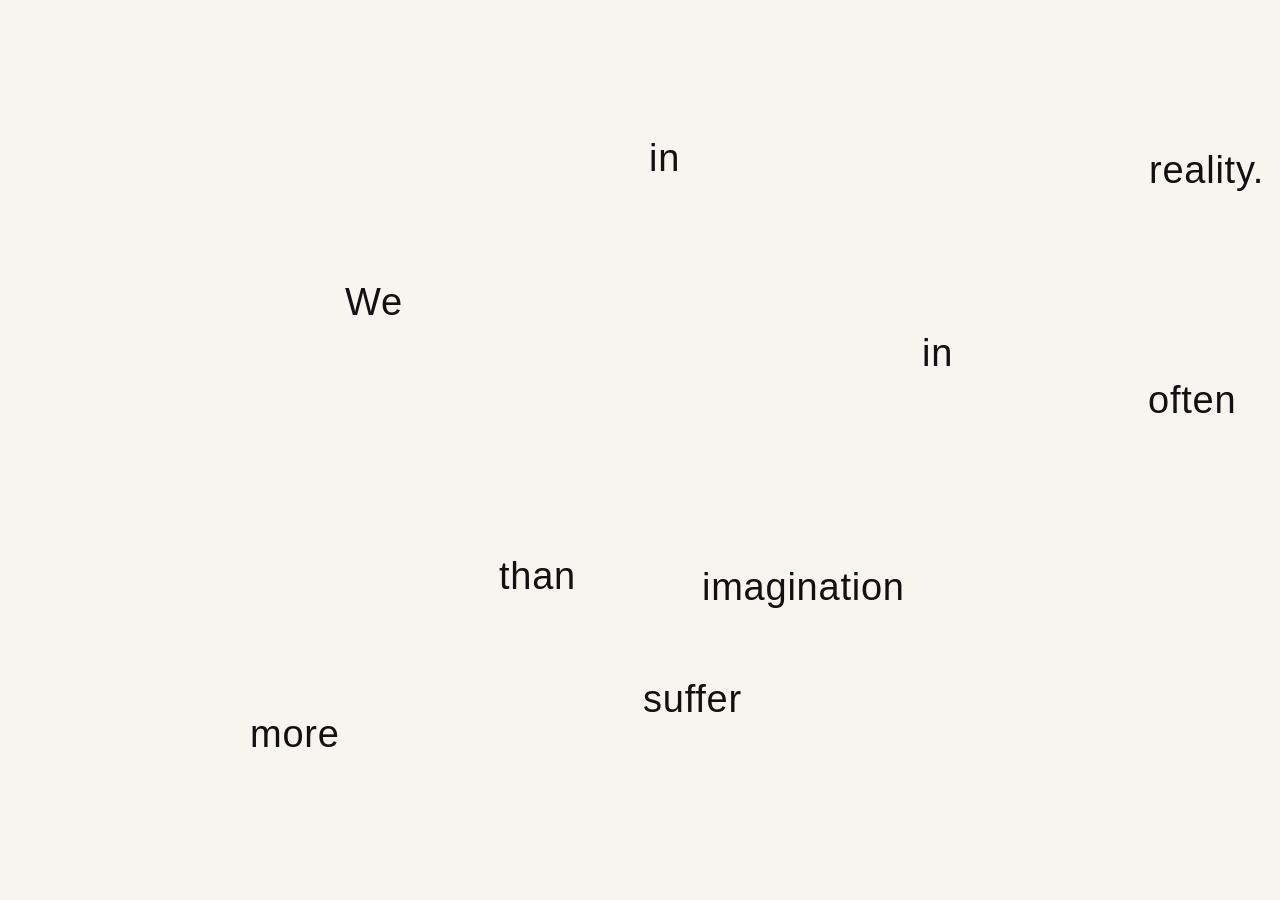
<file: stoic-formation/stoic-final.html>
<!DOCTYPE html>
<html lang="en">
<head>
<meta charset="UTF-8">
<title>Stoic Formation</title>
<style>
  :root {
    --bg: #f7f5f0;
    --ink: #111111;
  }
  * { box-sizing: border-box; }
  html, body {
    margin: 0;
    padding: 0;
    width: 100%;
    height: 100%;
    background: var(--bg);
    overflow: hidden;
    font-family: 'Helvetica Neue', Arial, sans-serif;
  }
  #stage {
    position: relative;
    width: 100vw;
    height: 100vh;
  }

  .word {
    position: absolute;
    color: var(--ink);
    font-weight: 300;
    letter-spacing: 0.02em;
    white-space: nowrap;
    opacity: 0;
    will-change: transform, opacity, filter;
    user-select: none;
  }

  /* floating / drifting state */
  .word.drift {
    animation: driftFloat linear infinite;
    filter: blur(0.3px);
  }

  @keyframes driftFloat {
    0%   { transform: translate(var(--dx0), var(--dy0)) rotate(var(--r0)); }
    50%  { transform: translate(var(--dx1), var(--dy1)) rotate(var(--r1)); }
    100% { transform: translate(var(--dx0), var(--dy0)) rotate(var(--r0)); }
  }

  .word.appear {
    animation: fadeIn 1.8s ease forwards;
  }

  @keyframes fadeIn {
    from { opacity: 0; filter: blur(6px); }
    to   { opacity: 1; filter: blur(0.3px); }
  }

  .word.settling {
    transition: transform 1.4s cubic-bezier(0.16, 1, 0.3, 1);
  }

  .word.settled {
    opacity: 1 !important;
    filter: blur(0) !important;
  }

  #sentence-line {
    position: absolute;
    left: 50%;
    top: 50%;
    transform: translate(-50%, -50%);
    display: flex;
    align-items: baseline;
    justify-content: center;
    flex-wrap: nowrap;
    pointer-events: none;
  }

  .attribution {
    position: absolute;
    bottom: 8vh;
    left: 50%;
    transform: translateX(-50%);
    color: var(--ink);
    opacity: 0;
    font-size: 13px;
    letter-spacing: 0.15em;
    text-transform: uppercase;
    font-weight: 400;
    transition: opacity 2s ease;
  }

  .attribution.show {
    opacity: 0.45;
  }

  #restart {
    position: absolute;
    top: 6vh;
    left: 50%;
    transform: translateX(-50%);
    background: none;
    border: 1px solid rgba(17,17,17,0.15);
    color: var(--ink);
    opacity: 0;
    font-size: 11px;
    letter-spacing: 0.12em;
    text-transform: uppercase;
    padding: 8px 18px;
    cursor: pointer;
    transition: opacity 1.2s ease, border-color 0.3s ease, background 0.3s ease;
    font-family: inherit;
  }

  #restart.show {
    opacity: 0.5;
  }

  #restart:hover {
    opacity: 1 !important;
    border-color: rgba(17,17,17,0.4);
  }

  #loading {
    position: absolute;
    left: 50%;
    top: 50%;
    transform: translate(-50%, -50%);
    color: var(--ink);
    opacity: 0;
    font-size: 12px;
    letter-spacing: 0.15em;
    text-transform: uppercase;
    font-weight: 400;
    pointer-events: none;
    transition: opacity 0.6s ease;
  }

  #loading.show {
    opacity: 0.35;
    animation: pulse 1.6s ease-in-out infinite;
  }

  @keyframes pulse {
    0%, 100% { opacity: 0.2; }
    50% { opacity: 0.45; }
  }
</style>
</head>
<body>

<div id="stage">
  <div id="sentence-line"></div>
  <div class="attribution" id="attribution"></div>
  <button id="restart">Again</button>
  <div id="loading">Fetching wisdom…</div>
</div>

<script>
  // Fallback lines — used ONLY if the live fetch fails (offline / API down / CORS block).
  const FALLBACK_QUOTES = [
    { text: "You have power over your mind, not outside events.", author: "Marcus Aurelius" },
    { text: "We suffer more often in imagination than in reality.", author: "Seneca" },
    { text: "No man is free who is not master of himself.", author: "Epictetus" }
  ];

  const stage = document.getElementById('stage');
  const line = document.getElementById('sentence-line');
  const attribution = document.getElementById('attribution');
  const restartBtn = document.getElementById('restart');
  const loadingEl = document.getElementById('loading');

  let running = false;

  // Fetch a real Stoic quote from the live API (stoic-quotes.com).
  // Falls back to a small local set only on network/CORS failure.
  async function fetchQuote() {
    try {
      const res = await fetch('https://stoic-quotes.com/api/quote', { cache: 'no-store' });
      if (!res.ok) throw new Error('bad status ' + res.status);
      const data = await res.json();
      if (!data || !data.text || !data.author) throw new Error('malformed response');
      return { text: data.text.trim(), author: data.author.trim() };
    } catch (err) {
      console.warn('Live quote fetch failed, using fallback:', err);
      return FALLBACK_QUOTES[Math.floor(Math.random() * FALLBACK_QUOTES.length)];
    }
  }

  function clearStage() {
    document.querySelectorAll('.word').forEach(w => w.remove());
    line.innerHTML = '';
    attribution.classList.remove('show');
    attribution.textContent = '';
    restartBtn.classList.remove('show');
  }

  function rand(min, max) { return Math.random() * (max - min) + min; }

  async function run() {
    if (running) return;
    running = true;
    clearStage();

    loadingEl.classList.add('show');
    const quote = await fetchQuote();
    loadingEl.classList.remove('show');

    const words = quote.text.split(' ');

    // font sizing scales down a bit if the sentence is long
    const baseSize = words.length > 10 ? 30 : 38;

    // create target slots inside the sentence line (invisible, defines final layout)
    const slotWords = [];
    words.forEach((w, i) => {
      const span = document.createElement('span');
      span.textContent = w + (i < words.length - 1 ? '\u00A0' : '');
      span.style.fontSize = baseSize + 'px';
      span.style.fontWeight = '300';
      span.style.opacity = '0';
      span.style.color = 'var(--ink)';
      line.appendChild(span);
      slotWords.push(span);
    });

    // wait a frame so layout is computed, then get target positions
    requestAnimationFrame(() => {
      const floaters = [];

      words.forEach((w, i) => {
        const slot = slotWords[i];
        const targetRect = slot.getBoundingClientRect();

        const floater = document.createElement('div');
        floater.className = 'word drift';
        floater.textContent = w;
        floater.style.fontSize = baseSize + 'px';

        // random starting scatter position across viewport
        const startX = rand(5, 90);
        const startY = rand(8, 85);
        floater.style.left = startX + 'vw';
        floater.style.top = startY + 'vh';

        // drift keyframe variables (gentle cloud-like wander)
        const dx0 = '0px', dy0 = '0px';
        const dx1 = rand(-18, 18).toFixed(0) + 'px';
        const dy1 = rand(-14, 14).toFixed(0) + 'px';
        const r0 = rand(-2, 2).toFixed(1) + 'deg';
        const r1 = rand(-2, 2).toFixed(1) + 'deg';
        floater.style.setProperty('--dx0', dx0);
        floater.style.setProperty('--dy0', dy0);
        floater.style.setProperty('--dx1', dx1);
        floater.style.setProperty('--dy1', dy1);
        floater.style.setProperty('--r0', r0);
        floater.style.setProperty('--r1', r1);
        floater.style.animationDuration = rand(7, 12).toFixed(1) + 's';
        floater.style.animationDelay = (-rand(0, 8)).toFixed(1) + 's';

        stage.appendChild(floater);
        floaters.push({ el: floater, targetRect });

        // fade in, staggered
        setTimeout(() => {
          floater.classList.add('appear');
        }, 90 * i + rand(0, 150));
      });

      // after floating phase, converge words into the sentence — ONE AT A TIME, with fade
      const floatDuration = 1400 + words.length * 80;
      const travelTime = 620;   // ms for a single word to glide + fade into its slot
      const pauseBetween = 70;  // ms gap after one word lands before the next starts
      const stepGap = travelTime + pauseBetween;

      setTimeout(() => {
        floaters.forEach(({ el, targetRect }, i) => {
          setTimeout(() => {
            el.classList.remove('drift');
            el.classList.add('settling');
            el.style.animation = 'none';
            el.style.transition = `transform ${travelTime}ms cubic-bezier(0.25, 0.1, 0.25, 1), opacity ${travelTime}ms ease, filter ${travelTime}ms ease`;
            el.style.opacity = '0';

            const currentRect = el.getBoundingClientRect();
            const dx = targetRect.left - currentRect.left;
            const dy = targetRect.top - currentRect.top;

            el.style.transform = `translate(${dx}px, ${dy}px) rotate(0deg)`;

            requestAnimationFrame(() => {
              el.style.opacity = '1';
            });

            setTimeout(() => {
              el.classList.add('settled');
            }, travelTime);
          }, i * stepGap);
        });

        // reveal attribution + restart after the last word has settled
        const settleTail = (words.length - 1) * stepGap + travelTime + 400;
        setTimeout(() => {
          attribution.textContent = '\u2014 ' + quote.author;
          attribution.classList.add('show');
          restartBtn.classList.add('show');
          running = false;
        }, settleTail);

      }, floatDuration);
    });
  }

  restartBtn.addEventListener('click', run);
  window.addEventListener('load', run);
</script>

</body>
</html>
</file>
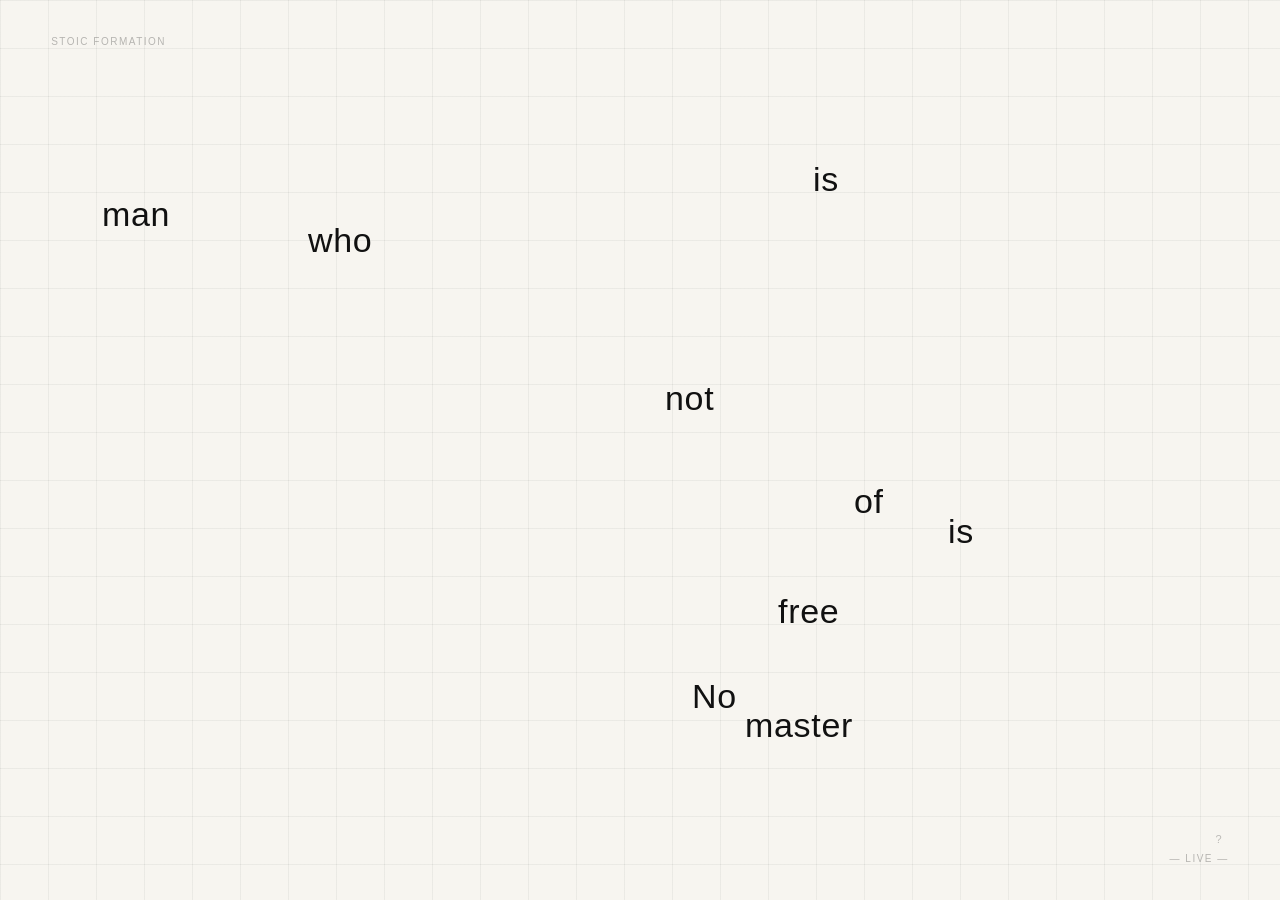
<file: stoic-formation/stoic-formation.html>
<!DOCTYPE html>
<html lang="en">
<head>
<meta charset="UTF-8">
<meta name="viewport" content="width=device-width, initial-scale=1">
<title>Stoic Formation</title>
<style>
  :root {
    --bg: #f7f5f0;
    --ink: #111111;
    --grid: rgba(17, 17, 17, 0.05);
  }
  * { box-sizing: border-box; }
  html, body {
    margin: 0;
    padding: 0;
    width: 100%;
    height: 100%;
    background: var(--bg);
    overflow: hidden;
    font-family: 'Helvetica Neue', Arial, sans-serif;
  }

  #stage {
    position: relative;
    width: 100vw;
    height: 100vh;
  }

  /* ---------- background grid ---------- */
  #grid {
    position: absolute;
    inset: 0;
    background-image:
      linear-gradient(to right, var(--grid) 1px, transparent 1px),
      linear-gradient(to bottom, var(--grid) 1px, transparent 1px);
    background-size: 48px 48px;
    opacity: 0;
    transition: opacity 1s ease;
    pointer-events: none;
  }
  #grid.show { opacity: 1; }

  .tick {
    position: absolute;
    color: var(--ink);
    opacity: 0;
    font-size: 10px;
    letter-spacing: 0.15em;
    text-transform: uppercase;
    font-weight: 400;
    transition: opacity 1s ease;
    pointer-events: none;
  }
  .tick.show { opacity: 0.28; }
  #tick-tl { top: 4vh; left: 4vw; }
  #tick-br { bottom: 4vh; right: 4vw; text-align: right; }

  /* ---------- word ---------- */
  .word {
    position: absolute;
    color: var(--ink);
    font-weight: 300;
    letter-spacing: 0.02em;
    white-space: nowrap;
    opacity: 0;
    will-change: transform, opacity, filter;
    user-select: none;
  }

  .word.drift {
    animation: driftFloat linear infinite;
    filter: blur(0.3px);
  }

  @keyframes driftFloat {
    0%   { transform: translate(var(--dx0), var(--dy0)) rotate(var(--r0)); }
    50%  { transform: translate(var(--dx1), var(--dy1)) rotate(var(--r1)); }
    100% { transform: translate(var(--dx0), var(--dy0)) rotate(var(--r0)); }
  }

  .word.appear {
    animation: fadeIn 1.8s ease forwards;
  }

  @keyframes fadeIn {
    from { opacity: 0; filter: blur(6px); }
    to   { opacity: 1; filter: blur(0.3px); }
  }

  .word.settled {
    opacity: 1 !important;
    filter: blur(0) !important;
  }

  #sentence-line {
    position: absolute;
    display: flex;
    flex-wrap: wrap;
    pointer-events: none;
  }

  #sentence-line.layout-centered {
    left: 50%;
    top: 50%;
    transform: translate(-50%, -50%);
    align-items: baseline;
    justify-content: center;
    max-width: 86vw;
  }

  #sentence-line.layout-left {
    left: 8vw;
    top: 50%;
    transform: translateY(-50%);
    align-items: baseline;
    justify-content: flex-start;
    max-width: 62vw;
  }

  #sentence-line.layout-stacked {
    left: 50%;
    top: 50%;
    transform: translate(-50%, -50%);
    align-items: baseline;
    justify-content: center;
    max-width: 58vw;
    text-align: center;
  }

  .attribution {
    position: absolute;
    bottom: 8vh;
    left: 50%;
    transform: translateX(-50%);
    color: var(--ink);
    opacity: 0;
    font-size: 13px;
    letter-spacing: 0.15em;
    text-transform: uppercase;
    font-weight: 400;
    transition: opacity 1.2s ease;
  }
  .attribution.layout-left {
    left: 8vw;
    transform: none;
    text-align: left;
  }
  .attribution.show { opacity: 0.45; }

  #restart {
    position: absolute;
    top: 6vh;
    left: 50%;
    transform: translateX(-50%);
    background: none;
    border: 1px solid rgba(17,17,17,0.15);
    color: var(--ink);
    opacity: 0;
    font-size: 11px;
    letter-spacing: 0.12em;
    text-transform: uppercase;
    padding: 8px 18px;
    cursor: pointer;
    transition: opacity 1.2s ease, border-color 0.3s ease, background 0.3s ease;
    font-family: inherit;
  }
  #restart.show { opacity: 0.5; }
  #restart:hover { opacity: 1 !important; border-color: rgba(17,17,17,0.4); }

  #loading {
    position: absolute;
    left: 50%;
    top: 50%;
    transform: translate(-50%, -50%);
    color: var(--ink);
    opacity: 0;
    font-size: 12px;
    letter-spacing: 0.15em;
    text-transform: uppercase;
    font-weight: 400;
    pointer-events: none;
    transition: opacity 0.6s ease;
  }
  #loading.show {
    opacity: 0.35;
    animation: pulse 1.6s ease-in-out infinite;
  }
  @keyframes pulse {
    0%, 100% { opacity: 0.2; }
    50% { opacity: 0.45; }
  }

  /* ---------- help / shortcuts overlay ---------- */
  #help-toggle {
    position: absolute;
    bottom: 6vh;
    right: 4vw;
    color: var(--ink);
    opacity: 0.25;
    font-size: 11px;
    letter-spacing: 0.1em;
    text-transform: uppercase;
    background: none;
    border: none;
    cursor: pointer;
    font-family: inherit;
    transition: opacity 0.3s ease;
  }
  #help-toggle:hover { opacity: 0.6; }

  #help-panel {
    position: absolute;
    bottom: 6vh;
    right: 4vw;
    background: rgba(255,255,255,0.6);
    backdrop-filter: blur(6px);
    border: 1px solid rgba(17,17,17,0.1);
    padding: 18px 22px;
    font-size: 12px;
    letter-spacing: 0.03em;
    color: var(--ink);
    opacity: 0;
    transform: translateY(6px);
    pointer-events: none;
    transition: opacity 0.25s ease, transform 0.25s ease;
    min-width: 200px;
  }
  #help-panel.show {
    opacity: 1;
    transform: translateY(0);
    pointer-events: auto;
  }
  #help-panel .row {
    display: flex;
    justify-content: space-between;
    gap: 24px;
    padding: 4px 0;
    opacity: 0.7;
  }
  #help-panel kbd {
    font-family: inherit;
    font-size: 10px;
    border: 1px solid rgba(17,17,17,0.25);
    padding: 1px 6px;
    border-radius: 3px;
    opacity: 0.8;
  }
</style>
</head>
<body>

<div id="stage">
  <div id="grid"></div>
  <div class="tick" id="tick-tl">Stoic Formation</div>
  <div class="tick" id="tick-br">— live —</div>

  <div id="sentence-line" class="layout-centered"></div>
  <div class="attribution" id="attribution"></div>
  <button id="restart">Again</button>
  <div id="loading">Fetching wisdom…</div>

  <button id="help-toggle">?</button>
  <div id="help-panel">
    <div class="row"><span>Next quote</span><kbd>Space</kbd></div>
    <div class="row"><span>Fullscreen</span><kbd>F</kbd></div>
    <div class="row"><span>Grid</span><kbd>G</kbd></div>
    <div class="row"><span>Help</span><kbd>H</kbd></div>
  </div>
</div>

<script>
  // Fallback lines — used ONLY if the live fetch fails (offline / API down / CORS block).
  const FALLBACK_QUOTES = [
    { text: "You have power over your mind, not outside events.", author: "Marcus Aurelius" },
    { text: "We suffer more often in imagination than in reality.", author: "Seneca" },
    { text: "No man is free who is not master of himself.", author: "Epictetus" }
  ];

  const stage = document.getElementById('stage');
  const line = document.getElementById('sentence-line');
  const attribution = document.getElementById('attribution');
  const restartBtn = document.getElementById('restart');
  const loadingEl = document.getElementById('loading');
  const gridEl = document.getElementById('grid');
  const tickTL = document.getElementById('tick-tl');
  const tickBR = document.getElementById('tick-br');
  const helpToggle = document.getElementById('help-toggle');
  const helpPanel = document.getElementById('help-panel');

  let running = false;
  let gridVisible = true;

  const LAYOUTS = ['layout-centered', 'layout-left', 'layout-stacked'];

  async function fetchQuote() {
    try {
      const res = await fetch('https://stoic-quotes.com/api/quote', { cache: 'no-store' });
      if (!res.ok) throw new Error('bad status ' + res.status);
      const data = await res.json();
      if (!data || !data.text || !data.author) throw new Error('malformed response');
      return { text: data.text.trim(), author: data.author.trim() };
    } catch (err) {
      console.warn('Live quote fetch failed, using fallback:', err);
      return FALLBACK_QUOTES[Math.floor(Math.random() * FALLBACK_QUOTES.length)];
    }
  }

  function clearStage() {
    document.querySelectorAll('.word').forEach(w => w.remove());
    line.innerHTML = '';
    line.className = '';
    attribution.classList.remove('show', 'layout-left');
    attribution.textContent = '';
    restartBtn.classList.remove('show');
  }

  function rand(min, max) { return Math.random() * (max - min) + min; }
  function pick(arr) { return arr[Math.floor(Math.random() * arr.length)]; }

  async function run() {
    if (running) return;
    running = true;
    clearStage();

    loadingEl.classList.add('show');
    const quote = await fetchQuote();
    loadingEl.classList.remove('show');

    const words = quote.text.split(' ');

    const layout = pick(LAYOUTS);
    line.classList.add(layout);
    if (layout === 'layout-left') {
      attribution.classList.add('layout-left');
    }

    let baseSize;
    if (layout === 'layout-stacked') {
      baseSize = words.length > 10 ? 34 : 44;
    } else if (layout === 'layout-left') {
      baseSize = words.length > 10 ? 28 : 34;
    } else {
      baseSize = words.length > 10 ? 30 : 38;
    }

    const slotWords = [];
    words.forEach((w, i) => {
      const span = document.createElement('span');
      span.textContent = w + (i < words.length - 1 ? '\u00A0' : '');
      span.style.fontSize = baseSize + 'px';
      span.style.fontWeight = '300';
      span.style.opacity = '0';
      span.style.color = 'var(--ink)';
      line.appendChild(span);
      slotWords.push(span);
    });

    requestAnimationFrame(() => {
      const floaters = [];

      words.forEach((w, i) => {
        const slot = slotWords[i];
        const targetRect = slot.getBoundingClientRect();

        const floater = document.createElement('div');
        floater.className = 'word drift';
        floater.textContent = w;
        floater.style.fontSize = baseSize + 'px';

        const startX = rand(5, 90);
        const startY = rand(8, 85);
        floater.style.left = startX + 'vw';
        floater.style.top = startY + 'vh';

        const dx1 = rand(-18, 18).toFixed(0) + 'px';
        const dy1 = rand(-14, 14).toFixed(0) + 'px';
        const r0 = rand(-2, 2).toFixed(1) + 'deg';
        const r1 = rand(-2, 2).toFixed(1) + 'deg';
        floater.style.setProperty('--dx0', '0px');
        floater.style.setProperty('--dy0', '0px');
        floater.style.setProperty('--dx1', dx1);
        floater.style.setProperty('--dy1', dy1);
        floater.style.setProperty('--r0', r0);
        floater.style.setProperty('--r1', r1);
        floater.style.animationDuration = rand(7, 12).toFixed(1) + 's';
        floater.style.animationDelay = (-rand(0, 8)).toFixed(1) + 's';

        stage.appendChild(floater);
        floaters.push({ el: floater, targetRect });

        setTimeout(() => {
          floater.classList.add('appear');
        }, 90 * i + rand(0, 150));
      });

      const floatDuration = 1400 + words.length * 80;
      const travelTime = 620;
      const pauseBetween = 70;
      const stepGap = travelTime + pauseBetween;

      setTimeout(() => {
        floaters.forEach(({ el, targetRect }, i) => {
          setTimeout(() => {
            el.classList.remove('drift');
            el.style.animation = 'none';
            el.style.transition = `transform ${travelTime}ms cubic-bezier(0.25, 0.1, 0.25, 1), opacity ${travelTime}ms ease, filter ${travelTime}ms ease`;
            el.style.opacity = '0';

            const currentRect = el.getBoundingClientRect();
            const dx = targetRect.left - currentRect.left;
            const dy = targetRect.top - currentRect.top;

            el.style.transform = `translate(${dx}px, ${dy}px) rotate(0deg)`;

            requestAnimationFrame(() => {
              el.style.opacity = '1';
            });

            setTimeout(() => {
              el.classList.add('settled');
            }, travelTime);
          }, i * stepGap);
        });

        const settleTail = (words.length - 1) * stepGap + travelTime + 400;
        setTimeout(() => {
          attribution.textContent = '\u2014 ' + quote.author;
          attribution.classList.add('show');
          restartBtn.classList.add('show');
          running = false;
        }, settleTail);

      }, floatDuration);
    });
  }

  function setGridVisible(visible) {
    gridVisible = visible;
    gridEl.classList.toggle('show', visible);
    tickTL.classList.toggle('show', visible);
    tickBR.classList.toggle('show', visible);
  }

  function toggleFullscreen() {
    if (!document.fullscreenElement) {
      document.documentElement.requestFullscreen().catch(() => {});
    } else {
      document.exitFullscreen().catch(() => {});
    }
  }

  function toggleHelp() {
    helpPanel.classList.toggle('show');
  }

  helpToggle.addEventListener('click', toggleHelp);

  window.addEventListener('keydown', (e) => {
    if (e.metaKey || e.ctrlKey || e.altKey) return;
    switch (e.key.toLowerCase()) {
      case ' ':
        e.preventDefault();
        run();
        break;
      case 'r':
        run();
        break;
      case 'f':
        toggleFullscreen();
        break;
      case 'g':
        setGridVisible(!gridVisible);
        break;
      case 'h':
      case '?':
        toggleHelp();
        break;
    }
  });

  restartBtn.addEventListener('click', run);

  window.addEventListener('load', () => {
    setGridVisible(true);
    run();
  });
</script>

</body>
</html>
</file>
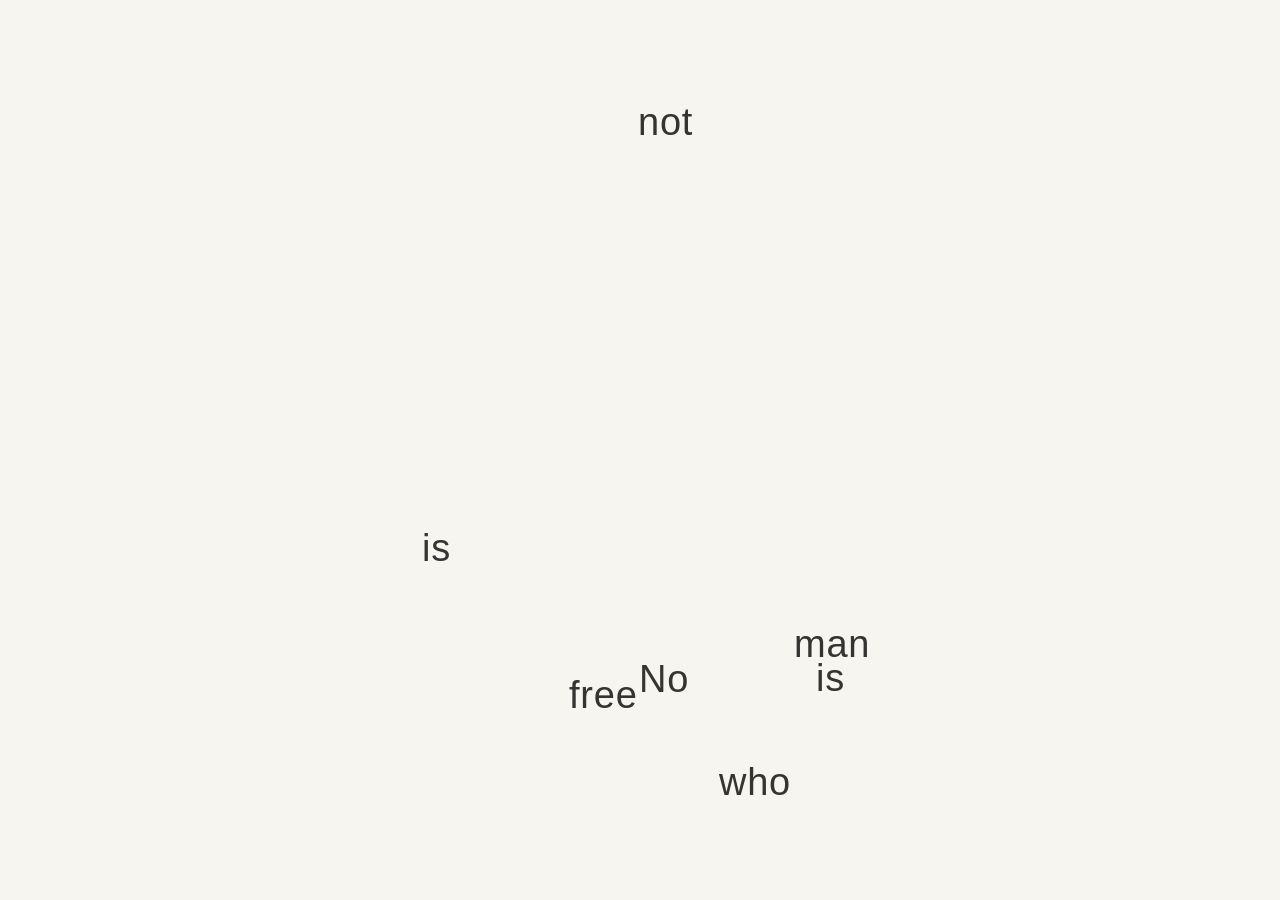
<file: stoic-formation/stoicV1.html>
<!DOCTYPE html>
<html lang="en">
<head>
<meta charset="UTF-8">
<title>Stoic Formation</title>
<style>
  :root {
    --bg: #f7f5f0;
    --ink: #111111;
  }
  * { box-sizing: border-box; }
  html, body {
    margin: 0;
    padding: 0;
    width: 100%;
    height: 100%;
    background: var(--bg);
    overflow: hidden;
    font-family: 'Helvetica Neue', Arial, sans-serif;
  }
  #stage {
    position: relative;
    width: 100vw;
    height: 100vh;
  }

  .word {
    position: absolute;
    color: var(--ink);
    font-weight: 300;
    letter-spacing: 0.02em;
    white-space: nowrap;
    opacity: 0;
    will-change: transform, opacity, filter;
    user-select: none;
  }

  /* floating / drifting state */
  .word.drift {
    animation: driftFloat linear infinite;
    filter: blur(0.3px);
  }

  @keyframes driftFloat {
    0%   { transform: translate(var(--dx0), var(--dy0)) rotate(var(--r0)); }
    50%  { transform: translate(var(--dx1), var(--dy1)) rotate(var(--r1)); }
    100% { transform: translate(var(--dx0), var(--dy0)) rotate(var(--r0)); }
  }

  .word.appear {
    animation: fadeIn 1.8s ease forwards;
  }

  @keyframes fadeIn {
    from { opacity: 0; filter: blur(6px); }
    to   { opacity: 0.85; filter: blur(0.3px); }
  }

  .word.settling {
    transition: transform 1.4s cubic-bezier(0.16, 1, 0.3, 1),
                filter 1.4s ease,
                opacity 1.4s ease;
  }

  .word.settled {
    opacity: 1 !important;
    filter: blur(0) !important;
  }

  #sentence-line {
    position: absolute;
    left: 50%;
    top: 50%;
    transform: translate(-50%, -50%);
    display: flex;
    align-items: baseline;
    justify-content: center;
    flex-wrap: nowrap;
    pointer-events: none;
  }

  .attribution {
    position: absolute;
    bottom: 8vh;
    left: 50%;
    transform: translateX(-50%);
    color: var(--ink);
    opacity: 0;
    font-size: 13px;
    letter-spacing: 0.15em;
    text-transform: uppercase;
    font-weight: 400;
    transition: opacity 2s ease;
  }

  .attribution.show {
    opacity: 0.45;
  }

  #restart {
    position: absolute;
    top: 6vh;
    left: 50%;
    transform: translateX(-50%);
    background: none;
    border: 1px solid rgba(17,17,17,0.15);
    color: var(--ink);
    opacity: 0;
    font-size: 11px;
    letter-spacing: 0.12em;
    text-transform: uppercase;
    padding: 8px 18px;
    cursor: pointer;
    transition: opacity 1.2s ease, border-color 0.3s ease, background 0.3s ease;
    font-family: inherit;
  }

  #restart.show {
    opacity: 0.5;
  }

  #restart:hover {
    opacity: 1 !important;
    border-color: rgba(17,17,17,0.4);
  }
</style>
</head>
<body>

<div id="stage">
  <div id="sentence-line"></div>
  <div class="attribution" id="attribution"></div>
  <button id="restart">Again</button>
</div>

<script>
  // A small set of Stoic-toned lines. One is chosen per run.
  const QUOTES = [
    { text: "You have power over your mind, not outside events.", author: "Marcus Aurelius" },
    { text: "Waste no more time arguing what a good man should be. Be one.", author: "Marcus Aurelius" },
    { text: "He who fears death will never do anything worthy of a man alive.", author: "Seneca" },
    { text: "First say to yourself what you would be, then do what you have to do.", author: "Epictetus" },
    { text: "We suffer more often in imagination than in reality.", author: "Seneca" },
    { text: "The obstacle is the way.", author: "Marcus Aurelius" },
    { text: "No man is free who is not master of himself.", author: "Epictetus" },
    { text: "Discipline is the bridge between goals and mastery.", author: "Zeno" }
  ];

  const stage = document.getElementById('stage');
  const line = document.getElementById('sentence-line');
  const attribution = document.getElementById('attribution');
  const restartBtn = document.getElementById('restart');

  let running = false;

  function pickQuote() {
    return QUOTES[Math.floor(Math.random() * QUOTES.length)];
  }

  function clearStage() {
    document.querySelectorAll('.word').forEach(w => w.remove());
    line.innerHTML = '';
    attribution.classList.remove('show');
    attribution.textContent = '';
    restartBtn.classList.remove('show');
  }

  function rand(min, max) { return Math.random() * (max - min) + min; }

  function run() {
    if (running) return;
    running = true;
    clearStage();

    const quote = pickQuote();
    const words = quote.text.split(' ');

    // font sizing scales down a bit if the sentence is long
    const baseSize = words.length > 10 ? 30 : 38;

    // create target slots inside the sentence line (invisible, defines final layout)
    const slotWords = [];
    words.forEach((w, i) => {
      const span = document.createElement('span');
      span.textContent = w + (i < words.length - 1 ? '\u00A0' : '');
      span.style.fontSize = baseSize + 'px';
      span.style.fontWeight = '300';
      span.style.opacity = '0';
      span.style.color = 'var(--ink)';
      line.appendChild(span);
      slotWords.push(span);
    });

    // wait a frame so layout is computed, then get target positions
    requestAnimationFrame(() => {
      const floaters = [];

      words.forEach((w, i) => {
        const slot = slotWords[i];
        const targetRect = slot.getBoundingClientRect();

        const floater = document.createElement('div');
        floater.className = 'word drift';
        floater.textContent = w;
        floater.style.fontSize = baseSize + 'px';

        // random starting scatter position across viewport
        const startX = rand(5, 90);
        const startY = rand(8, 85);
        floater.style.left = startX + 'vw';
        floater.style.top = startY + 'vh';

        // drift keyframe variables (gentle cloud-like wander)
        const dx0 = '0px', dy0 = '0px';
        const dx1 = rand(-18, 18).toFixed(0) + 'px';
        const dy1 = rand(-14, 14).toFixed(0) + 'px';
        const r0 = rand(-2, 2).toFixed(1) + 'deg';
        const r1 = rand(-2, 2).toFixed(1) + 'deg';
        floater.style.setProperty('--dx0', dx0);
        floater.style.setProperty('--dy0', dy0);
        floater.style.setProperty('--dx1', dx1);
        floater.style.setProperty('--dy1', dy1);
        floater.style.setProperty('--r0', r0);
        floater.style.setProperty('--r1', r1);
        floater.style.animationDuration = rand(7, 12).toFixed(1) + 's';
        floater.style.animationDelay = (-rand(0, 8)).toFixed(1) + 's';

        stage.appendChild(floater);
        floaters.push({ el: floater, targetRect });

        // fade in, staggered
        setTimeout(() => {
          floater.classList.add('appear');
        }, 150 * i + rand(0, 300));
      });

      // after floating phase, converge words into the sentence — ONE AT A TIME
      const floatDuration = 3200 + words.length * 120;
      const travelTime = 950;   // ms for a single word to fly to its slot
      const pauseBetween = 260; // ms gap after one word lands before the next starts
      const stepGap = travelTime + pauseBetween;

      setTimeout(() => {
        floaters.forEach(({ el, targetRect }, i) => {
          setTimeout(() => {
            el.classList.remove('drift');
            el.classList.add('settling');
            el.style.animation = 'none';
            el.style.transition = `transform ${travelTime}ms cubic-bezier(0.22, 1, 0.36, 1), filter ${travelTime}ms ease, opacity ${travelTime}ms ease`;

            const currentRect = el.getBoundingClientRect();
            const dx = targetRect.left - currentRect.left;
            const dy = targetRect.top - currentRect.top;

            el.style.transform = `translate(${dx}px, ${dy}px) rotate(0deg)`;

            setTimeout(() => {
              el.classList.add('settled');
            }, travelTime);
          }, i * stepGap);
        });

        // reveal attribution + restart after the last word has settled
        const settleTail = (words.length - 1) * stepGap + travelTime + 700;
        setTimeout(() => {
          attribution.textContent = '\u2014 ' + quote.author;
          attribution.classList.add('show');
          restartBtn.classList.add('show');
          running = false;
        }, settleTail);

      }, floatDuration);
    });
  }

  restartBtn.addEventListener('click', run);
  window.addEventListener('load', run);
</script>

</body>
</html>
</file>
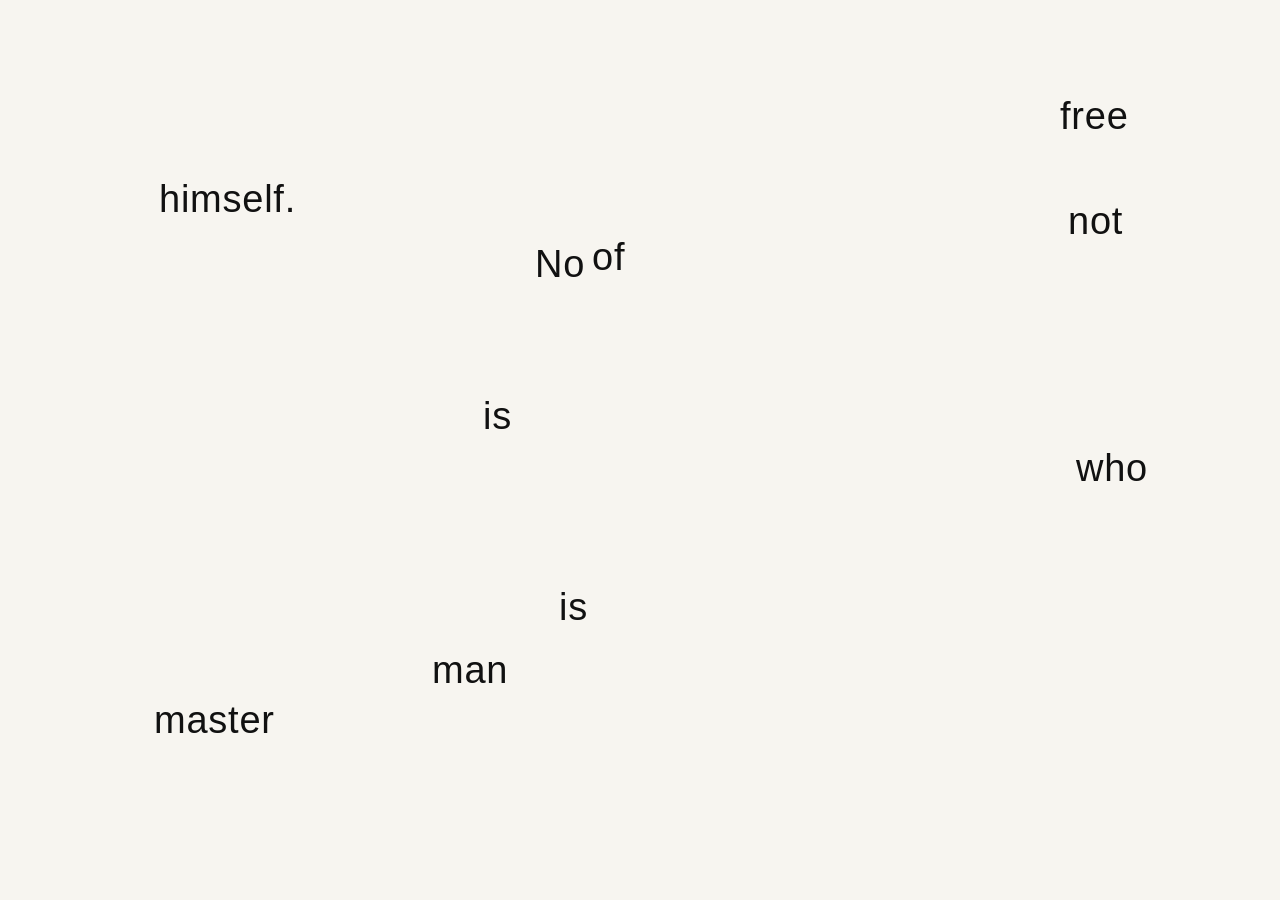
<file: stoic-formation/stoicV2.html>
<!DOCTYPE html>
<html lang="en">
<head>
<meta charset="UTF-8">
<title>Stoic Formation</title>
<style>
  :root {
    --bg: #f7f5f0;
    --ink: #111111;
  }
  * { box-sizing: border-box; }
  html, body {
    margin: 0;
    padding: 0;
    width: 100%;
    height: 100%;
    background: var(--bg);
    overflow: hidden;
    font-family: 'Helvetica Neue', Arial, sans-serif;
  }
  #stage {
    position: relative;
    width: 100vw;
    height: 100vh;
  }

  .word {
    position: absolute;
    color: var(--ink);
    font-weight: 300;
    letter-spacing: 0.02em;
    white-space: nowrap;
    opacity: 0;
    will-change: transform, opacity, filter;
    user-select: none;
  }

  /* floating / drifting state */
  .word.drift {
    animation: driftFloat linear infinite;
    filter: blur(0.3px);
  }

  @keyframes driftFloat {
    0%   { transform: translate(var(--dx0), var(--dy0)) rotate(var(--r0)); }
    50%  { transform: translate(var(--dx1), var(--dy1)) rotate(var(--r1)); }
    100% { transform: translate(var(--dx0), var(--dy0)) rotate(var(--r0)); }
  }

  .word.appear {
    animation: fadeIn 1.8s ease forwards;
  }

  @keyframes fadeIn {
    from { opacity: 0; filter: blur(6px); }
    to   { opacity: 1; filter: blur(0.3px); }
  }

  .word.settling {
    transition: transform 1.4s cubic-bezier(0.16, 1, 0.3, 1);
  }

  .word.settled {
    opacity: 1 !important;
    filter: blur(0) !important;
  }

  #sentence-line {
    position: absolute;
    left: 50%;
    top: 50%;
    transform: translate(-50%, -50%);
    display: flex;
    align-items: baseline;
    justify-content: center;
    flex-wrap: nowrap;
    pointer-events: none;
  }

  .attribution {
    position: absolute;
    bottom: 8vh;
    left: 50%;
    transform: translateX(-50%);
    color: var(--ink);
    opacity: 0;
    font-size: 13px;
    letter-spacing: 0.15em;
    text-transform: uppercase;
    font-weight: 400;
    transition: opacity 2s ease;
  }

  .attribution.show {
    opacity: 0.45;
  }

  #restart {
    position: absolute;
    top: 6vh;
    left: 50%;
    transform: translateX(-50%);
    background: none;
    border: 1px solid rgba(17,17,17,0.15);
    color: var(--ink);
    opacity: 0;
    font-size: 11px;
    letter-spacing: 0.12em;
    text-transform: uppercase;
    padding: 8px 18px;
    cursor: pointer;
    transition: opacity 1.2s ease, border-color 0.3s ease, background 0.3s ease;
    font-family: inherit;
  }

  #restart.show {
    opacity: 0.5;
  }

  #restart:hover {
    opacity: 1 !important;
    border-color: rgba(17,17,17,0.4);
  }

  #loading {
    position: absolute;
    left: 50%;
    top: 50%;
    transform: translate(-50%, -50%);
    color: var(--ink);
    opacity: 0;
    font-size: 12px;
    letter-spacing: 0.15em;
    text-transform: uppercase;
    font-weight: 400;
    pointer-events: none;
    transition: opacity 0.6s ease;
  }

  #loading.show {
    opacity: 0.35;
    animation: pulse 1.6s ease-in-out infinite;
  }

  @keyframes pulse {
    0%, 100% { opacity: 0.2; }
    50% { opacity: 0.45; }
  }
</style>
</head>
<body>

<div id="stage">
  <div id="sentence-line"></div>
  <div class="attribution" id="attribution"></div>
  <button id="restart">Again</button>
  <div id="loading">Fetching wisdom…</div>
</div>

<script>
  // Fallback lines — used ONLY if the live fetch fails (offline / API down / CORS block).
  const FALLBACK_QUOTES = [
    { text: "You have power over your mind, not outside events.", author: "Marcus Aurelius" },
    { text: "We suffer more often in imagination than in reality.", author: "Seneca" },
    { text: "No man is free who is not master of himself.", author: "Epictetus" }
  ];

  const stage = document.getElementById('stage');
  const line = document.getElementById('sentence-line');
  const attribution = document.getElementById('attribution');
  const restartBtn = document.getElementById('restart');
  const loadingEl = document.getElementById('loading');

  let running = false;

  // Fetch a real Stoic quote from the live API (stoic-quotes.com).
  // Falls back to a small local set only on network/CORS failure.
  async function fetchQuote() {
    try {
      const res = await fetch('https://stoic-quotes.com/api/quote', { cache: 'no-store' });
      if (!res.ok) throw new Error('bad status ' + res.status);
      const data = await res.json();
      if (!data || !data.text || !data.author) throw new Error('malformed response');
      return { text: data.text.trim(), author: data.author.trim() };
    } catch (err) {
      console.warn('Live quote fetch failed, using fallback:', err);
      return FALLBACK_QUOTES[Math.floor(Math.random() * FALLBACK_QUOTES.length)];
    }
  }

  function clearStage() {
    document.querySelectorAll('.word').forEach(w => w.remove());
    line.innerHTML = '';
    attribution.classList.remove('show');
    attribution.textContent = '';
    restartBtn.classList.remove('show');
  }

  function rand(min, max) { return Math.random() * (max - min) + min; }

  async function run() {
    if (running) return;
    running = true;
    clearStage();

    loadingEl.classList.add('show');
    const quote = await fetchQuote();
    loadingEl.classList.remove('show');

    const words = quote.text.split(' ');

    // font sizing scales down a bit if the sentence is long
    const baseSize = words.length > 10 ? 30 : 38;

    // create target slots inside the sentence line (invisible, defines final layout)
    const slotWords = [];
    words.forEach((w, i) => {
      const span = document.createElement('span');
      span.textContent = w + (i < words.length - 1 ? '\u00A0' : '');
      span.style.fontSize = baseSize + 'px';
      span.style.fontWeight = '300';
      span.style.opacity = '0';
      span.style.color = 'var(--ink)';
      line.appendChild(span);
      slotWords.push(span);
    });

    // wait a frame so layout is computed, then get target positions
    requestAnimationFrame(() => {
      const floaters = [];

      words.forEach((w, i) => {
        const slot = slotWords[i];
        const targetRect = slot.getBoundingClientRect();

        const floater = document.createElement('div');
        floater.className = 'word drift';
        floater.textContent = w;
        floater.style.fontSize = baseSize + 'px';

        // random starting scatter position across viewport
        const startX = rand(5, 90);
        const startY = rand(8, 85);
        floater.style.left = startX + 'vw';
        floater.style.top = startY + 'vh';

        // drift keyframe variables (gentle cloud-like wander)
        const dx0 = '0px', dy0 = '0px';
        const dx1 = rand(-18, 18).toFixed(0) + 'px';
        const dy1 = rand(-14, 14).toFixed(0) + 'px';
        const r0 = rand(-2, 2).toFixed(1) + 'deg';
        const r1 = rand(-2, 2).toFixed(1) + 'deg';
        floater.style.setProperty('--dx0', dx0);
        floater.style.setProperty('--dy0', dy0);
        floater.style.setProperty('--dx1', dx1);
        floater.style.setProperty('--dy1', dy1);
        floater.style.setProperty('--r0', r0);
        floater.style.setProperty('--r1', r1);
        floater.style.animationDuration = rand(7, 12).toFixed(1) + 's';
        floater.style.animationDelay = (-rand(0, 8)).toFixed(1) + 's';

        stage.appendChild(floater);
        floaters.push({ el: floater, targetRect });

        // fade in, staggered
        setTimeout(() => {
          floater.classList.add('appear');
        }, 90 * i + rand(0, 150));
      });

      // after floating phase, converge words into the sentence — ONE AT A TIME, with fade
      const floatDuration = 1500 + words.length * 90;
      const travelTime = 480;   // ms for a single word to fly + fade into its slot
      const pauseBetween = 90;  // ms gap after one word lands before the next starts
      const stepGap = travelTime + pauseBetween;

      setTimeout(() => {
        floaters.forEach(({ el, targetRect }, i) => {
          setTimeout(() => {
            el.classList.remove('drift');
            el.classList.add('settling');
            el.style.animation = 'none';
            el.style.transition = `transform ${travelTime}ms cubic-bezier(0.34, 1.56, 0.64, 1), opacity ${travelTime}ms ease, filter ${travelTime}ms ease`;
            el.style.opacity = '0';

            const currentRect = el.getBoundingClientRect();
            const dx = targetRect.left - currentRect.left;
            const dy = targetRect.top - currentRect.top;

            el.style.transform = `translate(${dx}px, ${dy}px) rotate(0deg)`;

            requestAnimationFrame(() => {
              el.style.opacity = '1';
            });

            setTimeout(() => {
              el.classList.add('settled');
            }, travelTime);
          }, i * stepGap);
        });

        // reveal attribution + restart after the last word has settled
        const settleTail = (words.length - 1) * stepGap + travelTime + 400;
        setTimeout(() => {
          attribution.textContent = '\u2014 ' + quote.author;
          attribution.classList.add('show');
          restartBtn.classList.add('show');
          running = false;
        }, settleTail);

      }, floatDuration);
    });
  }

  restartBtn.addEventListener('click', run);
  window.addEventListener('load', run);
</script>

</body>
</html>
</file>
<file: soundframe/css/style.css>
/* ============================================
   SOUNDFRAME — minimal instrument-panel theme
   ============================================ */

:root {
  --bg: #FFFFFF;
  --panel: #F5F5F3;
  --ink: #0A0A0A;
  --ink-soft: #6B6B68;
  --ink-faint: #ADADAA;
  --border: #E4E4E0;
  --border-strong: #D2D2CD;
  --accent: #0057FF;
  --accent-dim: #0057FF14;
  --accent-dim-2: #0057FF28;
  --danger: #D64545;

  --font-ui: 'Inter', -apple-system, sans-serif;
  --font-mono: 'JetBrains Mono', ui-monospace, monospace;

  --topbar-h: 64px;
  --radius: 3px;
}

* { margin: 0; padding: 0; box-sizing: border-box; }

html, body {
  height: 100%;
  overscroll-behavior: none;
}

body {
  background: var(--bg);
  color: var(--ink);
  font-family: var(--font-ui);
  -webkit-font-smoothing: antialiased;
  overflow: hidden;
}

button {
  font-family: inherit;
  border: none;
  background: none;
  cursor: pointer;
  color: inherit;
}
button:focus-visible, input:focus-visible, [tabindex]:focus-visible {
  outline: 2px solid var(--accent);
  outline-offset: 2px;
}

::selection { background: var(--accent-dim-2); }

.app {
  height: 100vh;
  height: 100dvh;
  display: flex;
  flex-direction: column;
}

/* ===================== TOPBAR ===================== */
.topbar {
  height: var(--topbar-h);
  flex-shrink: 0;
  display: flex;
  align-items: center;
  gap: 28px;
  padding: 0 24px;
  border-bottom: 1px solid var(--border);
  background: var(--bg);
  z-index: 20;
}

.brand {
  display: flex;
  align-items: center;
  gap: 9px;
  flex-shrink: 0;
}
.brand-mark { width: 20px; height: 20px; color: var(--ink); }
.brand-name {
  font-family: var(--font-mono);
  font-weight: 700;
  font-size: 13px;
  letter-spacing: 0.14em;
}

.topnav {
  display: flex;
  gap: 4px;
  flex: 1;
}
.navbtn {
  font-family: var(--font-mono);
  font-size: 11px;
  font-weight: 600;
  letter-spacing: 0.09em;
  color: var(--ink-faint);
  padding: 8px 14px;
  border-radius: var(--radius);
  transition: color 0.15s ease, background 0.15s ease;
}
.navbtn:hover { color: var(--ink-soft); background: var(--panel); }
.navbtn.active { color: var(--ink); background: var(--panel); }

.add-btn {
  display: flex;
  align-items: center;
  gap: 6px;
  font-family: var(--font-mono);
  font-size: 11px;
  font-weight: 600;
  letter-spacing: 0.08em;
  padding: 9px 14px;
  border: 1px solid var(--ink);
  border-radius: var(--radius);
  color: var(--ink);
  flex-shrink: 0;
  transition: background 0.15s ease, color 0.15s ease;
}
.add-btn svg { width: 13px; height: 13px; }
.add-btn:hover { background: var(--ink); color: var(--bg); }

/* ===================== MAIN / VIEWS ===================== */
.main {
  flex: 1;
  overflow: hidden;
  position: relative;
}

.view {
  display: none;
  height: 100%;
  overflow-y: auto;
}
.view.active { display: block; }

/* ---------- PLAYER VIEW ---------- */
.view-player.active {
  display: flex;
  align-items: center;
  justify-content: center;
}

.stage {
  width: 100%;
  max-width: 640px;
  padding: 40px 32px 32px;
  display: flex;
  flex-direction: column;
  gap: 28px;
}

.stage-meta {
  text-align: center;
}
.meta-index {
  font-family: var(--font-mono);
  font-size: 11px;
  color: var(--ink-faint);
  letter-spacing: 0.08em;
  margin-bottom: 14px;
}
.track-title {
  font-size: 26px;
  font-weight: 700;
  letter-spacing: -0.01em;
  line-height: 1.25;
  overflow: hidden;
  text-overflow: ellipsis;
  white-space: nowrap;
  padding: 0 8px;
}
.track-artist {
  font-size: 14px;
  color: var(--ink-soft);
  margin-top: 6px;
}

.visualizer-wrap {
  position: relative;
  height: 180px;
  background: var(--panel);
  border: 1px solid var(--border);
  border-radius: var(--radius);
  overflow: hidden;
}
#visualizer {
  width: 100%;
  height: 100%;
  display: block;
}
.visualizer-empty {
  position: absolute;
  inset: 0;
  display: flex;
  flex-direction: column;
  align-items: center;
  justify-content: center;
  gap: 10px;
  color: var(--ink-faint);
}
.visualizer-empty svg { width: 32px; height: 32px; }
.visualizer-empty span {
  font-family: var(--font-mono);
  font-size: 10px;
  letter-spacing: 0.15em;
}

.scrubber {
  display: flex;
  align-items: center;
  gap: 12px;
}
.time {
  font-family: var(--font-mono);
  font-size: 12px;
  color: var(--ink-soft);
  width: 38px;
  flex-shrink: 0;
}
#timeTotal { text-align: right; }

.scrub-track {
  flex: 1;
  height: 3px;
  background: var(--border-strong);
  border-radius: 2px;
  position: relative;
  cursor: pointer;
  padding: 10px 0;
  background-clip: content-box;
}
.scrub-fill {
  position: absolute;
  top: 10px;
  left: 0;
  height: 3px;
  width: 0%;
  background: var(--accent);
  border-radius: 2px;
  pointer-events: none;
}
.scrub-handle {
  position: absolute;
  top: 50%;
  left: 0%;
  width: 12px;
  height: 12px;
  background: var(--accent);
  border: 2px solid var(--bg);
  box-shadow: 0 0 0 1px var(--accent);
  border-radius: 50%;
  transform: translate(-50%, -50%);
  pointer-events: none;
  transition: transform 0.1s ease;
}
.scrub-track:hover .scrub-handle { transform: translate(-50%, -50%) scale(1.15); }

.transport {
  display: flex;
  align-items: center;
  justify-content: center;
  gap: 8px;
}
.tbtn {
  width: 44px;
  height: 44px;
  display: flex;
  align-items: center;
  justify-content: center;
  color: var(--ink);
  border-radius: 50%;
  transition: background 0.15s ease, transform 0.1s ease;
}
.tbtn svg { width: 20px; height: 20px; }
.tbtn:hover { background: var(--panel); }
.tbtn:active { transform: scale(0.94); }

.tbtn-ghost { color: var(--ink-faint); width: 38px; height: 38px; }
.tbtn-ghost svg { width: 17px; height: 17px; }
.tbtn-ghost.on { color: var(--accent); }
.tbtn-ghost:hover { color: var(--ink); }

.tbtn-main {
  width: 60px;
  height: 60px;
  background: var(--ink);
  color: var(--bg);
}
.tbtn-main svg { width: 22px; height: 22px; }
.tbtn-main:hover { background: var(--ink); opacity: 0.85; }

.lower-row {
  display: flex;
  align-items: center;
  justify-content: space-between;
}
.vol-wrap {
  display: flex;
  align-items: center;
  gap: 10px;
  width: 150px;
}
.vol-icon { width: 16px; height: 16px; color: var(--ink-soft); flex-shrink: 0; }
.vol-slider {
  -webkit-appearance: none;
  appearance: none;
  flex: 1;
  height: 3px;
  background: var(--border-strong);
  border-radius: 2px;
  outline: none;
}
.vol-slider::-webkit-slider-thumb {
  -webkit-appearance: none;
  width: 11px;
  height: 11px;
  background: var(--ink);
  border-radius: 50%;
  cursor: pointer;
}
.vol-slider::-moz-range-thumb {
  width: 11px;
  height: 11px;
  background: var(--ink);
  border: none;
  border-radius: 50%;
  cursor: pointer;
}
.format-tag {
  font-family: var(--font-mono);
  font-size: 10px;
  color: var(--ink-faint);
  letter-spacing: 0.08em;
  border: 1px solid var(--border);
  padding: 4px 8px;
  border-radius: var(--radius);
}

/* ---------- LIBRARY / PLAYLISTS shared ---------- */
.view-library, .view-playlists, .view-lyrics {
  padding: 32px 40px 100px;
  max-width: 900px;
  margin: 0 auto;
}
.view-header {
  display: flex;
  align-items: center;
  justify-content: space-between;
  margin-bottom: 24px;
}
.view-header h2 {
  font-family: var(--font-mono);
  font-size: 13px;
  font-weight: 700;
  letter-spacing: 0.12em;
}
.count-tag {
  font-family: var(--font-mono);
  font-size: 11px;
  color: var(--ink-faint);
  letter-spacing: 0.06em;
}

.empty-state {
  display: flex;
  flex-direction: column;
  align-items: center;
  justify-content: center;
  gap: 14px;
  padding: 80px 20px;
  color: var(--ink-faint);
  text-align: center;
}
.empty-state svg { width: 36px; height: 36px; }
.empty-state p { font-size: 14px; color: var(--ink-soft); }
.empty-cta {
  font-family: var(--font-mono);
  font-size: 11px;
  font-weight: 600;
  letter-spacing: 0.08em;
  padding: 10px 18px;
  border: 1px solid var(--ink);
  border-radius: var(--radius);
  margin-top: 6px;
  transition: background 0.15s ease, color 0.15s ease;
}
.empty-cta:hover { background: var(--ink); color: var(--bg); }
.empty-cta-inline { margin-top: 0; }

.track-table { width: 100%; border-collapse: collapse; }
.track-table thead th {
  text-align: left;
  font-family: var(--font-mono);
  font-size: 10px;
  font-weight: 600;
  letter-spacing: 0.1em;
  color: var(--ink-faint);
  padding: 0 12px 10px;
  border-bottom: 1px solid var(--border);
}
.col-idx { width: 36px; }
.col-dur { width: 60px; text-align: right; }
.col-add { width: 40px; }

.track-table tbody tr {
  cursor: pointer;
  transition: background 0.1s ease;
}
.track-table tbody tr:hover { background: var(--panel); }
.track-table tbody tr.playing { background: var(--accent-dim); }
.track-table tbody tr.playing .t-title { color: var(--accent); }

.track-table td {
  padding: 12px;
  border-bottom: 1px solid var(--border);
  font-size: 13px;
  vertical-align: middle;
}
.t-idx { font-family: var(--font-mono); color: var(--ink-faint); font-size: 12px; }
.t-title { font-weight: 600; }
.t-artist { color: var(--ink-soft); }
.t-dur { font-family: var(--font-mono); color: var(--ink-soft); text-align: right; font-size: 12px; }
.t-add-btn {
  width: 24px; height: 24px;
  display: flex; align-items: center; justify-content: center;
  color: var(--ink-faint); border-radius: 50%;
}
.t-add-btn:hover { color: var(--ink); background: var(--border); }
.t-add-btn svg { width: 14px; height: 14px; }

/* Playlists grid */
.playlist-grid {
  display: grid;
  grid-template-columns: repeat(auto-fill, minmax(180px, 1fr));
  gap: 16px;
}
.playlist-card {
  border: 1px solid var(--border);
  border-radius: var(--radius);
  padding: 18px;
  cursor: pointer;
  transition: border-color 0.15s ease, background 0.15s ease;
}
.playlist-card:hover { border-color: var(--ink); background: var(--panel); }
.playlist-card-name { font-weight: 700; font-size: 14px; margin-bottom: 6px; }
.playlist-card-count {
  font-family: var(--font-mono);
  font-size: 11px;
  color: var(--ink-faint);
}

.back-btn {
  font-family: var(--font-mono);
  font-size: 11px;
  color: var(--ink-soft);
  letter-spacing: 0.06em;
  margin-bottom: 18px;
}
.back-btn:hover { color: var(--ink); }

/* Lyrics view */
.lyrics-body {
  min-height: 300px;
  white-space: pre-wrap;
  line-height: 1.9;
  font-size: 15px;
  color: var(--ink);
  padding: 8px 0;
}
.lyrics-input {
  width: 100%;
  min-height: 300px;
  font-family: var(--font-ui);
  font-size: 15px;
  line-height: 1.9;
  border: 1px solid var(--border);
  border-radius: var(--radius);
  padding: 16px;
  resize: vertical;
  background: var(--panel);
  color: var(--ink);
}
.lyrics-input:focus { outline: none; border-color: var(--ink); }
.lyrics-actions {
  display: flex;
  gap: 8px;
  margin-top: 14px;
}
.tbtn-text {
  font-family: var(--font-mono);
  font-size: 11px;
  font-weight: 600;
  letter-spacing: 0.08em;
  padding: 9px 16px;
  border: 1px solid var(--ink);
  border-radius: var(--radius);
  background: var(--ink);
  color: var(--bg);
}
.tbtn-text:hover { opacity: 0.85; }
.tbtn-text-ghost {
  background: none;
  color: var(--ink);
  border-color: var(--border);
}
.tbtn-text-ghost:hover { border-color: var(--ink); opacity: 1; }

/* ===================== QUEUE DRAWER ===================== */
.queue-toggle {
  position: fixed;
  bottom: 24px;
  right: 24px;
  width: 46px;
  height: 46px;
  border-radius: 50%;
  background: var(--ink);
  color: var(--bg);
  display: flex;
  align-items: center;
  justify-content: center;
  box-shadow: 0 4px 16px rgba(0,0,0,0.15);
  z-index: 30;
}
.queue-toggle svg { width: 18px; height: 18px; }
.queue-toggle:hover { opacity: 0.85; }

.queue-drawer {
  position: fixed;
  top: 0;
  right: 0;
  bottom: 0;
  width: 320px;
  background: var(--bg);
  border-left: 1px solid var(--border);
  transform: translateX(100%);
  transition: transform 0.25s ease;
  z-index: 40;
  display: flex;
  flex-direction: column;
}
.queue-drawer.open { transform: translateX(0); }

.queue-header {
  height: var(--topbar-h);
  flex-shrink: 0;
  display: flex;
  align-items: center;
  justify-content: space-between;
  padding: 0 20px;
  border-bottom: 1px solid var(--border);
  font-family: var(--font-mono);
  font-size: 11px;
  font-weight: 700;
  letter-spacing: 0.12em;
}
.queue-header button { width: 24px; height: 24px; display: flex; align-items: center; justify-content: center; color: var(--ink-soft); }
.queue-header button svg { width: 16px; height: 16px; }

.queue-list { flex: 1; overflow-y: auto; padding: 8px; }
.queue-item {
  display: flex;
  align-items: center;
  gap: 10px;
  padding: 10px 12px;
  border-radius: var(--radius);
  cursor: pointer;
}
.queue-item:hover { background: var(--panel); }
.queue-item.playing { background: var(--accent-dim); }
.queue-item.playing .q-title { color: var(--accent); }
.q-num { font-family: var(--font-mono); font-size: 11px; color: var(--ink-faint); width: 16px; flex-shrink: 0; }
.q-meta { flex: 1; min-width: 0; }
.q-title { font-size: 12.5px; font-weight: 600; white-space: nowrap; overflow: hidden; text-overflow: ellipsis; }
.q-artist { font-size: 11px; color: var(--ink-faint); white-space: nowrap; overflow: hidden; text-overflow: ellipsis; }

/* ===================== TOAST ===================== */
.toast {
  position: fixed;
  bottom: 24px;
  left: 50%;
  transform: translate(-50%, 20px);
  background: var(--ink);
  color: var(--bg);
  font-family: var(--font-mono);
  font-size: 12px;
  letter-spacing: 0.04em;
  padding: 11px 20px;
  border-radius: var(--radius);
  opacity: 0;
  pointer-events: none;
  transition: opacity 0.2s ease, transform 0.2s ease;
  z-index: 100;
}
.toast.show { opacity: 1; transform: translate(-50%, 0); }

/* ===================== MODAL ===================== */
.modal-backdrop {
  position: fixed;
  inset: 0;
  background: rgba(10,10,10,0.35);
  display: flex;
  align-items: center;
  justify-content: center;
  z-index: 200;
}
.modal {
  background: var(--bg);
  border: 1px solid var(--border);
  border-radius: 6px;
  padding: 24px;
  width: 320px;
  box-shadow: 0 12px 40px rgba(0,0,0,0.15);
}
.modal h3 {
  font-family: var(--font-mono);
  font-size: 12px;
  font-weight: 700;
  letter-spacing: 0.1em;
  margin-bottom: 16px;
}
.modal input {
  width: 100%;
  padding: 10px 12px;
  border: 1px solid var(--border);
  border-radius: var(--radius);
  font-family: var(--font-ui);
  font-size: 14px;
  background: var(--panel);
  color: var(--ink);
}
.modal input:focus { outline: none; border-color: var(--ink); }
.modal-actions {
  display: flex;
  justify-content: flex-end;
  gap: 8px;
  margin-top: 18px;
}

/* ===================== SCROLLBARS ===================== */
::-webkit-scrollbar { width: 8px; height: 8px; }
::-webkit-scrollbar-track { background: transparent; }
::-webkit-scrollbar-thumb { background: var(--border-strong); border-radius: 4px; }
::-webkit-scrollbar-thumb:hover { background: var(--ink-faint); }

/* ===================== RESPONSIVE ===================== */
@media (max-width: 720px) {
  .topbar { gap: 12px; padding: 0 14px; }
  .brand-name { display: none; }
  .topnav { gap: 2px; justify-content: space-between; }
  .navbtn { padding: 8px 8px; font-size: 10px; flex: 1; text-align: center; }
  .add-btn span { display: none; }
  .add-btn { padding: 9px; }

  .stage { padding: 20px 16px 24px; gap: 20px; }
  .track-title { font-size: 21px; }
  .visualizer-wrap { height: 140px; }

  .view-library, .view-playlists, .view-lyrics { padding: 20px 16px 100px; }
  .col-artist, .t-artist { display: none; }
  .queue-drawer { width: 100%; }
  .col-dur { width: 44px; }
}

@media (prefers-reduced-motion: reduce) {
  * { transition: none !important; animation: none !important; }
}
</file>
